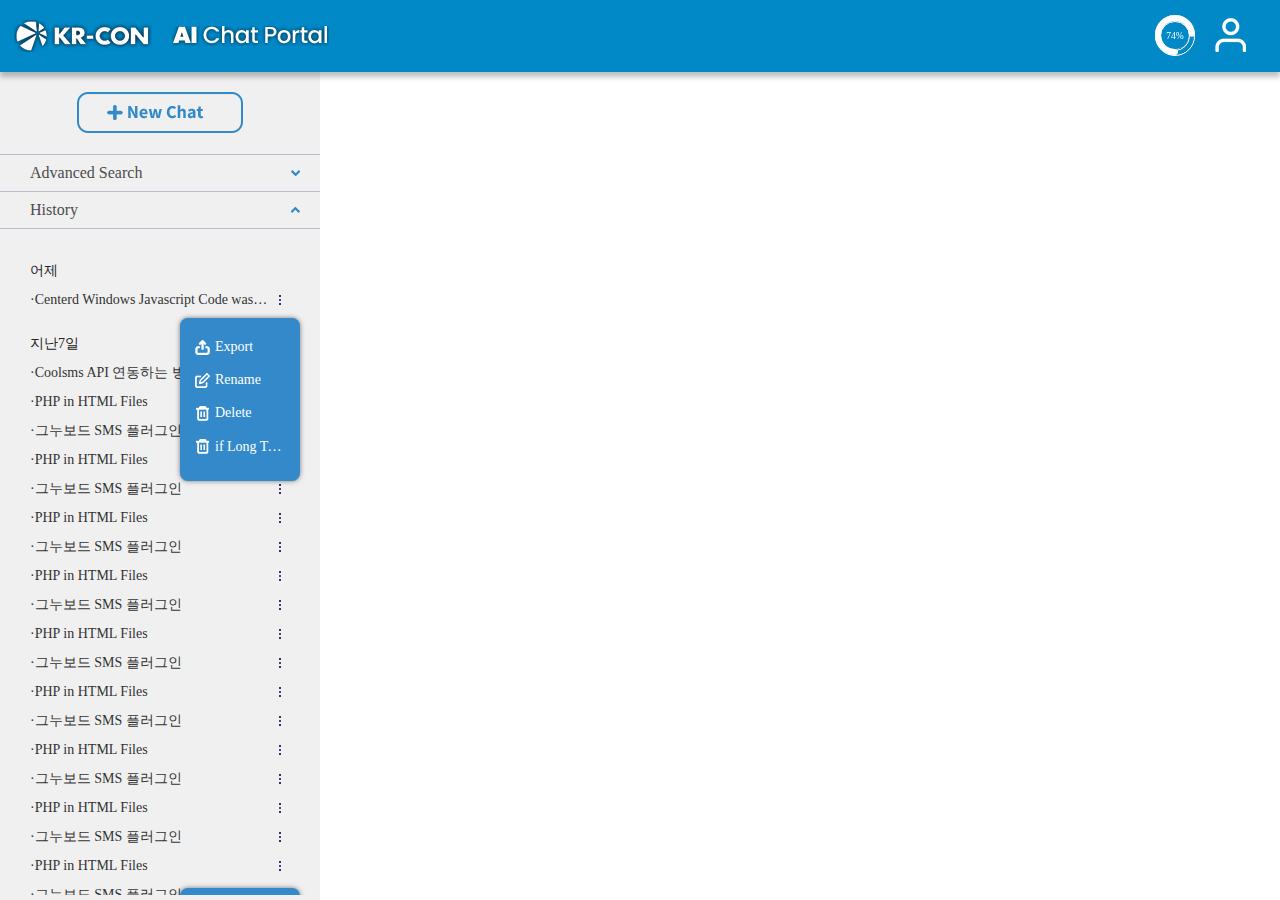
<file: index.html>
<!DOCTYPE html>
<html lang="ko">

<head>
	<meta charset="UTF-8">
	<meta name="viewport" content="width=device-width, initial-scale=1.0">
	<title>AI Chat Portal</title>
	<link rel="stylesheet" href="css/global.css" />
	<script src="https://ajax.googleapis.com/ajax/libs/jquery/1.7.2/jquery.min.js"></script>
	<script src="js/common.js"></script>
	<script src="js/gauge.min.js"></script>
</head>

<body>
	<header>
		<a href="#" class="logo">
			<img src="imgs/ico_logo_krCon.png" />
			<img src="imgs/txt_aiChatPortal.png" alt="AI Chat Portal" />
		</a>
		<div class="rButtons">
			<div class="guage">
				<div class="gInner">
					<canvas width="40" height="40" id="guage"></canvas>
					<div id="guage-text"></div>
				</div>
				<div class="modalCloud">
					총 할당량 100% 중 75%<br />사용하셨습니다.(75%)
				</div>
			</div>
			<button class="btn-myInfo"></button>
			<button class="btn-headerGnb"></button>
		</div>
	</header>
	<div class="mainContainer">
		<aside>
			<div class="asideInfo">
				<div class="guage">
					<div class="gInner">
						<canvas width="40" height="40" id="guage2"></canvas>
						<div id="guage-text2"></div>
					</div>
					<div class="modalCloud">
						총 할당량 100% 중 75%<br />사용하셨습니다.(75%)
					</div>
				</div>
				<button class="btn-myInfo"></button>
			</div>
			<div class="newChat">
				<button class="btn-newChat"></button>
			</div>
			<ul>
				<li class="header">
					Advanced Search
				</li>
				<li class="cnt hide">
					<!-- open:열기, hide:닫기, scrollbar는 길어질경우 추가 -->
				</li>
				<li class="header open">
					History
				</li>
				<li class="cnt open scrollbar">
					<ul>
						<li class="time">어제</li>
						<li>
							<a class="link" href="#">Centerd Windows Javascript Code was good</a>
							<button class="btn-more"></button>
							<div class="detailBox active">
								<ul>
									<li><a href="#"><span class="ico export"></span>
											<p>Export</p>
										</a></li>
									<li><a href="#"><span class="ico rename"></span>
											<p>Rename</p>
										</a></li>
									<li><a href="#"><span class="ico delete"></span>
											<p>Delete</p>
										</a></li>
									<li>
										<a href="#"><span class="ico delete"></span>
											<p>if Long Text Long Text</p>
										</a>
									</li>
								</ul>
							</div>
						</li>
					</ul>
					<ul>
						<li class="time">지난7일</li>
						<li>
							<a class="link" href="#">Coolsms API 연동하는 방법 찾기 좀더 글자 길게 하려고</a><button
								class="btn-more"></button>
							<div class="detailBox">
								<ul>
									<li><a href="#"><span class="ico export"></span>Export</a></li>
									<li><a href="#"><span class="ico rename"></span>Rename</a></li>
									<li><a href="#"><span class="ico delete"></span>Delete</a></li>
								</ul>
							</div>
						</li>
						<li>
							<a class="link" href="#">PHP in HTML Files</a><button class="btn-more"></button>
						</li>
						<li>
							<a class="link" href="#">그누보드 SMS 플러그인</a><button class="btn-more"></button>
						</li>
						<li>
							<a class="link" href="#">PHP in HTML Files</a><button class="btn-more"></button>
						</li>
						<li>
							<a class="link" href="#">그누보드 SMS 플러그인</a><button class="btn-more"></button>
						</li>
						<li>
							<a class="link" href="#">PHP in HTML Files</a><button class="btn-more"></button>
						</li>
						<li>
							<a class="link" href="#">그누보드 SMS 플러그인</a><button class="btn-more"></button>
						</li>
						<li>
							<a class="link" href="#">PHP in HTML Files</a><button class="btn-more"></button>
						</li>
						<li>
							<a class="link" href="#">그누보드 SMS 플러그인</a><button class="btn-more"></button>
						</li>
						<li>
							<a class="link" href="#">PHP in HTML Files</a><button class="btn-more"></button>
						</li>
						<li>
							<a class="link" href="#">그누보드 SMS 플러그인</a><button class="btn-more"></button>
						</li>
						<li>
							<a class="link" href="#">PHP in HTML Files</a><button class="btn-more"></button>
						</li>
						<li>
							<a class="link" href="#">그누보드 SMS 플러그인</a><button class="btn-more"></button>
						</li>
						<li>
							<a class="link" href="#">PHP in HTML Files</a><button class="btn-more"></button>
						</li>
						<li>
							<a class="link" href="#">그누보드 SMS 플러그인</a><button class="btn-more"></button>
						</li>
						<li>
							<a class="link" href="#">PHP in HTML Files</a><button class="btn-more"></button>
						</li>
						<li>
							<a class="link" href="#">그누보드 SMS 플러그인</a><button class="btn-more"></button>
						</li>
						<li>
							<a class="link" href="#">PHP in HTML Files</a><button class="btn-more"></button>
						</li>
						<li>
							<a class="link" href="#">그누보드 SMS 플러그인</a><button class="btn-more"></button>
						</li>
						<li>
							<a class="link" href="#">PHP in HTML Files</a><button class="btn-more"></button>
						</li>
						<li>
							<a class="link" href="#">그누보드 SMS 플러그인</a><button class="btn-more"></button>
						</li>
						<li>
							<a class="link" href="#">PHP in HTML Files</a><button class="btn-more"></button>
						</li>
						<li>
							<a class="link" href="#">그누보드 SMS 플러그인</a><button class="btn-more"></button>
						</li>
						<li>
							<a class="link" href="#">PHP in HTML Files</a><button class="btn-more"></button>
						</li>
						<li>
							<a class="link" href="#">그누보드 SMS 플러그인</a><button class="btn-more"></button>
							<div class="detailBox bottom active">
								<!-- 아래쪽에 위치한것은 절대위치를 잡아 계산 후 bottom을 붙여주시면 됩니다. -->
								<ul>
									<li><a href="#"><span class="ico export"></span>
											<p>Export</p>
										</a></li>
									<li><a href="#"><span class="ico rename"></span>
											<p>Rename</p>
										</a></li>
									<li><a href="#"><span class="ico delete"></span>
											<p>Delete</p>
										</a></li>
									<li>
										<a href="#"><span class="ico delete"></span>
											<p>if Long Text Long Text</p>
										</a>
									</li>
								</ul>
							</div>
						</li>
					</ul>
				</li>
			</ul>
		</aside>
		<div class="contents">

		</div>
	</div>
</body>
<script>
	var opts = {
		angle: 0.5, // The span of the gauge arc
		lineWidth: 0.15, // The line thickness
		radiusScale: 1, // Relative radius
		limitMax: 100,     // If false, max value increases automatically if value > maxValue
		limitMin: false,     // If true, the min value of the gauge will be fixed
		colorStart: 'white',   // Colors
		colorStop: 'white',    // just experiment with them
		strokeColor: 'transparent',  // to see which ones work best for you
		generateGradient: false,
		highDpiSupport: true,     // High resolution support
	};
	var target = document.getElementById('guage'); // your canvas element
	var gauge = new Donut(target).setOptions(opts); // create sexy gauge!
	gauge.setTextField(document.getElementById("guage-text"));
	gauge.maxValue = 100; // set max gauge value
	gauge.setMinValue(0);  // Prefer setter over gauge.minValue = 0
	gauge.animationSpeed = 32; // set animation speed (32 is default value)
	gauge.set(75); // set actual value
</script>

</html>
</file>
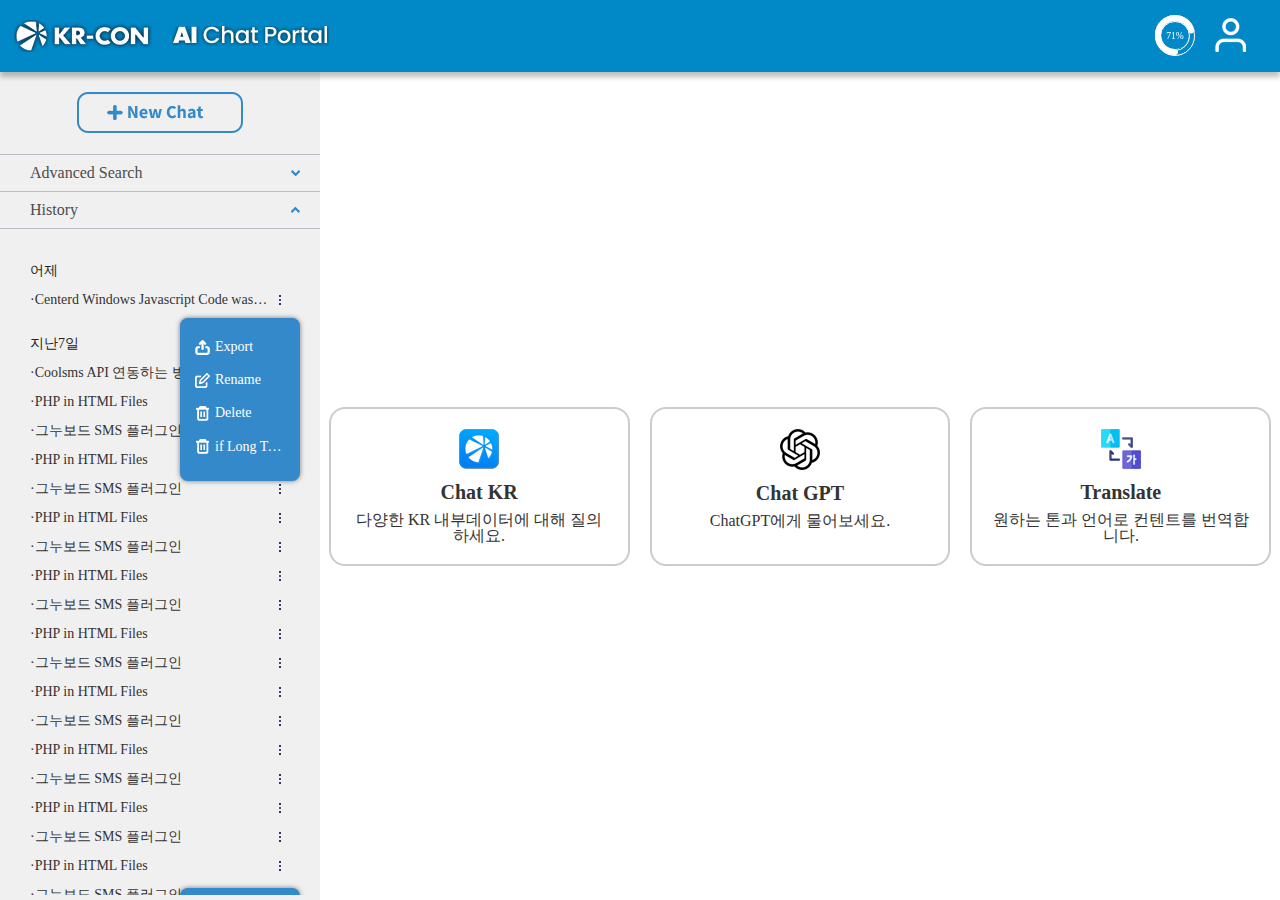
<file: chat.html>
<!DOCTYPE html>
<html lang="ko">

<head>
	<meta charset="UTF-8">
	<meta name="viewport"
		content="width=device-width, initial-scale=1.0, maximum-scale=1.0, minimum-scale=1.0, user-scalable=no">
	<title>AI Chat Portal</title>
	<link rel="stylesheet" href="css/global.css" />
	<link rel="stylesheet" href="css/chat.css" />
	<script src="https://ajax.googleapis.com/ajax/libs/jquery/1.7.2/jquery.min.js"></script>
	<script src="js/gauge.min.js"></script>
	<script src="js/common.js"></script>
</head>

<body>
	<header>
		<a href="#" class="logo">
			<img src="imgs/ico_logo_krCon.png" />
			<img src="imgs/txt_aiChatPortal.png" alt="AI Chat Portal" />
		</a>
		<div class="rButtons">
			<div class="guage">
				<div class="gInner">
					<canvas width="40" height="40" id="guage"></canvas>
					<div id="guage-text"></div>
				</div>
				<div class="modalCloud">
					총 할당량 100% 중 75%<br />사용하셨습니다.(75%)
				</div>
			</div>
			<button class="btn-myInfo"></button>
			<button class="btn-headerGnb"></button>
		</div>
	</header>
	<div class="mainContainer">
		<aside>
			<div class="asideInfo">
				<div class="guage">
					<div class="gInner">
						<canvas width="40" height="40" id="guage2"></canvas>
						<div id="guage-text2"></div>
					</div>
					<div class="modalCloud">
						총 할당량 100% 중 75%<br />사용하셨습니다.(75%)
					</div>
				</div>
				<button class="btn-myInfo"></button>
			</div>
			<div class="newChat">
				<button class="btn-newChat"></button>
			</div>
			<ul>
				<li class="header">
					Advanced Search
				</li>
				<li class="cnt hide">
					<!-- open:열기, hide:닫기, scrollbar는 길어질경우 추가 -->
				</li>
				<li class="header open">
					History
				</li>
				<li class="cnt open scrollbar">
					<ul>
						<li class="time">어제</li>
						<li>
							<a class="link" href="#">Centerd Windows Javascript Code was good</a>
							<button class="btn-more"></button>
							<div class="detailBox active">
								<ul>
									<li><a href="#"><span class="ico export"></span>
											<p>Export</p>
										</a></li>
									<li><a href="#"><span class="ico rename"></span>
											<p>Rename</p>
										</a></li>
									<li><a href="#"><span class="ico delete"></span>
											<p>Delete</p>
										</a></li>
									<li>
										<a href="#"><span class="ico delete"></span>
											<p>if Long Text Long Text</p>
										</a>
									</li>
								</ul>
							</div>
						</li>
					</ul>
					<ul>
						<li class="time">지난7일</li>
						<li>
							<a class="link" href="#">Coolsms API 연동하는 방법 찾기 좀더 글자 길게 하려고</a><button
								class="btn-more"></button>
							<div class="detailBox">
								<ul>
									<li><a href="#"><span class="ico export"></span>Export</a></li>
									<li><a href="#"><span class="ico rename"></span>Rename</a></li>
									<li><a href="#"><span class="ico delete"></span>Delete</a></li>
								</ul>
							</div>
						</li>
						<li>
							<a class="link" href="#">PHP in HTML Files</a><button class="btn-more"></button>
						</li>
						<li>
							<a class="link" href="#">그누보드 SMS 플러그인</a><button class="btn-more"></button>
						</li>
						<li>
							<a class="link" href="#">PHP in HTML Files</a><button class="btn-more"></button>
						</li>
						<li>
							<a class="link" href="#">그누보드 SMS 플러그인</a><button class="btn-more"></button>
						</li>
						<li>
							<a class="link" href="#">PHP in HTML Files</a><button class="btn-more"></button>
						</li>
						<li>
							<a class="link" href="#">그누보드 SMS 플러그인</a><button class="btn-more"></button>
						</li>
						<li>
							<a class="link" href="#">PHP in HTML Files</a><button class="btn-more"></button>
						</li>
						<li>
							<a class="link" href="#">그누보드 SMS 플러그인</a><button class="btn-more"></button>
						</li>
						<li>
							<a class="link" href="#">PHP in HTML Files</a><button class="btn-more"></button>
						</li>
						<li>
							<a class="link" href="#">그누보드 SMS 플러그인</a><button class="btn-more"></button>
						</li>
						<li>
							<a class="link" href="#">PHP in HTML Files</a><button class="btn-more"></button>
						</li>
						<li>
							<a class="link" href="#">그누보드 SMS 플러그인</a><button class="btn-more"></button>
						</li>
						<li>
							<a class="link" href="#">PHP in HTML Files</a><button class="btn-more"></button>
						</li>
						<li>
							<a class="link" href="#">그누보드 SMS 플러그인</a><button class="btn-more"></button>
						</li>
						<li>
							<a class="link" href="#">PHP in HTML Files</a><button class="btn-more"></button>
						</li>
						<li>
							<a class="link" href="#">그누보드 SMS 플러그인</a><button class="btn-more"></button>
						</li>
						<li>
							<a class="link" href="#">PHP in HTML Files</a><button class="btn-more"></button>
						</li>
						<li>
							<a class="link" href="#">그누보드 SMS 플러그인</a><button class="btn-more"></button>
						</li>
						<li>
							<a class="link" href="#">PHP in HTML Files</a><button class="btn-more"></button>
						</li>
						<li>
							<a class="link" href="#">그누보드 SMS 플러그인</a><button class="btn-more"></button>
						</li>
						<li>
							<a class="link" href="#">PHP in HTML Files</a><button class="btn-more"></button>
						</li>
						<li>
							<a class="link" href="#">그누보드 SMS 플러그인</a><button class="btn-more"></button>
						</li>
						<li>
							<a class="link" href="#">PHP in HTML Files</a><button class="btn-more"></button>
						</li>
						<li>
							<a class="link" href="#">그누보드 SMS 플러그인</a><button class="btn-more"></button>
							<div class="detailBox bottom active">
								<!-- 아래쪽에 위치한것은 절대위치를 잡아 계산 후 bottom을 붙여주시면 됩니다. -->
								<ul>
									<li><a href="#"><span class="ico export"></span>
											<p>Export</p>
										</a></li>
									<li><a href="#"><span class="ico rename"></span>
											<p>Rename</p>
										</a></li>
									<li><a href="#"><span class="ico delete"></span>
											<p>Delete</p>
										</a></li>
									<li>
										<a href="#"><span class="ico delete"></span>
											<p>if Long Text Long Text</p>
										</a>
									</li>
								</ul>
							</div>
						</li>
					</ul>
				</li>
			</ul>
		</aside>
		<div class="contents">
			<div class="chat">
				<div class="link">
					<a href="conversation.html">
						<img src="./imgs/ico_dialogue_robot.png" />
						<p class="tit">Chat KR</p>
						<p>다양한 KR 내부데이터에 대해 질의하세요.</p>
					</a>
					<a href="#">
						<img src="./imgs/ico_chatgpt.png" />
						<p class="tit">Chat GPT</p>
						<p>ChatGPT에게 물어보세요.</p>
					</a>
					<a href="translate.html">
						<img src="./imgs/ico_chatTranslate.png" />
						<p class="tit">Translate</p>
						<p>원하는 톤과 언어로 컨텐트를 번역합니다.</p>
					</a>
				</div>
			</div>
		</div>
	</div>
</body>
<script>
	$(document).ready(function () {
		$('textarea').on('input', function () {
			const maxLines = 16; // 최대 줄 수
			const lineHeight = parseInt($(this).css('line-height')); // 줄 높이 계산
			const lines = this.value.split('\n').length; // 현재 줄 수 계산

			// 현재 줄 수가 maxLines를 초과하면
			if (lines > maxLines) {
				const trimmedText = this.value.split('\n').slice(0, maxLines).join('\n');
				$(this).val(trimmedText); // 초과된 줄을 제거

				alert("최대 16줄까지만 입력할 수 있습니다.");
			}

			$(this).css('height', 'auto');
			$(this).css('height', this.scrollHeight + 'px');

			const $parent = $(this).closest('.message');
			if ($parent.length) {
				$parent.css('height', 'auto');
				$parent.css('height', $parent[0].scrollHeight + 4 + 'px');
			}

			const $grandParent = $parent.closest('.chat_input');
			if ($grandParent.length) {
				$grandParent.css('height', 'auto');
				$grandParent.css('height', $grandParent[0].scrollHeight + 'px');
			}

			const $content = $('.cvsn_content');
			if ($content.length) {
				const newPaddingBottom = $(this)[0].scrollHeight + 147; // 여유 공간 추가
				$content.css('padding-bottom', newPaddingBottom + 'px');

				$content.scrollTop($content[0].scrollHeight);
			}
		});
	});
</script>

</html>
</file>
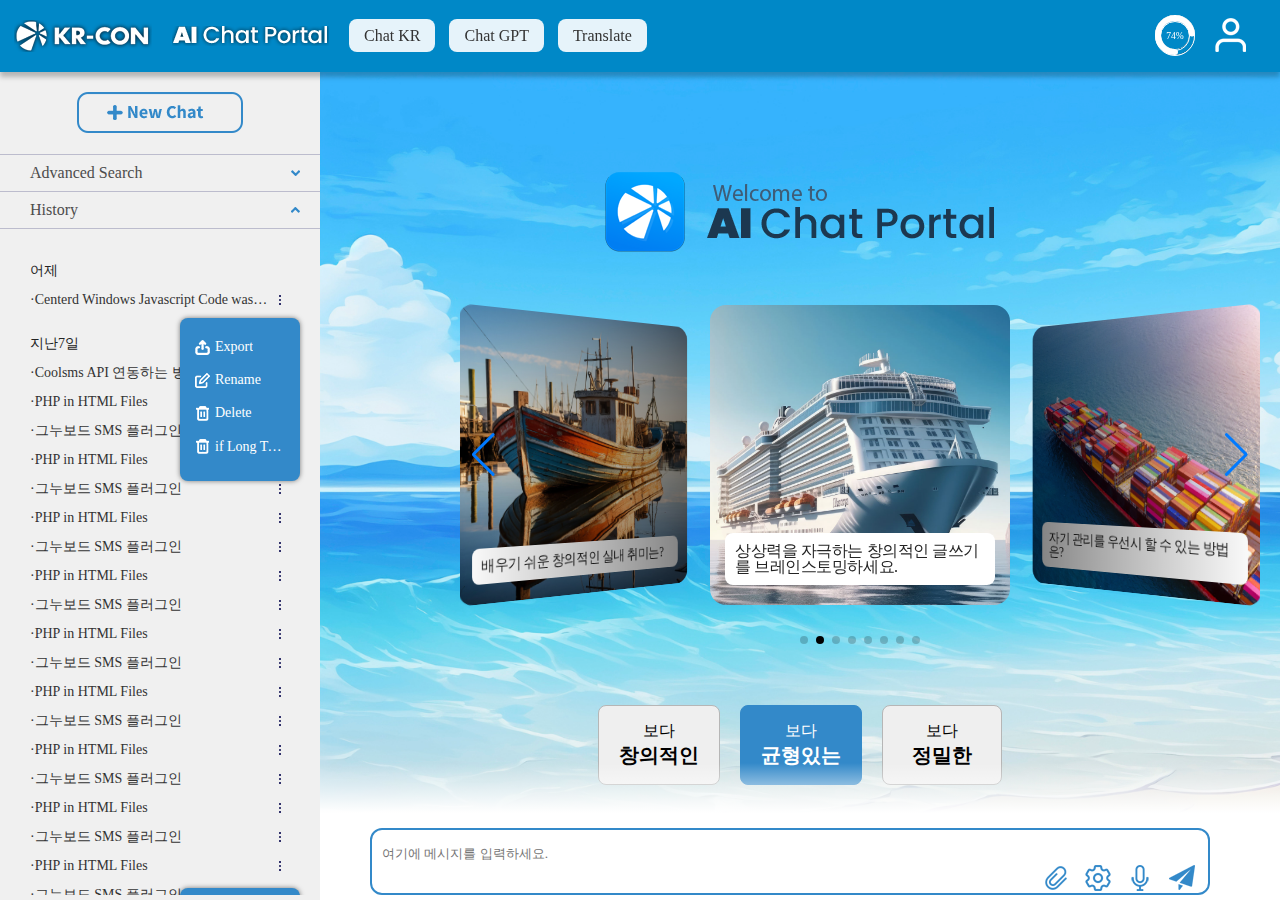
<file: chat_new.html>
<!DOCTYPE html>
<html lang="ko">

<head>
	<meta charset="UTF-8">
	<meta name="viewport"
		content="width=device-width, initial-scale=1.0, maximum-scale=1.0, minimum-scale=1.0, user-scalable=no">
	<title>AI Chat Portal</title>
	<link rel="stylesheet" href="css/global.css" />
	<link rel="stylesheet" href="css/chat_new.css" />
	<link rel="stylesheet" href="https://cdn.jsdelivr.net/npm/swiper@11/swiper-bundle.min.css" />
	<script src="https://ajax.googleapis.com/ajax/libs/jquery/1.7.2/jquery.min.js"></script>
	<script src="js/common.js"></script>
	<script src="js/gauge.min.js"></script>
	<script src="https://cdn.jsdelivr.net/npm/swiper@11/swiper-bundle.min.js"></script>
	<script>
		$(document).ready(function () {
			function getSeason() {
				var today = new Date();
				var month = today.getMonth() + 1;
				if (month >= 3 && month <= 5) {
					return 'spring';
				} else if (month >= 6 && month <= 8) {
					return 'summer';
				} else if (month >= 9 && month <= 11) {
					return 'autumn';
				} else {
					return 'winter';
				}
			}

			var season = getSeason();
			$('.chat_new').removeClass('spring summer autumn winter').addClass(season);

			var swiper = new Swiper(".mySwiper", {
				initialSlide: 1,
				effect: "coverflow",
				grabCursor: true,
				centeredSlides: true,
				slidesPerView: "auto",
				coverflowEffect: {
					rotate: 50,
					stretch: 0,
					depth: 100,
					modifier: 1,
					slideShadows: true,
				},
				navigation: {
					nextEl: ".swiper-button-next",
					prevEl: ".swiper-button-prev",
				},
				pagination: {
					el: ".swiper-pagination",
				},
			});
		})
	</script>
</head>

<body>
	<header>
		<div class="lefty">
			<a href="#" class="logo">
				<img src="imgs/ico_logo_krCon.png" />
				<img src="imgs/txt_aiChatPortal.png" alt="AI Chat Portal" />
			</a>
			<div class="top_menu">
				<a href="conversation.html">Chat KR</a>
				<a href="#">Chat GPT</a>
				<a href="translate.html">Translate</a>
			</div>
		</div>
		<div class="rButtons">
			<div class="guage">
				<div class="gInner">
					<canvas width="40" height="40" id="guage"></canvas>
					<div id="guage-text"></div>
				</div>
				<div class="modalCloud">
					총 할당량 100% 중 75%<br />사용하셨습니다.(75%)
				</div>
			</div>
			<button class="btn-myInfo"></button>
			<button class="btn-headerGnb"></button>
		</div>
	</header>
	<div class="mainContainer">
		<aside>
			<div class="asideInfo">
				<div class="guage">
					<div class="gInner">
						<canvas width="40" height="40" id="guage2"></canvas>
						<div id="guage-text2"></div>
					</div>
					<div class="modalCloud">
						총 할당량 100% 중 75%<br />사용하셨습니다.(75%)
					</div>
				</div>
				<button class="btn-myInfo"></button>
			</div>
			<div class="newChat">
				<button class="btn-newChat"></button>
			</div>
			<ul>
				<li class="header">
					Advanced Search
				</li>
				<li class="cnt hide">
					<!-- open:열기, hide:닫기, scrollbar는 길어질경우 추가 -->
				</li>
				<li class="header open">
					History
				</li>
				<li class="cnt open scrollbar">
					<ul>
						<li class="time">어제</li>
						<li>
							<a class="link" href="#">Centerd Windows Javascript Code was good</a>
							<button class="btn-more"></button>
							<div class="detailBox active">
								<ul>
									<li><a href="#"><span class="ico export"></span>
											<p>Export</p>
										</a></li>
									<li><a href="#"><span class="ico rename"></span>
											<p>Rename</p>
										</a></li>
									<li><a href="#"><span class="ico delete"></span>
											<p>Delete</p>
										</a></li>
									<li>
										<a href="#"><span class="ico delete"></span>
											<p>if Long Text Long Text</p>
										</a>
									</li>
								</ul>
							</div>
						</li>
					</ul>
					<ul>
						<li class="time">지난7일</li>
						<li>
							<a class="link" href="#">Coolsms API 연동하는 방법 찾기 좀더 글자 길게 하려고</a><button
								class="btn-more"></button>
							<div class="detailBox">
								<ul>
									<li><a href="#"><span class="ico export"></span>Export</a></li>
									<li><a href="#"><span class="ico rename"></span>Rename</a></li>
									<li><a href="#"><span class="ico delete"></span>Delete</a></li>
								</ul>
							</div>
						</li>
						<li>
							<a class="link" href="#">PHP in HTML Files</a><button class="btn-more"></button>
						</li>
						<li>
							<a class="link" href="#">그누보드 SMS 플러그인</a><button class="btn-more"></button>
						</li>
						<li>
							<a class="link" href="#">PHP in HTML Files</a><button class="btn-more"></button>
						</li>
						<li>
							<a class="link" href="#">그누보드 SMS 플러그인</a><button class="btn-more"></button>
						</li>
						<li>
							<a class="link" href="#">PHP in HTML Files</a><button class="btn-more"></button>
						</li>
						<li>
							<a class="link" href="#">그누보드 SMS 플러그인</a><button class="btn-more"></button>
						</li>
						<li>
							<a class="link" href="#">PHP in HTML Files</a><button class="btn-more"></button>
						</li>
						<li>
							<a class="link" href="#">그누보드 SMS 플러그인</a><button class="btn-more"></button>
						</li>
						<li>
							<a class="link" href="#">PHP in HTML Files</a><button class="btn-more"></button>
						</li>
						<li>
							<a class="link" href="#">그누보드 SMS 플러그인</a><button class="btn-more"></button>
						</li>
						<li>
							<a class="link" href="#">PHP in HTML Files</a><button class="btn-more"></button>
						</li>
						<li>
							<a class="link" href="#">그누보드 SMS 플러그인</a><button class="btn-more"></button>
						</li>
						<li>
							<a class="link" href="#">PHP in HTML Files</a><button class="btn-more"></button>
						</li>
						<li>
							<a class="link" href="#">그누보드 SMS 플러그인</a><button class="btn-more"></button>
						</li>
						<li>
							<a class="link" href="#">PHP in HTML Files</a><button class="btn-more"></button>
						</li>
						<li>
							<a class="link" href="#">그누보드 SMS 플러그인</a><button class="btn-more"></button>
						</li>
						<li>
							<a class="link" href="#">PHP in HTML Files</a><button class="btn-more"></button>
						</li>
						<li>
							<a class="link" href="#">그누보드 SMS 플러그인</a><button class="btn-more"></button>
						</li>
						<li>
							<a class="link" href="#">PHP in HTML Files</a><button class="btn-more"></button>
						</li>
						<li>
							<a class="link" href="#">그누보드 SMS 플러그인</a><button class="btn-more"></button>
						</li>
						<li>
							<a class="link" href="#">PHP in HTML Files</a><button class="btn-more"></button>
						</li>
						<li>
							<a class="link" href="#">그누보드 SMS 플러그인</a><button class="btn-more"></button>
						</li>
						<li>
							<a class="link" href="#">PHP in HTML Files</a><button class="btn-more"></button>
						</li>
						<li>
							<a class="link" href="#">그누보드 SMS 플러그인</a><button class="btn-more"></button>
							<div class="detailBox bottom active">
								<!-- 아래쪽에 위치한것은 절대위치를 잡아 계산 후 bottom을 붙여주시면 됩니다. -->
								<ul>
									<li><a href="#"><span class="ico export"></span>
											<p>Export</p>
										</a></li>
									<li><a href="#"><span class="ico rename"></span>
											<p>Rename</p>
										</a></li>
									<li><a href="#"><span class="ico delete"></span>
											<p>Delete</p>
										</a></li>
									<li>
										<a href="#"><span class="ico delete"></span>
											<p>if Long Text Long Text</p>
										</a>
									</li>
								</ul>
							</div>
						</li>
					</ul>
				</li>
			</ul>
		</aside>
		<div class="contents">
			<div class="chat_new summer">
				<div class="logo">
					<img src="./imgs/logo_newchat.png" alt="Welcome to AI Chat Portal" />
				</div>
				<div class="swiper mySwiper">
					<div class="swiper-wrapper">
						<div class="swiper-slide">
							<img src="./imgs/ship_01.jpg" />
							<div class="desc">배우기 쉬운 창의적인 실내 취미는?</div>
						</div>
						<div class="swiper-slide">
							<img src="./imgs/ship_02.jpg" />
							<div class="desc">상상력을 자극하는 창의적인 글쓰기를 브레인스토밍하세요.</div>
						</div>
						<div class="swiper-slide">
							<img src="./imgs/ship_03.jpg" />
							<div class="desc">자기 관리를 우선시 할 수 있는 방법은?</div>
						</div>
						<div class="swiper-slide">
							<img src="./imgs/ship_04.jpg" />
							<div class="desc">배우기 쉬운 창의적인 실내 취미는?</div>
						</div>
						<div class="swiper-slide">
							<img src="./imgs/ship_01.jpg" />
							<div class="desc">상상력을 자극하는 창의적인 글쓰기를 브레인스토밍하세요.</div>
						</div>
						<div class="swiper-slide">
							<img src="./imgs/ship_02.jpg" />
							<div class="desc">자기 관리를 우선시 할 수 있는 방법은?</div>
						</div>
						<div class="swiper-slide">
							<img src="./imgs/ship_03.jpg" />
							<div class="desc">배우기 쉬운 창의적인 실내 취미는 무엇입니까?</div>
						</div>
						<div class="swiper-slide">
							<img src="./imgs/ship_04.jpg" />
							<div class="desc">상상력을 자극하는 창의적인 글쓰기를 브레인스토밍하세요.</div>
						</div>
					</div>
					<div class="swiper-button-next"></div>
					<div class="swiper-button-prev"></div>
					<div class="swiper-pagination"></div>
				</div>
				<div class="select_type">
					<button>
						<span>보다</span>
						<p>창의적인</p>
					</button>
					<button class="active">
						<span>보다</span>
						<p>균형있는</p>
					</button>
					<button>
						<span>보다</span>
						<p>정밀한</p>
					</button>
				</div>
				<div class="chat_input">
					<div class="message">
						<div class="msgInner">
							<textarea placeholder="여기에 메시지를 입력하세요."></textarea>
							<div class="msg_tool">
								<ul>
									<li><button class="btn-attach"></button></li>
									<li><button class="btn-setting"></button></li>
									<li><button class="btn-rec"></button></li>
									<li><button class="btn-send"></button></li>
								</ul>
							</div>
						</div>
					</div>
				</div>
			</div>
		</div>
	</div>
</body>
<script>
	var opts = {
		angle: 0.5, // The span of the gauge arc
		lineWidth: 0.15, // The line thickness
		radiusScale: 1, // Relative radius
		limitMax: 100,     // If false, max value increases automatically if value > maxValue
		limitMin: false,     // If true, the min value of the gauge will be fixed
		colorStart: 'white',   // Colors
		colorStop: 'white',    // just experiment with them
		strokeColor: 'transparent',  // to see which ones work best for you
		generateGradient: false,
		highDpiSupport: true,     // High resolution support
	};
	var target = document.getElementById('guage'); // your canvas element
	var gauge = new Donut(target).setOptions(opts); // create sexy gauge!
	gauge.setTextField(document.getElementById("guage-text"));
	gauge.maxValue = 100; // set max gauge value
	gauge.setMinValue(0);  // Prefer setter over gauge.minValue = 0
	gauge.animationSpeed = 32; // set animation speed (32 is default value)
	gauge.set(75); // set actual value
</script>

</html>
</file>
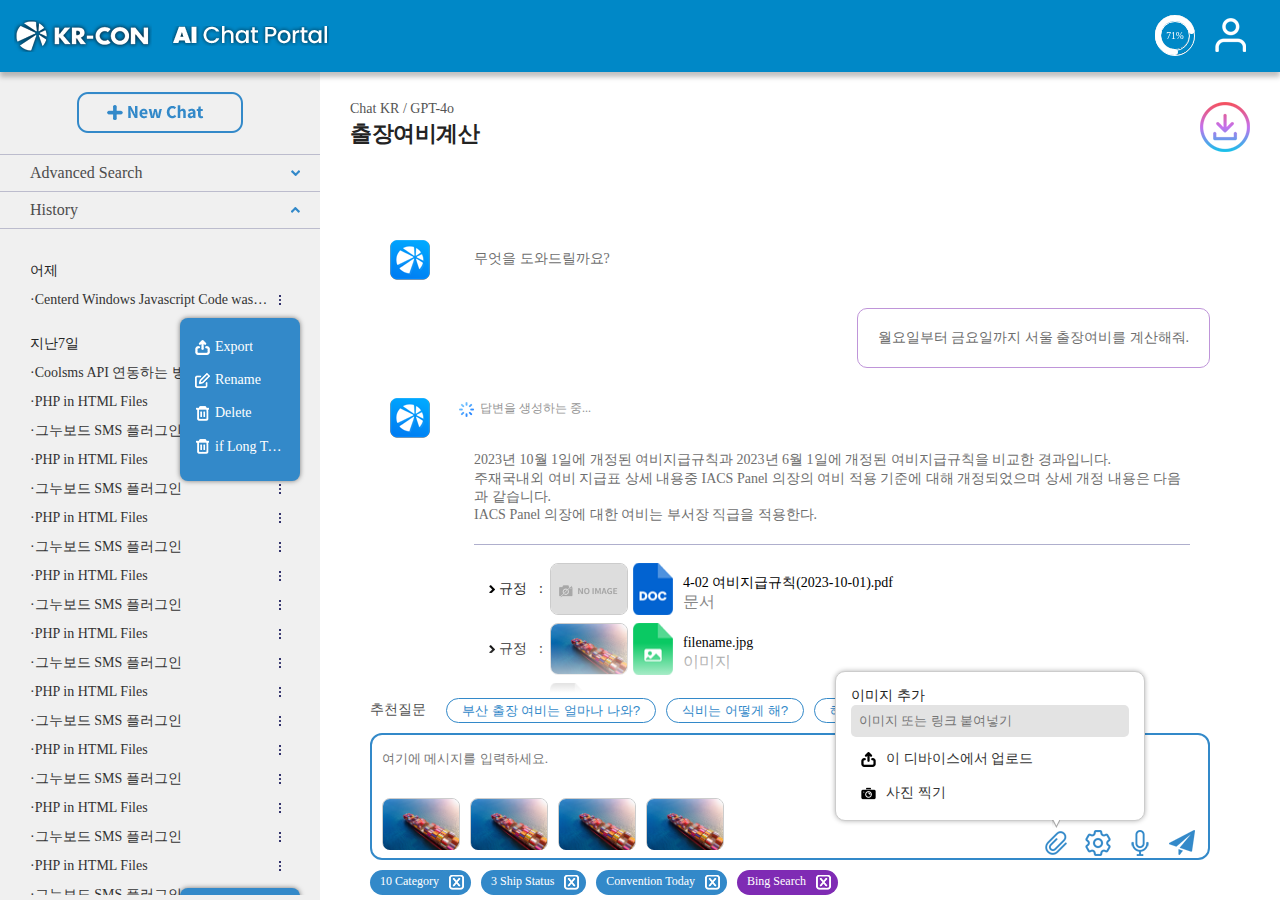
<file: conversation.html>
<!DOCTYPE html>
<html lang="ko">

<head>
	<meta charset="UTF-8">
	<meta name="viewport"
		content="width=device-width, initial-scale=1.0, maximum-scale=1.0, minimum-scale=1.0, user-scalable=no">
	<title>AI Chat Portal</title>
	<link rel="stylesheet" href="css/global.css" />
	<link rel="stylesheet" href="css/conversation.css" />
	<script src="https://ajax.googleapis.com/ajax/libs/jquery/1.7.2/jquery.min.js"></script>
	<script src="js/gauge.min.js"></script>
	<script src="js/common.js"></script>
</head>

<body>
	<header>
		<a href="#" class="logo">
			<img src="imgs/ico_logo_krCon.png" />
			<img src="imgs/txt_aiChatPortal.png" alt="AI Chat Portal" />
		</a>
		<div class="rButtons">
			<div class="guage">
				<div class="gInner">
					<canvas width="40" height="40" id="guage"></canvas>
					<div id="guage-text"></div>
				</div>
				<div class="modalCloud">
					총 할당량 100% 중 75%<br />사용하셨습니다.(75%)
				</div>
			</div>
			<button class="btn-myInfo"></button>
			<button class="btn-headerGnb"></button>
		</div>
	</header>
	<div class="mainContainer">
		<aside>
			<div class="asideInfo">
				<div class="guage">
					<div class="gInner">
						<canvas width="40" height="40" id="guage2"></canvas>
						<div id="guage-text2"></div>
					</div>
					<div class="modalCloud">
						총 할당량 100% 중 75%<br />사용하셨습니다.(75%)
					</div>
				</div>
				<button class="btn-myInfo"></button>
			</div>
			<div class="newChat">
				<button class="btn-newChat"></button>
			</div>
			<ul>
				<li class="header">
					Advanced Search
				</li>
				<li class="cnt hide">
					<!-- open:열기, hide:닫기, scrollbar는 길어질경우 추가 -->
				</li>
				<li class="header open">
					History
				</li>
				<li class="cnt open scrollbar">
					<ul>
						<li class="time">어제</li>
						<li>
							<a class="link" href="#">Centerd Windows Javascript Code was good</a>
							<button class="btn-more"></button>
							<div class="detailBox active">
								<ul>
									<li><a href="#"><span class="ico export"></span>
											<p>Export</p>
										</a></li>
									<li><a href="#"><span class="ico rename"></span>
											<p>Rename</p>
										</a></li>
									<li><a href="#"><span class="ico delete"></span>
											<p>Delete</p>
										</a></li>
									<li>
										<a href="#"><span class="ico delete"></span>
											<p>if Long Text Long Text</p>
										</a>
									</li>
								</ul>
							</div>
						</li>
					</ul>
					<ul>
						<li class="time">지난7일</li>
						<li>
							<a class="link" href="#">Coolsms API 연동하는 방법 찾기 좀더 글자 길게 하려고</a><button class="btn-more"></button>
							<div class="detailBox">
								<ul>
									<li><a href="#"><span class="ico export"></span>Export</a></li>
									<li><a href="#"><span class="ico rename"></span>Rename</a></li>
									<li><a href="#"><span class="ico delete"></span>Delete</a></li>
								</ul>
							</div>
						</li>
						<li>
							<a class="link" href="#">PHP in HTML Files</a><button class="btn-more"></button>
						</li>
						<li>
							<a class="link" href="#">그누보드 SMS 플러그인</a><button class="btn-more"></button>
						</li>
						<li>
							<a class="link" href="#">PHP in HTML Files</a><button class="btn-more"></button>
						</li>
						<li>
							<a class="link" href="#">그누보드 SMS 플러그인</a><button class="btn-more"></button>
						</li>
						<li>
							<a class="link" href="#">PHP in HTML Files</a><button class="btn-more"></button>
						</li>
						<li>
							<a class="link" href="#">그누보드 SMS 플러그인</a><button class="btn-more"></button>
						</li>
						<li>
							<a class="link" href="#">PHP in HTML Files</a><button class="btn-more"></button>
						</li>
						<li>
							<a class="link" href="#">그누보드 SMS 플러그인</a><button class="btn-more"></button>
						</li>
						<li>
							<a class="link" href="#">PHP in HTML Files</a><button class="btn-more"></button>
						</li>
						<li>
							<a class="link" href="#">그누보드 SMS 플러그인</a><button class="btn-more"></button>
						</li>
						<li>
							<a class="link" href="#">PHP in HTML Files</a><button class="btn-more"></button>
						</li>
						<li>
							<a class="link" href="#">그누보드 SMS 플러그인</a><button class="btn-more"></button>
						</li>
						<li>
							<a class="link" href="#">PHP in HTML Files</a><button class="btn-more"></button>
						</li>
						<li>
							<a class="link" href="#">그누보드 SMS 플러그인</a><button class="btn-more"></button>
						</li>
						<li>
							<a class="link" href="#">PHP in HTML Files</a><button class="btn-more"></button>
						</li>
						<li>
							<a class="link" href="#">그누보드 SMS 플러그인</a><button class="btn-more"></button>
						</li>
						<li>
							<a class="link" href="#">PHP in HTML Files</a><button class="btn-more"></button>
						</li>
						<li>
							<a class="link" href="#">그누보드 SMS 플러그인</a><button class="btn-more"></button>
						</li>
						<li>
							<a class="link" href="#">PHP in HTML Files</a><button class="btn-more"></button>
						</li>
						<li>
							<a class="link" href="#">그누보드 SMS 플러그인</a><button class="btn-more"></button>
						</li>
						<li>
							<a class="link" href="#">PHP in HTML Files</a><button class="btn-more"></button>
						</li>
						<li>
							<a class="link" href="#">그누보드 SMS 플러그인</a><button class="btn-more"></button>
						</li>
						<li>
							<a class="link" href="#">PHP in HTML Files</a><button class="btn-more"></button>
						</li>
						<li>
							<a class="link" href="#">그누보드 SMS 플러그인</a><button class="btn-more"></button>
							<div class="detailBox bottom active">
								<!-- 아래쪽에 위치한것은 절대위치를 잡아 계산 후 bottom을 붙여주시면 됩니다. -->
								<ul>
									<li><a href="#"><span class="ico export"></span>
											<p>Export</p>
										</a></li>
									<li><a href="#"><span class="ico rename"></span>
											<p>Rename</p>
										</a></li>
									<li><a href="#"><span class="ico delete"></span>
											<p>Delete</p>
										</a></li>
									<li>
										<a href="#"><span class="ico delete"></span>
											<p>if Long Text Long Text</p>
										</a>
									</li>
								</ul>
							</div>
						</li>
					</ul>
				</li>
			</ul>
		</aside>
		<div class="contents">
			<div class="cvsn_content scrollbar">
				<div class="header">
					<div class="info">
						<div class="type">
							Chat KR / GPT-4o
						</div>
						<div class="cvsn_title">
							출장여비계산
						</div>
					</div>
					<button class="btn_download"></button>
				</div>
				<div class="stage">
					<div class="dialogue">
						<div class="chat robot">
							<div class="ico"></div>
							<div class="message">
								<div class="inner">
									무엇을 도와드릴까요?
								</div>
							</div>
						</div>
						<div class="chat user">
							<div class="message">
								<div class="inner">
									월요일부터 금요일까지 서울 출장여비를 계산해줘.
								</div>
							</div>
						</div>
						<div class="chat robot">
							<div class="ico"></div>
							<div class="message">
								<div class="loading_answer">
									답변을 생성하는 중...
								</div>
								<div class="inner">
									2023년 10월 1일에 개정된 여비지급규칙과 2023년 6월 1일에 개정된 여비지급규칙을 비교한 경과입니다.<br />
									주재국내외 여비 지급표 상세 내용중 IACS Panel 의장의 여비 적용 기준에 대해 개정되었으며 상세 개정
									내용은 다음과 같습니다.<br />
									IACS Panel 의장에 대한 여비는 부서장 직급을 적용한다.<br />
									<div class="attachment">
										<ul>
											<li>
												<span class="tit">규정</span>
												<a href="#">
													<div class="thumbnail">
														<img src="./imgs/thumbnail_noimage.png" alt="thumbnail" />
													</div>
													<div class="file_detail">
														<span class="ico doc"></span>
														<div class="file_info">
															<p class="name">4-02 여비지급규칙(2023-10-01).pdf</p>
															<p class="type">문서</p>
														</div>
													</div>
												</a>
											</li>
											<li>
												<span class="tit">규정</span>
												<a href="#">
													<div class="thumbnail">
														<img src="./imgs/temp_thumbnail.png" alt="thumbnail" />
													</div>
													<div class="file_detail">
														<span class="ico image"></span>
														<div class="file_info">
															<p class="name">filename.jpg</p>
															<p class="type">이미지</p>
														</div>
													</div>
												</a>
											</li>
											<li>
												<span class="tit">게시판</span>
												<a href="#">
													<div class="thumbnail hide">
														<img src="./imgs/temp_thumbnail.png" alt="thumbnail" />
													</div>
													<div class="file_detail">
														<span class="ico board"></span>
														<div class="file_info">
															<p class="name">여비지급규정 예외규정</p>
															<p class="type">타입없음</p>
														</div>
													</div>
												</a>
											</li>
										</ul>
									</div>
									<div class="choose_like">
										<button class="btn_thumbup on"></button>
										<button class="btn_thumbdown on"></button>
										<div class="modalCloud show">
											<!-- show로 제어하시면 됩니다. -->
											<textarea placeholder="비추천 사유를 입력하세요..."></textarea>
											<button class="btn-close"></button>
											<div>
												<button class="btn-confirm">확인</button>
											</div>
										</div>
									</div>
								</div>
							</div>
						</div>
						<div class="chat robot">
							<div class="ico"></div>
							<div class="message">
								<div class="inner">
									무엇을 도와드릴까요?
								</div>
							</div>
						</div>
						<div class="chat user">
							<div class="message">
								<div class="inner">
									죽고 싶어
								</div>
							</div>
						</div>
						<div class="chat robot error">
							<div class="ico"></div>
							<div class="message">
								<div class="inner">
									답변을 생성하던 도중 오류가 발생하였습니다.<br />
									이유: 이 프롬프트에는다음과 같은 콘텐츠가 포함되어 있습니다. 자해(medium)
								</div>
								<div class="reason">Content Safety error</div>
							</div>
						</div>
						<div class="chat robot tpm">
							<div class="ico"></div>
							<div class="message">
								<div class="inner">
									답변을 생성하던 도중 오류가 발생하였습니다.<br />
									이유: 현재 서비스이용량이 너무 많습니다.
								</div>
								<div class="reason">TPM(Token per minute) limit</div>
							</div>
						</div>
					</div>
				</div>
			</div>
			<div class="chat_input">
				<div class="recom_question">
					<div class="inner">
						<div class="tit">추천질문</div>
						<button class="btn-recom">부산 출장 여비는 얼마나 나와?</button>
						<button class="btn-recom">식비는 어떻게 해?</button>
						<button class="btn-recom">해외 출장의 경우는 어때?</button>
					</div>
				</div>
				<div class="message">
					<div class="msgInner">
						<textarea placeholder="여기에 메시지를 입력하세요."></textarea>
						<div class="thumbnail_images show"><!-- show를 붙이면 나옵니다. -->
							<div class="thumbSet">
								<img src="./imgs/temp_thumbnail.png" alt="thumbnail" />
								<button class="btn-close"></button>
							</div>
							<div class="thumbSet">
								<img src="./imgs/temp_thumbnail.png" alt="thumbnail" />
								<button class="btn-close"></button>
							</div>
							<div class="thumbSet">
								<img src="./imgs/temp_thumbnail.png" alt="thumbnail" />
								<button class="btn-close"></button>
							</div>
							<div class="thumbSet">
								<img src="./imgs/temp_thumbnail.png" alt="thumbnail" />
								<button class="btn-close"></button>
							</div>
						</div>
					</div>
					<div class="msg_tool">
						<ul>
							<li>
								<button class="btn-attach"></button>
								<div class="modalCloud show">
									<div class="attach_image">
										<div class="tit">이미지 추가</div>
										<input type="text" placeholder="이미지 또는 링크 붙여넣기" />
										<a href="#" class="upload">이 디바이스에서 업로드</a>
										<a href="#" class="photo">사진 찍기</a>
									</div>
								</div>
							</li>
							<li>
								<button class="btn-setting"></button>
								<div class="modalCloud">
									<div class="info preference">
										<div class="data">
											<ul>
												<li>
													<span class="tit">Temperature</span>
													<span class="value">
														<select>
															<option value="a">보다 창의적</option>
															<option value="b">보다 창의적</option>
															<option value="c">보다 창의적</option>
															<option value="d">보다 창의적</option>
														</select>
													</span>
												</li>
												<li>
													<span class="tit">Position</span>
													<span class="value">
														<select>
															<option value="a">한국어</option>
															<option value="b">영어</option>
															<option value="c">일본어</option>
															<option value="d">중국어</option>
														</select>
													</span>
												</li>
												<li>
													<span class="tit">Department</span>
													<span class="value">
														<label class="ios7-switch">
															<input type="checkbox" checked>
															<span></span>
														</label>
													</span>
												</li>
												<li>
													<span class="tit">Delete all chat</span>
													<span class="value">
														<label class="ios7-switch">
															<input type="checkbox">
															<span></span>
														</label>
													</span>
												</li>
											</ul>
										</div>
									</div>
								</div>
							</li>
							<li><button class="btn-rec"></button></li>
							<li><button class="btn-send"></button></li>
						</ul>
					</div>
					<div class="attach_img"><!-- show를 붙이면 보입니다.-->
						여기에 사진을 끌어다 놓으세요.
					</div>
				</div>
				<div class="fliters">
					<div class="inner">
						<div class="btn-filter">10 Category<button class="close"></button></div>
						<div class="btn-filter">3 Ship Status<button class="close"></button></div>
						<div class="btn-filter">Convention Today<button class="close"></button></div>
						<div class="btn-filter bing">Bing Search<button class="close"></button></div>
					</div>
				</div>
			</div>
		</div>
	</div>
</body>
<script>
	$(document).ready(function () {
		$('.chat_input textarea').on('input', function () {
			const maxLines = 10; // 최대 줄 수
			const lineHeight = parseInt($(this).css('line-height')); // 줄 높이 계산
			const lines = this.value.split('\n').length; // 현재 줄 수 계산

			// 현재 줄 수가 maxLines를 초과하면
			if (lines > maxLines) {
				const trimmedText = this.value.split('\n').slice(0, maxLines).join('\n');
				$(this).val(trimmedText); // 초과된 줄을 제거

				alert("최대 " + maxLines + "줄까지만 입력할 수 있습니다.");
			}

			$(this).css('height', 'auto');
			$(this).css('height', this.scrollHeight + 'px');

			const $parent = $(this).closest('.message');
			if ($parent.length) {
				$parent.css('height', 'auto');
				$parent.css('height', $parent[0].scrollHeight + 4 + 'px');
			}

			const $grandParent = $parent.closest('.chat_input');
			if ($grandParent.length) {
				$grandParent.css('height', 'auto');
				$grandParent.css('height', $grandParent[0].scrollHeight + 'px');
			}

			const $content = $('.cvsn_content');
			if ($content.length) {
				const newPaddingBottom = $(this)[0].scrollHeight + 147; // 여유 공간 추가
				$content.css('padding-bottom', newPaddingBottom + 'px');

				$content.scrollTop($content[0].scrollHeight);
			}
		});

	});
</script>

</html>
</file>
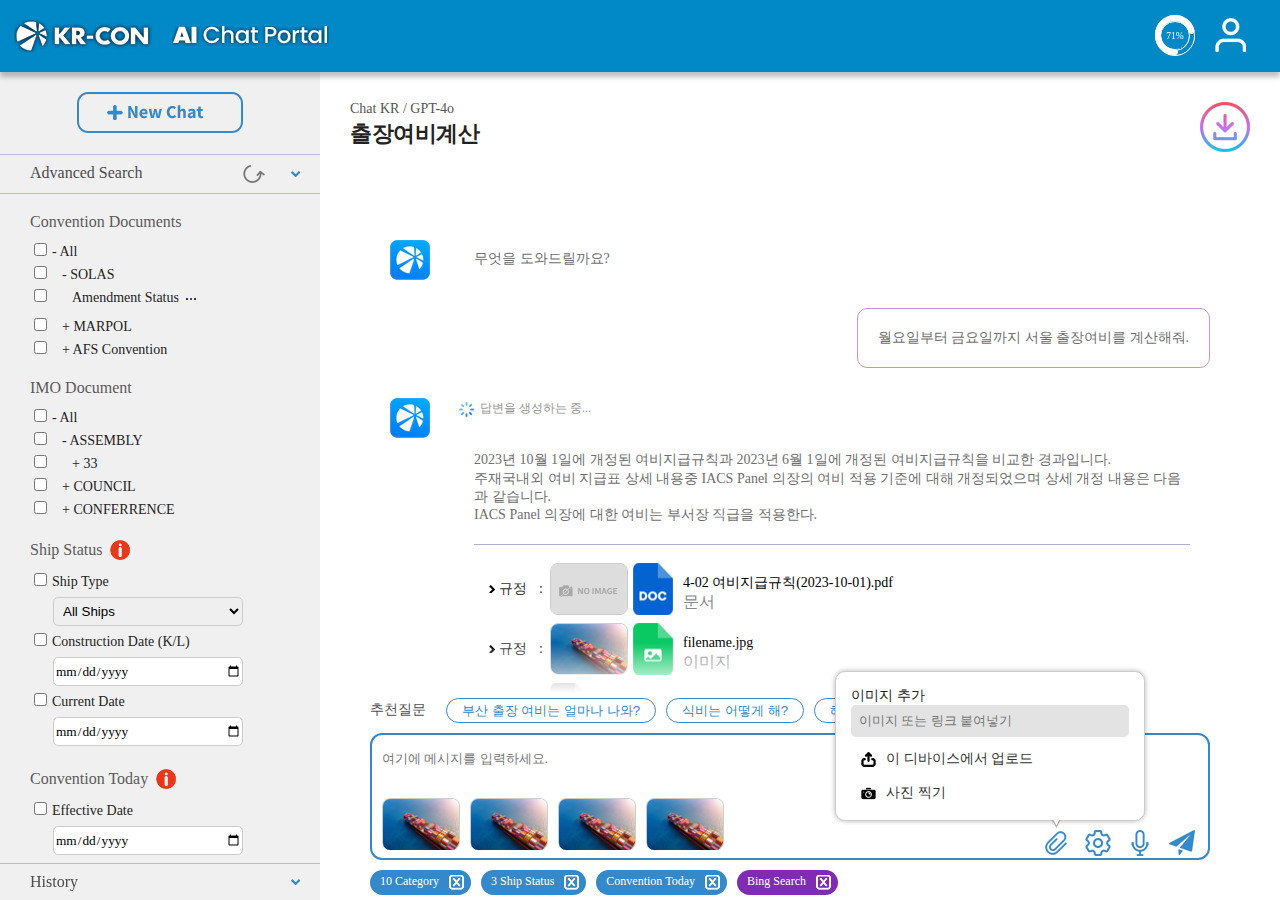
<file: filter.html>
<!DOCTYPE html>
<html lang="ko">

<head>
	<meta charset="UTF-8">
	<meta name="viewport"
		content="width=device-width, initial-scale=1.0, maximum-scale=1.0, minimum-scale=1.0, user-scalable=no">
	<title>AI Chat Portal</title>
	<link rel="stylesheet" href="css/global.css" />
	<link rel="stylesheet" href="css/conversation.css" />
	<script src="https://ajax.googleapis.com/ajax/libs/jquery/1.7.2/jquery.min.js"></script>
	<script src="js/gauge.min.js"></script>
	<script src="js/common.js"></script>
</head>

<body>
	<header>
		<a href="#" class="logo">
			<img src="imgs/ico_logo_krCon.png" />
			<img src="imgs/txt_aiChatPortal.png" alt="AI Chat Portal" />
		</a>
		<div class="rButtons">
			<div class="guage">
				<div class="gInner">
					<canvas width="40" height="40" id="guage"></canvas>
					<div id="guage-text"></div>
				</div>
				<div class="modalCloud">
					총 할당량 100% 중 75%<br />사용하셨습니다.(75%)
				</div>
			</div>
			<button class="btn-myInfo"></button>
			<button class="btn-headerGnb"></button>
		</div>
	</header>
	<div class="mainContainer">
		<aside>
			<div class="asideInfo">
				<div class="guage">
					<div class="gInner">
						<canvas width="40" height="40" id="guage2"></canvas>
						<div id="guage-text2"></div>
					</div>
					<div class="modalCloud">
						총 할당량 100% 중 75%<br />사용하셨습니다.(75%)
					</div>
				</div>
				<button class="btn-myInfo"></button>
			</div>
			<div class="newChat">
				<button class="btn-newChat"></button>
			</div>
			<ul>
				<li class="header">
					Advanced Search
					<button class="btn-reload"></button>
				</li>
				<li class="cnt adv_open scrollbar">
					<div class="filter_list">
						<div class="flt_title">
							Convention Documents
						</div>
						<ul>
							<li>
								<input type="checkbox" /><label>- All</label>
								<ul class="open">
									<li>
										<input type="checkbox" /><label>- SOLAS</label>
										<ul class="open">
											<li>
												<input type="checkbox" /><label>Amendment Status<button class="btn-summary"></button></label>
											</li>
										</ul>
									</li>
									<li>
										<input type="checkbox" /><label>+ MARPOL</label>
									</li>
									<li>
										<input type="checkbox" /><label>+ AFS Convention</label>
									</li>
								</ul>
							</li>
						</ul>
						<div class="flt_title">
							IMO Document
						</div>
						<ul>
							<li>
								<input type="checkbox" /><label>- All</label>
								<ul class="open">
									<li>
										<input type="checkbox" /><label>- ASSEMBLY</label>
										<ul class="open">
											<li>
												<input type="checkbox" /><label>+ 33</label>
											</li>
										</ul>
									</li>
									<li>
										<input type="checkbox" /><label>+ COUNCIL</label>
									</li>
									<li>
										<input type="checkbox" /><label>+ CONFERRENCE</label>
									</li>
								</ul>
							</li>
						</ul>
						<div class="flt_title">
							Ship Status <button class="btn-information">
								<div class="modalCloud show">Ship Status일 경우 설명글이 들어갑니다.</div>
							</button>
						</div>
						<ul class="select">
							<li>
								<input type="checkbox" /><label>Ship Type</label>
								<select>
									<option>All Ships</option>
									<option>Ships Type 01</option>
									<option>Ships Type 02</option>
									<option>Ships Type 03</option>
									<option>Ships Type 04</option>
									<option>Ships Type 05</option>
								</select>
							</li>
							<li>
								<input type="checkbox" /><label>Construction Date (K/L)</label>
								<input type="date">
							</li>
							<li>
								<input type="checkbox" /><label>Current Date</label>
								<input type="date">
							</li>
						</ul>
						<div class="flt_title">
							Convention Today <button class="btn-information">
								<div class="modalCloud show">IMO Document에는 적용되지 않는 필터입니다.</div>
							</button>
						</div>
						<ul class="select">
							<li>
								<input type="checkbox" /><label>Effective Date</label>
								<input type="date">
								<input type="date">
							</li>
						</ul>
					</div>
				</li>
				<li class="header">
					History
				</li>
				<li class="cnt scrollbar hide">
					<ul>
						<li class="time">어제</li>
						<li>
							<a class="link" href="#">Centerd Windows Javascript Code was good</a>
							<button class="btn-more"></button>
							<div class="detailBox active">
								<ul>
									<li><a href="#"><span class="ico export"></span>
											<p>Export</p>
										</a></li>
									<li><a href="#"><span class="ico rename"></span>
											<p>Rename</p>
										</a></li>
									<li><a href="#"><span class="ico delete"></span>
											<p>Delete</p>
										</a></li>
									<li>
										<a href="#"><span class="ico delete"></span>
											<p>if Long Text Long Text</p>
										</a>
									</li>
								</ul>
							</div>
						</li>
					</ul>
					<ul>
						<li class="time">지난7일</li>
						<li>
							<a class="link" href="#">Coolsms API 연동하는 방법 찾기 좀더 글자 길게 하려고</a><button class="btn-more"></button>
							<div class="detailBox">
								<ul>
									<li><a href="#"><span class="ico export"></span>Export</a></li>
									<li><a href="#"><span class="ico rename"></span>Rename</a></li>
									<li><a href="#"><span class="ico delete"></span>Delete</a></li>
								</ul>
							</div>
						</li>
						<li>
							<a class="link" href="#">PHP in HTML Files</a><button class="btn-more"></button>
						</li>
						<li>
							<a class="link" href="#">그누보드 SMS 플러그인</a><button class="btn-more"></button>
						</li>
						<li>
							<a class="link" href="#">PHP in HTML Files</a><button class="btn-more"></button>
						</li>
						<li>
							<a class="link" href="#">그누보드 SMS 플러그인</a><button class="btn-more"></button>
						</li>
						<li>
							<a class="link" href="#">PHP in HTML Files</a><button class="btn-more"></button>
						</li>
						<li>
							<a class="link" href="#">그누보드 SMS 플러그인</a><button class="btn-more"></button>
						</li>
						<li>
							<a class="link" href="#">PHP in HTML Files</a><button class="btn-more"></button>
						</li>
						<li>
							<a class="link" href="#">그누보드 SMS 플러그인</a><button class="btn-more"></button>
						</li>
						<li>
							<a class="link" href="#">PHP in HTML Files</a><button class="btn-more"></button>
						</li>
						<li>
							<a class="link" href="#">그누보드 SMS 플러그인</a><button class="btn-more"></button>
						</li>
						<li>
							<a class="link" href="#">PHP in HTML Files</a><button class="btn-more"></button>
						</li>
						<li>
							<a class="link" href="#">그누보드 SMS 플러그인</a><button class="btn-more"></button>
						</li>
						<li>
							<a class="link" href="#">PHP in HTML Files</a><button class="btn-more"></button>
						</li>
						<li>
							<a class="link" href="#">그누보드 SMS 플러그인</a><button class="btn-more"></button>
						</li>
						<li>
							<a class="link" href="#">PHP in HTML Files</a><button class="btn-more"></button>
						</li>
						<li>
							<a class="link" href="#">그누보드 SMS 플러그인</a><button class="btn-more"></button>
						</li>
					</ul>
				</li>
			</ul>
		</aside>
		<div class="contents">
			<div class="cvsn_content scrollbar">
				<div class="header">
					<div class="info">
						<div class="type">
							Chat KR / GPT-4o
						</div>
						<div class="cvsn_title">
							출장여비계산
						</div>
					</div>
					<button class="btn_download"></button>
				</div>
				<div class="stage">
					<div class="dialogue">
						<div class="chat robot">
							<div class="ico"></div>
							<div class="message">
								<div class="inner">
									무엇을 도와드릴까요?
								</div>
							</div>
						</div>
						<div class="chat user">
							<div class="message">
								<div class="inner">
									월요일부터 금요일까지 서울 출장여비를 계산해줘.
								</div>
							</div>
						</div>
						<div class="chat robot">
							<div class="ico"></div>
							<div class="message">
								<div class="loading_answer">
									답변을 생성하는 중...
								</div>
								<div class="inner">
									2023년 10월 1일에 개정된 여비지급규칙과 2023년 6월 1일에 개정된 여비지급규칙을 비교한 경과입니다.<br />
									주재국내외 여비 지급표 상세 내용중 IACS Panel 의장의 여비 적용 기준에 대해 개정되었으며 상세 개정
									내용은 다음과 같습니다.<br />
									IACS Panel 의장에 대한 여비는 부서장 직급을 적용한다.<br />
									<div class="attachment">
										<ul>
											<li>
												<span class="tit">규정</span>
												<a href="#">
													<div class="thumbnail">
														<img src="./imgs/thumbnail_noimage.png" alt="thumbnail" />
													</div>
													<div class="file_detail">
														<span class="ico doc"></span>
														<div class="file_info">
															<p class="name">4-02 여비지급규칙(2023-10-01).pdf</p>
															<p class="type">문서</p>
														</div>
													</div>
												</a>
											</li>
											<li>
												<span class="tit">규정</span>
												<a href="#">
													<div class="thumbnail">
														<img src="./imgs/temp_thumbnail.png" alt="thumbnail" />
													</div>
													<div class="file_detail">
														<span class="ico image"></span>
														<div class="file_info">
															<p class="name">filename.jpg</p>
															<p class="type">이미지</p>
														</div>
													</div>
												</a>
											</li>
											<li>
												<span class="tit">게시판</span>
												<a href="#">
													<div class="thumbnail hide">
														<img src="./imgs/temp_thumbnail.png" alt="thumbnail" />
													</div>
													<div class="file_detail">
														<span class="ico board"></span>
														<div class="file_info">
															<p class="name">여비지급규정 예외규정</p>
															<p class="type">타입없음</p>
														</div>
													</div>
												</a>
											</li>
										</ul>
									</div>
									<div class="choose_like">
										<button class="btn_thumbup on"></button>
										<button class="btn_thumbdown on"></button>
										<div class="modalCloud show">
											<!-- show로 제어하시면 됩니다. -->
											<textarea placeholder="비추천 사유를 입력하세요..."></textarea>
											<button class="btn-close"></button>
											<div>
												<button class="btn-confirm">확인</button>
											</div>
										</div>
									</div>
								</div>
							</div>
						</div>
						<div class="chat robot">
							<div class="ico"></div>
							<div class="message">
								<div class="inner">
									무엇을 도와드릴까요?
								</div>
							</div>
						</div>
						<div class="chat user">
							<div class="message">
								<div class="inner">
									죽고 싶어
								</div>
							</div>
						</div>
						<div class="chat robot error">
							<div class="ico"></div>
							<div class="message">
								<div class="inner">
									답변을 생성하던 도중 오류가 발생하였습니다.<br />
									이유: 이 프롬프트에는다음과 같은 콘텐츠가 포함되어 있습니다. 자해(medium)
								</div>
								<div class="reason">Content Safety error</div>
							</div>
						</div>
						<div class="chat robot tpm">
							<div class="ico"></div>
							<div class="message">
								<div class="inner">
									답변을 생성하던 도중 오류가 발생하였습니다.<br />
									이유: 현재 서비스이용량이 너무 많습니다.
								</div>
								<div class="reason">TPM(Token per minute) limit</div>
							</div>
						</div>
					</div>
				</div>
			</div>
			<div class="chat_input">
				<div class="recom_question">
					<div class="inner">
						<div class="tit">추천질문</div>
						<button class="btn-recom">부산 출장 여비는 얼마나 나와?</button>
						<button class="btn-recom">식비는 어떻게 해?</button>
						<button class="btn-recom">해외 출장의 경우는 어때?</button>
					</div>
				</div>
				<div class="message">
					<div class="msgInner">
						<textarea placeholder="여기에 메시지를 입력하세요."></textarea>
						<div class="thumbnail_images show"><!-- show를 붙이면 나옵니다. -->
							<div class="thumbSet">
								<img src="./imgs/temp_thumbnail.png" alt="thumbnail" />
								<button class="btn-close"></button>
							</div>
							<div class="thumbSet">
								<img src="./imgs/temp_thumbnail.png" alt="thumbnail" />
								<button class="btn-close"></button>
							</div>
							<div class="thumbSet">
								<img src="./imgs/temp_thumbnail.png" alt="thumbnail" />
								<button class="btn-close"></button>
							</div>
							<div class="thumbSet">
								<img src="./imgs/temp_thumbnail.png" alt="thumbnail" />
								<button class="btn-close"></button>
							</div>
						</div>
					</div>
					<div class="msg_tool">
						<ul>
							<li>
								<button class="btn-attach"></button>
								<div class="modalCloud show">
									<div class="attach_image">
										<div class="tit">이미지 추가</div>
										<input type="text" placeholder="이미지 또는 링크 붙여넣기" />
										<a href="#" class="upload">이 디바이스에서 업로드</a>
										<a href="#" class="photo">사진 찍기</a>
									</div>
								</div>
							</li>
							<li>
								<button class="btn-setting"></button>
								<div class="modalCloud">
									<div class="info preference">
										<div class="data">
											<ul>
												<li>
													<span class="tit">Temperature</span>
													<span class="value">
														<select>
															<option value="a">보다 창의적</option>
															<option value="b">보다 창의적</option>
															<option value="c">보다 창의적</option>
															<option value="d">보다 창의적</option>
														</select>
													</span>
												</li>
												<li>
													<span class="tit">Position</span>
													<span class="value">
														<select>
															<option value="a">한국어</option>
															<option value="b">영어</option>
															<option value="c">일본어</option>
															<option value="d">중국어</option>
														</select>
													</span>
												</li>
												<li>
													<span class="tit">Department</span>
													<span class="value">
														<label class="ios7-switch">
															<input type="checkbox" checked>
															<span></span>
														</label>
													</span>
												</li>
												<li>
													<span class="tit">Delete all chat</span>
													<span class="value">
														<label class="ios7-switch">
															<input type="checkbox">
															<span></span>
														</label>
													</span>
												</li>
											</ul>
										</div>
									</div>
								</div>
							</li>
							<li><button class="btn-rec"></button></li>
							<li><button class="btn-send"></button></li>
						</ul>
					</div>
					<div class="attach_img"><!-- show를 붙이면 보입니다.-->
						여기에 사진을 끌어다 놓으세요.
					</div>
				</div>
				<div class="fliters">
					<div class="inner">
						<div class="btn-filter">10 Category<button class="close"></button></div>
						<div class="btn-filter">3 Ship Status<button class="close"></button></div>
						<div class="btn-filter">Convention Today<button class="close"></button></div>
						<div class="btn-filter bing">Bing Search<button class="close"></button></div>
					</div>
				</div>
			</div>
		</div>
	</div>
</body>

</html>
</file>
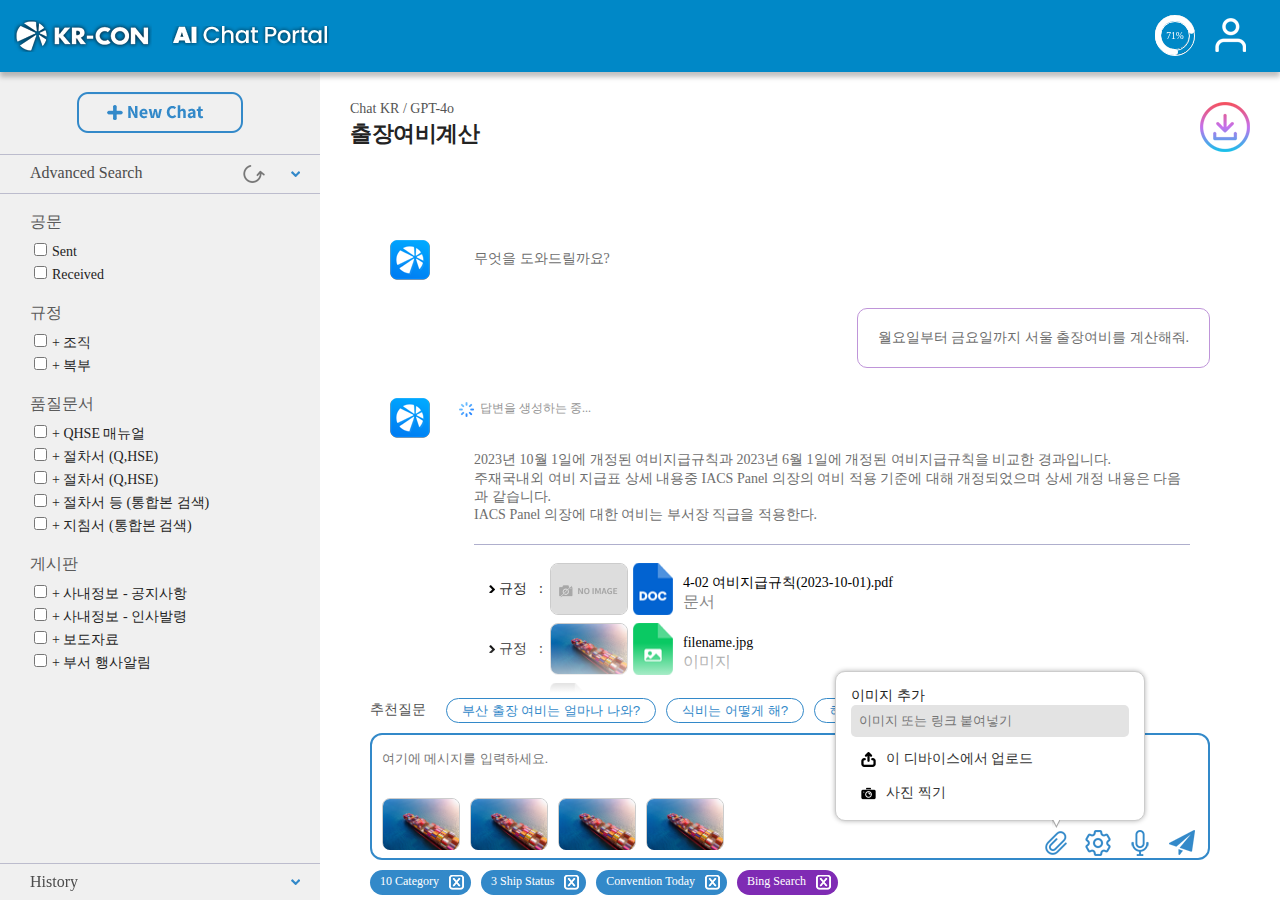
<file: filter2.html>
<!DOCTYPE html>
<html lang="ko">

<head>
	<meta charset="UTF-8">
	<meta name="viewport"
		content="width=device-width, initial-scale=1.0, maximum-scale=1.0, minimum-scale=1.0, user-scalable=no">
	<title>AI Chat Portal</title>
	<link rel="stylesheet" href="css/global.css" />
	<link rel="stylesheet" href="css/conversation.css" />
	<script src="https://ajax.googleapis.com/ajax/libs/jquery/1.7.2/jquery.min.js"></script>
	<script src="js/gauge.min.js"></script>
	<script src="js/common.js"></script>
</head>

<body>
	<header>
		<a href="#" class="logo">
			<img src="imgs/ico_logo_krCon.png" />
			<img src="imgs/txt_aiChatPortal.png" alt="AI Chat Portal" />
		</a>
		<div class="rButtons">
			<div class="guage">
				<div class="gInner">
					<canvas width="40" height="40" id="guage"></canvas>
					<div id="guage-text"></div>
				</div>
				<div class="modalCloud">
					총 할당량 100% 중 75%<br />사용하셨습니다.(75%)
				</div>
			</div>
			<button class="btn-myInfo"></button>
			<button class="btn-headerGnb"></button>
		</div>
	</header>
	<div class="mainContainer">
		<aside>
			<div class="asideInfo">
				<div class="guage">
					<div class="gInner">
						<canvas width="40" height="40" id="guage2"></canvas>
						<div id="guage-text2"></div>
					</div>
					<div class="modalCloud">
						총 할당량 100% 중 75%<br />사용하셨습니다.(75%)
					</div>
				</div>
				<button class="btn-myInfo"></button>
			</div>
			<div class="newChat">
				<button class="btn-newChat"></button>
			</div>
			<ul>
				<li class="header ">
					Advanced Search
					<button class="btn-reload"></button>
				</li>
				<li class="cnt adv_open scrollbar">
					<div class="filter_list">
						<div class="flt_title">공문</div>
						<ul>
							<li>
								<input type="checkbox" /><label>Sent</label>
							</li>
							<li>
								<input type="checkbox" /><label>Received</label>
							</li>
						</ul>
						<div class="flt_title">규정</div>
						<ul>
							<li>
								<input type="checkbox" /><label>+ 조직</label>
							</li>
							<li>
								<input type="checkbox" /><label>+ 복부</label>
							</li>
						</ul>
						<div class="flt_title">품질문서</div>
						<ul>
							<li>
								<input type="checkbox" /><label>+ QHSE 매뉴얼</label>
							</li>
							<li>
								<input type="checkbox" /><label>+ 절차서 (Q,HSE)</label>
							</li>
							<li>
								<input type="checkbox" /><label>+ 절차서 (Q,HSE)</label>
							</li>
							<li>
								<input type="checkbox" /><label>+ 절차서 등 (통합본 검색)</label>
							</li>
							<li>
								<input type="checkbox" /><label>+ 지침서 (통합본 검색)</label>
							</li>
						</ul>
						<div class="flt_title">게시판</div>
						<ul>
							<li>
								<input type="checkbox" /><label>+ 사내정보 - 공지사항</label>
							</li>
							<li>
								<input type="checkbox" /><label>+ 사내정보 - 인사발령</label>
							</li>
							<li>
								<input type="checkbox" /><label>+ 보도자료</label>
							</li>
							<li>
								<input type="checkbox" /><label>+ 부서 행사알림</label>
							</li>
						</ul>
					</div>
				</li>
				<li class="header">
					History
				</li>
				<li class="cnt scrollbar hide">
					<ul>
						<li class="time">어제</li>
						<li>
							<a class="link" href="#">Centerd Windows Javascript Code was good</a>
							<button class="btn-more"></button>
							<div class="detailBox active">
								<ul>
									<li><a href="#"><span class="ico export"></span>
											<p>Export</p>
										</a></li>
									<li><a href="#"><span class="ico rename"></span>
											<p>Rename</p>
										</a></li>
									<li><a href="#"><span class="ico delete"></span>
											<p>Delete</p>
										</a></li>
									<li>
										<a href="#"><span class="ico delete"></span>
											<p>if Long Text Long Text</p>
										</a>
									</li>
								</ul>
							</div>
						</li>
					</ul>
					<ul>
						<li class="time">지난7일</li>
						<li>
							<a class="link" href="#">Coolsms API 연동하는 방법 찾기 좀더 글자 길게 하려고</a><button class="btn-more"></button>
							<div class="detailBox">
								<ul>
									<li><a href="#"><span class="ico export"></span>Export</a></li>
									<li><a href="#"><span class="ico rename"></span>Rename</a></li>
									<li><a href="#"><span class="ico delete"></span>Delete</a></li>
								</ul>
							</div>
						</li>
						<li>
							<a class="link" href="#">PHP in HTML Files</a><button class="btn-more"></button>
						</li>
						<li>
							<a class="link" href="#">그누보드 SMS 플러그인</a><button class="btn-more"></button>
						</li>
						<li>
							<a class="link" href="#">PHP in HTML Files</a><button class="btn-more"></button>
						</li>
						<li>
							<a class="link" href="#">그누보드 SMS 플러그인</a><button class="btn-more"></button>
						</li>
						<li>
							<a class="link" href="#">PHP in HTML Files</a><button class="btn-more"></button>
						</li>
						<li>
							<a class="link" href="#">그누보드 SMS 플러그인</a><button class="btn-more"></button>
						</li>
						<li>
							<a class="link" href="#">PHP in HTML Files</a><button class="btn-more"></button>
						</li>
						<li>
							<a class="link" href="#">그누보드 SMS 플러그인</a><button class="btn-more"></button>
						</li>
						<li>
							<a class="link" href="#">PHP in HTML Files</a><button class="btn-more"></button>
						</li>
						<li>
							<a class="link" href="#">그누보드 SMS 플러그인</a><button class="btn-more"></button>
						</li>
						<li>
							<a class="link" href="#">PHP in HTML Files</a><button class="btn-more"></button>
						</li>
						<li>
							<a class="link" href="#">그누보드 SMS 플러그인</a><button class="btn-more"></button>
						</li>
						<li>
							<a class="link" href="#">PHP in HTML Files</a><button class="btn-more"></button>
						</li>
						<li>
							<a class="link" href="#">그누보드 SMS 플러그인</a><button class="btn-more"></button>
						</li>
						<li>
							<a class="link" href="#">PHP in HTML Files</a><button class="btn-more"></button>
						</li>
						<li>
							<a class="link" href="#">그누보드 SMS 플러그인</a><button class="btn-more"></button>
						</li>
					</ul>
				</li>
			</ul>
		</aside>
		<div class="contents">
			<div class="cvsn_content scrollbar">
				<div class="header">
					<div class="info">
						<div class="type">
							Chat KR / GPT-4o
						</div>
						<div class="cvsn_title">
							출장여비계산
						</div>
					</div>
					<button class="btn_download"></button>
				</div>
				<div class="stage">
					<div class="dialogue">
						<div class="chat robot">
							<div class="ico"></div>
							<div class="message">
								<div class="inner">
									무엇을 도와드릴까요?
								</div>
							</div>
						</div>
						<div class="chat user">
							<div class="message">
								<div class="inner">
									월요일부터 금요일까지 서울 출장여비를 계산해줘.
								</div>
							</div>
						</div>
						<div class="chat robot">
							<div class="ico"></div>
							<div class="message">
								<div class="loading_answer">
									답변을 생성하는 중...
								</div>
								<div class="inner">
									2023년 10월 1일에 개정된 여비지급규칙과 2023년 6월 1일에 개정된 여비지급규칙을 비교한 경과입니다.<br />
									주재국내외 여비 지급표 상세 내용중 IACS Panel 의장의 여비 적용 기준에 대해 개정되었으며 상세 개정
									내용은 다음과 같습니다.<br />
									IACS Panel 의장에 대한 여비는 부서장 직급을 적용한다.<br />
									<div class="attachment">
										<ul>
											<li>
												<span class="tit">규정</span>
												<a href="#">
													<div class="thumbnail">
														<img src="./imgs/thumbnail_noimage.png" alt="thumbnail" />
													</div>
													<div class="file_detail">
														<span class="ico doc"></span>
														<div class="file_info">
															<p class="name">4-02 여비지급규칙(2023-10-01).pdf</p>
															<p class="type">문서</p>
														</div>
													</div>
												</a>
											</li>
											<li>
												<span class="tit">규정</span>
												<a href="#">
													<div class="thumbnail">
														<img src="./imgs/temp_thumbnail.png" alt="thumbnail" />
													</div>
													<div class="file_detail">
														<span class="ico image"></span>
														<div class="file_info">
															<p class="name">filename.jpg</p>
															<p class="type">이미지</p>
														</div>
													</div>
												</a>
											</li>
											<li>
												<span class="tit">게시판</span>
												<a href="#">
													<div class="thumbnail hide">
														<img src="./imgs/temp_thumbnail.png" alt="thumbnail" />
													</div>
													<div class="file_detail">
														<span class="ico board"></span>
														<div class="file_info">
															<p class="name">여비지급규정 예외규정</p>
															<p class="type">타입없음</p>
														</div>
													</div>
												</a>
											</li>
										</ul>
									</div>
									<div class="choose_like">
										<button class="btn_thumbup on"></button>
										<button class="btn_thumbdown on"></button>
										<div class="modalCloud show">
											<!-- show로 제어하시면 됩니다. -->
											<textarea placeholder="비추천 사유를 입력하세요..."></textarea>
											<button class="btn-close"></button>
											<div>
												<button class="btn-confirm">확인</button>
											</div>
										</div>
									</div>
								</div>
							</div>
						</div>
						<div class="chat robot">
							<div class="ico"></div>
							<div class="message">
								<div class="inner">
									무엇을 도와드릴까요?
								</div>
							</div>
						</div>
						<div class="chat user">
							<div class="message">
								<div class="inner">
									죽고 싶어
								</div>
							</div>
						</div>
						<div class="chat robot error">
							<div class="ico"></div>
							<div class="message">
								<div class="inner">
									답변을 생성하던 도중 오류가 발생하였습니다.<br />
									이유: 이 프롬프트에는다음과 같은 콘텐츠가 포함되어 있습니다. 자해(medium)
								</div>
								<div class="reason">Content Safety error</div>
							</div>
						</div>
						<div class="chat robot tpm">
							<div class="ico"></div>
							<div class="message">
								<div class="inner">
									답변을 생성하던 도중 오류가 발생하였습니다.<br />
									이유: 현재 서비스이용량이 너무 많습니다.
								</div>
								<div class="reason">TPM(Token per minute) limit</div>
							</div>
						</div>
					</div>
				</div>
			</div>
			<div class="chat_input">
				<div class="recom_question">
					<div class="inner">
						<div class="tit">추천질문</div>
						<button class="btn-recom">부산 출장 여비는 얼마나 나와?</button>
						<button class="btn-recom">식비는 어떻게 해?</button>
						<button class="btn-recom">해외 출장의 경우는 어때?</button>
					</div>
				</div>
				<div class="message">
					<div class="msgInner">
						<textarea placeholder="여기에 메시지를 입력하세요."></textarea>
						<div class="thumbnail_images show"><!-- show를 붙이면 나옵니다. -->
							<div class="thumbSet">
								<img src="./imgs/temp_thumbnail.png" alt="thumbnail" />
								<button class="btn-close"></button>
							</div>
							<div class="thumbSet">
								<img src="./imgs/temp_thumbnail.png" alt="thumbnail" />
								<button class="btn-close"></button>
							</div>
							<div class="thumbSet">
								<img src="./imgs/temp_thumbnail.png" alt="thumbnail" />
								<button class="btn-close"></button>
							</div>
							<div class="thumbSet">
								<img src="./imgs/temp_thumbnail.png" alt="thumbnail" />
								<button class="btn-close"></button>
							</div>
						</div>
					</div>
					<div class="msg_tool">
						<ul>
							<li>
								<button class="btn-attach"></button>
								<div class="modalCloud show">
									<div class="attach_image">
										<div class="tit">이미지 추가</div>
										<input type="text" placeholder="이미지 또는 링크 붙여넣기" />
										<a href="#" class="upload">이 디바이스에서 업로드</a>
										<a href="#" class="photo">사진 찍기</a>
									</div>
								</div>
							</li>
							<li>
								<button class="btn-setting"></button>
								<div class="modalCloud">
									<div class="info preference">
										<div class="data">
											<ul>
												<li>
													<span class="tit">Temperature</span>
													<span class="value">
														<select>
															<option value="a">보다 창의적</option>
															<option value="b">보다 창의적</option>
															<option value="c">보다 창의적</option>
															<option value="d">보다 창의적</option>
														</select>
													</span>
												</li>
												<li>
													<span class="tit">Position</span>
													<span class="value">
														<select>
															<option value="a">한국어</option>
															<option value="b">영어</option>
															<option value="c">일본어</option>
															<option value="d">중국어</option>
														</select>
													</span>
												</li>
												<li>
													<span class="tit">Department</span>
													<span class="value">
														<label class="ios7-switch">
															<input type="checkbox" checked>
															<span></span>
														</label>
													</span>
												</li>
												<li>
													<span class="tit">Delete all chat</span>
													<span class="value">
														<label class="ios7-switch">
															<input type="checkbox">
															<span></span>
														</label>
													</span>
												</li>
											</ul>
										</div>
									</div>
								</div>
							</li>
							<li><button class="btn-rec"></button></li>
							<li><button class="btn-send"></button></li>
						</ul>
					</div>
					<div class="attach_img"><!-- show를 붙이면 보입니다.-->
						여기에 사진을 끌어다 놓으세요.
					</div>
				</div>
				<div class="fliters">
					<div class="inner">
						<div class="btn-filter">10 Category<button class="close"></button></div>
						<div class="btn-filter">3 Ship Status<button class="close"></button></div>
						<div class="btn-filter">Convention Today<button class="close"></button></div>
						<div class="btn-filter bing">Bing Search<button class="close"></button></div>
					</div>
				</div>
			</div>
		</div>
	</div>
</body>

</html>
</file>
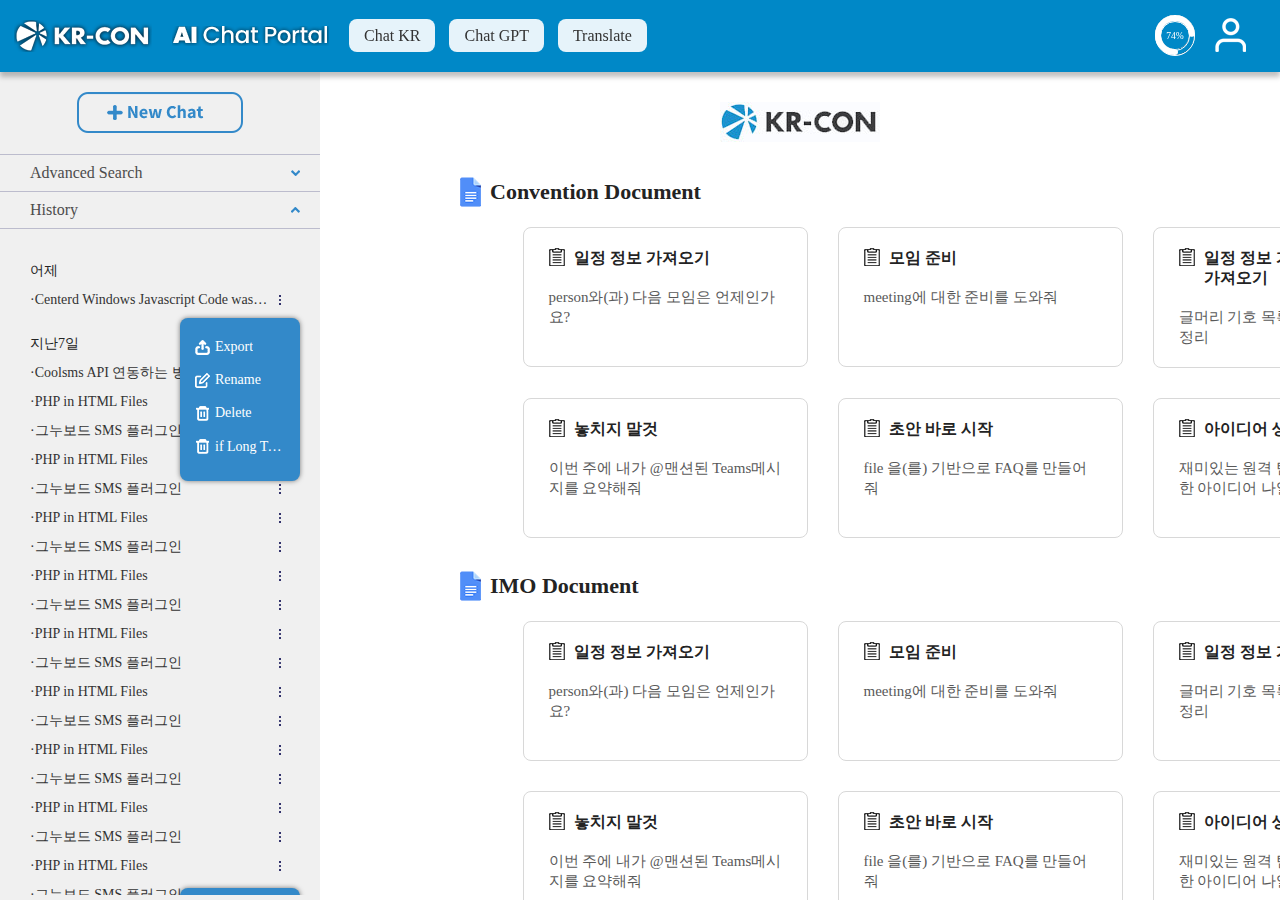
<file: krcon_new.html>
<!DOCTYPE html>
<html lang="ko">

<head>
	<meta charset="UTF-8">
	<meta name="viewport"
		content="width=device-width, initial-scale=1.0, maximum-scale=1.0, minimum-scale=1.0, user-scalable=no">
	<title>AI Chat Portal</title>
	<link rel="stylesheet" href="css/global.css" />
	<link rel="stylesheet" href="css/krcon_new.css" />
	<link rel="stylesheet" href="https://cdn.jsdelivr.net/npm/swiper@11/swiper-bundle.min.css" />
	<script src="https://ajax.googleapis.com/ajax/libs/jquery/1.7.2/jquery.min.js"></script>
	<script src="js/common.js"></script>
	<script src="js/gauge.min.js"></script>
</head>

<body>
	<header>
		<div class="lefty">
			<a href="#" class="logo">
				<img src="imgs/ico_logo_krCon.png" />
				<img src="imgs/txt_aiChatPortal.png" alt="AI Chat Portal" />
			</a>
			<div class="top_menu">
				<a href="#">Chat KR</a>
				<a href="#">Chat GPT</a>
				<a href="#">Translate</a>
			</div>
		</div>
		<div class="rButtons">
			<div class="guage">
				<div class="gInner">
					<canvas width="40" height="40" id="guage"></canvas>
					<div id="guage-text"></div>
				</div>
				<div class="modalCloud">
					총 할당량 100% 중 75%<br />사용하셨습니다.(75%)
				</div>
			</div>
			<button class="btn-myInfo"></button>
			<button class="btn-headerGnb"></button>
		</div>
	</header>
	<div class="mainContainer">
		<aside>
			<div class="asideInfo">
				<div class="guage">
					<div class="gInner">
						<canvas width="40" height="40" id="guage2"></canvas>
						<div id="guage-text2"></div>
					</div>
					<div class="modalCloud">
						총 할당량 100% 중 75%<br />사용하셨습니다.(75%)
					</div>
				</div>
				<button class="btn-myInfo"></button>
			</div>
			<div class="newChat">
				<button class="btn-newChat"></button>
			</div>
			<ul>
				<li class="header">
					Advanced Search
				</li>
				<li class="cnt hide">
					<!-- open:열기, hide:닫기, scrollbar는 길어질경우 추가 -->
				</li>
				<li class="header open">
					History
				</li>
				<li class="cnt open scrollbar">
					<ul>
						<li class="time">어제</li>
						<li>
							<a class="link" href="#">Centerd Windows Javascript Code was good</a>
							<button class="btn-more"></button>
							<div class="detailBox active">
								<ul>
									<li><a href="#"><span class="ico export"></span>
											<p>Export</p>
										</a></li>
									<li><a href="#"><span class="ico rename"></span>
											<p>Rename</p>
										</a></li>
									<li><a href="#"><span class="ico delete"></span>
											<p>Delete</p>
										</a></li>
									<li>
										<a href="#"><span class="ico delete"></span>
											<p>if Long Text Long Text</p>
										</a>
									</li>
								</ul>
							</div>
						</li>
					</ul>
					<ul>
						<li class="time">지난7일</li>
						<li>
							<a class="link" href="#">Coolsms API 연동하는 방법 찾기 좀더 글자 길게 하려고</a><button
								class="btn-more"></button>
							<div class="detailBox">
								<ul>
									<li><a href="#"><span class="ico export"></span>Export</a></li>
									<li><a href="#"><span class="ico rename"></span>Rename</a></li>
									<li><a href="#"><span class="ico delete"></span>Delete</a></li>
								</ul>
							</div>
						</li>
						<li>
							<a class="link" href="#">PHP in HTML Files</a><button class="btn-more"></button>
						</li>
						<li>
							<a class="link" href="#">그누보드 SMS 플러그인</a><button class="btn-more"></button>
						</li>
						<li>
							<a class="link" href="#">PHP in HTML Files</a><button class="btn-more"></button>
						</li>
						<li>
							<a class="link" href="#">그누보드 SMS 플러그인</a><button class="btn-more"></button>
						</li>
						<li>
							<a class="link" href="#">PHP in HTML Files</a><button class="btn-more"></button>
						</li>
						<li>
							<a class="link" href="#">그누보드 SMS 플러그인</a><button class="btn-more"></button>
						</li>
						<li>
							<a class="link" href="#">PHP in HTML Files</a><button class="btn-more"></button>
						</li>
						<li>
							<a class="link" href="#">그누보드 SMS 플러그인</a><button class="btn-more"></button>
						</li>
						<li>
							<a class="link" href="#">PHP in HTML Files</a><button class="btn-more"></button>
						</li>
						<li>
							<a class="link" href="#">그누보드 SMS 플러그인</a><button class="btn-more"></button>
						</li>
						<li>
							<a class="link" href="#">PHP in HTML Files</a><button class="btn-more"></button>
						</li>
						<li>
							<a class="link" href="#">그누보드 SMS 플러그인</a><button class="btn-more"></button>
						</li>
						<li>
							<a class="link" href="#">PHP in HTML Files</a><button class="btn-more"></button>
						</li>
						<li>
							<a class="link" href="#">그누보드 SMS 플러그인</a><button class="btn-more"></button>
						</li>
						<li>
							<a class="link" href="#">PHP in HTML Files</a><button class="btn-more"></button>
						</li>
						<li>
							<a class="link" href="#">그누보드 SMS 플러그인</a><button class="btn-more"></button>
						</li>
						<li>
							<a class="link" href="#">PHP in HTML Files</a><button class="btn-more"></button>
						</li>
						<li>
							<a class="link" href="#">그누보드 SMS 플러그인</a><button class="btn-more"></button>
						</li>
						<li>
							<a class="link" href="#">PHP in HTML Files</a><button class="btn-more"></button>
						</li>
						<li>
							<a class="link" href="#">그누보드 SMS 플러그인</a><button class="btn-more"></button>
						</li>
						<li>
							<a class="link" href="#">PHP in HTML Files</a><button class="btn-more"></button>
						</li>
						<li>
							<a class="link" href="#">그누보드 SMS 플러그인</a><button class="btn-more"></button>
						</li>
						<li>
							<a class="link" href="#">PHP in HTML Files</a><button class="btn-more"></button>
						</li>
						<li>
							<a class="link" href="#">그누보드 SMS 플러그인</a><button class="btn-more"></button>
							<div class="detailBox bottom active">
								<!-- 아래쪽에 위치한것은 절대위치를 잡아 계산 후 bottom을 붙여주시면 됩니다. -->
								<ul>
									<li><a href="#"><span class="ico export"></span>
											<p>Export</p>
										</a></li>
									<li><a href="#"><span class="ico rename"></span>
											<p>Rename</p>
										</a></li>
									<li><a href="#"><span class="ico delete"></span>
											<p>Delete</p>
										</a></li>
									<li>
										<a href="#"><span class="ico delete"></span>
											<p>if Long Text Long Text</p>
										</a>
									</li>
								</ul>
							</div>
						</li>
					</ul>
				</li>
			</ul>
		</aside>
		<div class="contents">
			<div class="krcon">
				<div class="logo">
					<img src="./imgs/logo_krcon.jpg" alt="krcon logo" />
				</div>
				<div class="document_list">
					<h2>Convention Document</h2>
					<ul>
						<li>
							<a href="#" class="card">
								<h3>일정 정보 가져오기</h3>
								<p>person와(과) 다음 모임은 언제인가요?</p>
							</a>
						</li>
						<li>
							<a href="#" class="card">
								<h3>모임 준비</h3>
								<p>meeting에 대한 준비를 도와줘</p>
							</a>
						</li>
						<li>
							<a href="#" class="card">
								<h3>일정 정보 가져오기 일정 정보 가져오기</h3>
								<p>글머리 기호 목록으로 file의 핵심 정리</p>
							</a>
						</li>
						<li>
							<a href="#" class="card">
								<h3>놓치지 말것</h3>
								<p>이번 주에 내가 @맨션된 Teams메시지를 요약해줘</p>
							</a>
						</li>
						<li>
							<a href="#" class="card">
								<h3>초안 바로 시작</h3>
								<p> file 을(를) 기반으로 FAQ를 만들어 줘</p>
							</a>
						</li>
						<li>
							<a href="#" class="card">
								<h3>아이디어 생성</h3>
								<p>재미있는 원격 팀 빌드 아벤트에 대한 아이디어 나열</p>
							</a>
						</li>
					</ul>
					<h2>IMO Document</h2>
					<ul>
						<li>
							<a href="#" class="card">
								<h3>일정 정보 가져오기</h3>
								<p>person와(과) 다음 모임은 언제인가요?</p>
							</a>
						</li>
						<li>
							<a href="#" class="card">
								<h3>모임 준비</h3>
								<p>meeting에 대한 준비를 도와줘</p>
							</a>
						</li>
						<li>
							<a href="#" class="card">
								<h3>일정 정보 가져오기</h3>
								<p>글머리 기호 목록으로 file의 핵심 정리</p>
							</a>
						</li>
						<li>
							<a href="#" class="card">
								<h3>놓치지 말것</h3>
								<p>이번 주에 내가 @맨션된 Teams메시지를 요약해줘</p>
							</a>
						</li>
						<li>
							<a href="#" class="card">
								<h3>초안 바로 시작</h3>
								<p> file 을(를) 기반으로 FAQ를 만들어 줘</p>
							</a>
						</li>
						<li>
							<a href="#" class="card">
								<h3>아이디어 생성</h3>
								<p>재미있는 원격 팀 빌드 아벤트에 대한 아이디어 나열</p>
							</a>
						</li>
					</ul>
				</div>
			</div>
		</div>
	</div>
</body>
<script>
	var opts = {
		angle: 0.5, // The span of the gauge arc
		lineWidth: 0.15, // The line thickness
		radiusScale: 1, // Relative radius
		limitMax: 100,     // If false, max value increases automatically if value > maxValue
		limitMin: false,     // If true, the min value of the gauge will be fixed
		colorStart: 'white',   // Colors
		colorStop: 'white',    // just experiment with them
		strokeColor: 'transparent',  // to see which ones work best for you
		generateGradient: false,
		highDpiSupport: true,     // High resolution support
	};
	var target = document.getElementById('guage'); // your canvas element
	var gauge = new Donut(target).setOptions(opts); // create sexy gauge!
	gauge.setTextField(document.getElementById("guage-text"));
	gauge.maxValue = 100; // set max gauge value
	gauge.setMinValue(0);  // Prefer setter over gauge.minValue = 0
	gauge.animationSpeed = 32; // set animation speed (32 is default value)
	gauge.set(75); // set actual value
</script>

</html>
</file>
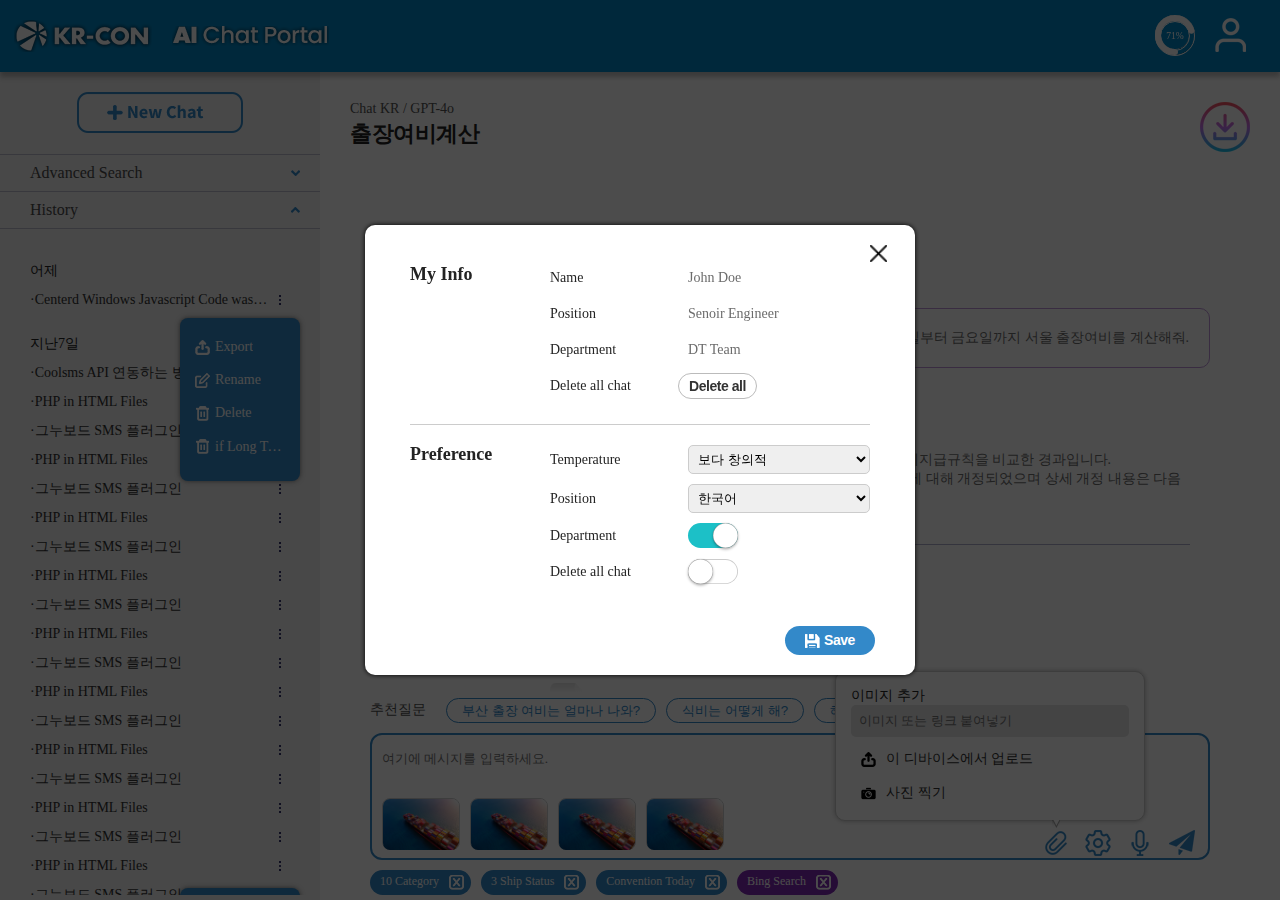
<file: myInfo.html>
<!DOCTYPE html>
<html lang="ko">

<head>
	<meta charset="UTF-8">
	<meta name="viewport"
		content="width=device-width, initial-scale=1.0, maximum-scale=1.0, minimum-scale=1.0, user-scalable=no">
	<title>AI Chat Portal</title>
	<link rel="stylesheet" href="css/global.css" />
	<link rel="stylesheet" href="css/conversation.css" />
	<script src="https://ajax.googleapis.com/ajax/libs/jquery/1.7.2/jquery.min.js"></script>
	<script src="js/gauge.min.js"></script>
	<script src="js/common.js"></script>
</head>

<body>
	<header>
		<a href="#" class="logo">
			<img src="imgs/ico_logo_krCon.png" />
			<img src="imgs/txt_aiChatPortal.png" alt="AI Chat Portal" />
		</a>
		<div class="rButtons">
			<div class="guage">
				<div class="gInner">
					<canvas width="40" height="40" id="guage"></canvas>
					<div id="guage-text"></div>
				</div>
				<div class="modalCloud">
					총 할당량 100% 중 75%<br />사용하셨습니다.(75%)
				</div>
			</div>
			<button class="btn-myInfo"></button>
			<button class="btn-headerGnb"></button>
		</div>
	</header>
	<div class="mainContainer">
		<aside>
			<div class="asideInfo">
				<div class="guage">
					<div class="gInner">
						<canvas width="40" height="40" id="guage2"></canvas>
						<div id="guage-text2"></div>
					</div>
					<div class="modalCloud">
						총 할당량 100% 중 75%<br />사용하셨습니다.(75%)
					</div>
				</div>
				<button class="btn-myInfo"></button>
			</div>
			<div class="newChat">
				<button class="btn-newChat"></button>
			</div>
			<ul>
				<li class="header">
					Advanced Search
				</li>
				<li class="cnt hide">
					<!-- open:열기, hide:닫기, scrollbar는 길어질경우 추가 -->
				</li>
				<li class="header open">
					History
				</li>
				<li class="cnt open scrollbar">
					<ul>
						<li class="time">어제</li>
						<li>
							<a class="link" href="#">Centerd Windows Javascript Code was good</a>
							<button class="btn-more"></button>
							<div class="detailBox active">
								<ul>
									<li><a href="#"><span class="ico export"></span>
											<p>Export</p>
										</a></li>
									<li><a href="#"><span class="ico rename"></span>
											<p>Rename</p>
										</a></li>
									<li><a href="#"><span class="ico delete"></span>
											<p>Delete</p>
										</a></li>
									<li>
										<a href="#"><span class="ico delete"></span>
											<p>if Long Text Long Text</p>
										</a>
									</li>
								</ul>
							</div>
						</li>
					</ul>
					<ul>
						<li class="time">지난7일</li>
						<li>
							<a class="link" href="#">Coolsms API 연동하는 방법 찾기 좀더 글자 길게 하려고</a><button class="btn-more"></button>
							<div class="detailBox">
								<ul>
									<li><a href="#"><span class="ico export"></span>Export</a></li>
									<li><a href="#"><span class="ico rename"></span>Rename</a></li>
									<li><a href="#"><span class="ico delete"></span>Delete</a></li>
								</ul>
							</div>
						</li>
						<li>
							<a class="link" href="#">PHP in HTML Files</a><button class="btn-more"></button>
						</li>
						<li>
							<a class="link" href="#">그누보드 SMS 플러그인</a><button class="btn-more"></button>
						</li>
						<li>
							<a class="link" href="#">PHP in HTML Files</a><button class="btn-more"></button>
						</li>
						<li>
							<a class="link" href="#">그누보드 SMS 플러그인</a><button class="btn-more"></button>
						</li>
						<li>
							<a class="link" href="#">PHP in HTML Files</a><button class="btn-more"></button>
						</li>
						<li>
							<a class="link" href="#">그누보드 SMS 플러그인</a><button class="btn-more"></button>
						</li>
						<li>
							<a class="link" href="#">PHP in HTML Files</a><button class="btn-more"></button>
						</li>
						<li>
							<a class="link" href="#">그누보드 SMS 플러그인</a><button class="btn-more"></button>
						</li>
						<li>
							<a class="link" href="#">PHP in HTML Files</a><button class="btn-more"></button>
						</li>
						<li>
							<a class="link" href="#">그누보드 SMS 플러그인</a><button class="btn-more"></button>
						</li>
						<li>
							<a class="link" href="#">PHP in HTML Files</a><button class="btn-more"></button>
						</li>
						<li>
							<a class="link" href="#">그누보드 SMS 플러그인</a><button class="btn-more"></button>
						</li>
						<li>
							<a class="link" href="#">PHP in HTML Files</a><button class="btn-more"></button>
						</li>
						<li>
							<a class="link" href="#">그누보드 SMS 플러그인</a><button class="btn-more"></button>
						</li>
						<li>
							<a class="link" href="#">PHP in HTML Files</a><button class="btn-more"></button>
						</li>
						<li>
							<a class="link" href="#">그누보드 SMS 플러그인</a><button class="btn-more"></button>
						</li>
						<li>
							<a class="link" href="#">PHP in HTML Files</a><button class="btn-more"></button>
						</li>
						<li>
							<a class="link" href="#">그누보드 SMS 플러그인</a><button class="btn-more"></button>
						</li>
						<li>
							<a class="link" href="#">PHP in HTML Files</a><button class="btn-more"></button>
						</li>
						<li>
							<a class="link" href="#">그누보드 SMS 플러그인</a><button class="btn-more"></button>
						</li>
						<li>
							<a class="link" href="#">PHP in HTML Files</a><button class="btn-more"></button>
						</li>
						<li>
							<a class="link" href="#">그누보드 SMS 플러그인</a><button class="btn-more"></button>
						</li>
						<li>
							<a class="link" href="#">PHP in HTML Files</a><button class="btn-more"></button>
						</li>
						<li>
							<a class="link" href="#">그누보드 SMS 플러그인</a><button class="btn-more"></button>
							<div class="detailBox bottom active">
								<!-- 아래쪽에 위치한것은 절대위치를 잡아 계산 후 bottom을 붙여주시면 됩니다. -->
								<ul>
									<li><a href="#"><span class="ico export"></span>
											<p>Export</p>
										</a></li>
									<li><a href="#"><span class="ico rename"></span>
											<p>Rename</p>
										</a></li>
									<li><a href="#"><span class="ico delete"></span>
											<p>Delete</p>
										</a></li>
									<li>
										<a href="#"><span class="ico delete"></span>
											<p>if Long Text Long Text</p>
										</a>
									</li>
								</ul>
							</div>
						</li>
					</ul>
				</li>
			</ul>
		</aside>
		<div class="contents">
			<div class="cvsn_content scrollbar">
				<div class="header">
					<div class="info">
						<div class="type">
							Chat KR / GPT-4o
						</div>
						<div class="cvsn_title">
							출장여비계산
						</div>
					</div>
					<button class="btn_download"></button>
				</div>
				<div class="stage">
					<div class="dialogue">
						<div class="chat robot">
							<div class="ico"></div>
							<div class="message">
								<div class="inner">
									무엇을 도와드릴까요?
								</div>
							</div>
						</div>
						<div class="chat user">
							<div class="message">
								<div class="inner">
									월요일부터 금요일까지 서울 출장여비를 계산해줘.
								</div>
							</div>
						</div>
						<div class="chat robot">
							<div class="ico"></div>
							<div class="message">
								<div class="loading_answer">
									답변을 생성하는 중...
								</div>
								<div class="inner">
									2023년 10월 1일에 개정된 여비지급규칙과 2023년 6월 1일에 개정된 여비지급규칙을 비교한 경과입니다.<br />
									주재국내외 여비 지급표 상세 내용중 IACS Panel 의장의 여비 적용 기준에 대해 개정되었으며 상세 개정
									내용은 다음과 같습니다.<br />
									IACS Panel 의장에 대한 여비는 부서장 직급을 적용한다.<br />
									<div class="attachment">
										<ul>
											<li>
												<span class="tit">규정</span>
												<a href="#">
													<div class="thumbnail">
														<img src="./imgs/thumbnail_noimage.png" alt="thumbnail" />
													</div>
													<div class="file_detail">
														<span class="ico doc"></span>
														<div class="file_info">
															<p class="name">4-02 여비지급규칙(2023-10-01).pdf</p>
															<p class="type">문서</p>
														</div>
													</div>
												</a>
											</li>
											<li>
												<span class="tit">규정</span>
												<a href="#">
													<div class="thumbnail">
														<img src="./imgs/temp_thumbnail.png" alt="thumbnail" />
													</div>
													<div class="file_detail">
														<span class="ico image"></span>
														<div class="file_info">
															<p class="name">filename.jpg</p>
															<p class="type">이미지</p>
														</div>
													</div>
												</a>
											</li>
											<li>
												<span class="tit">게시판</span>
												<a href="#">
													<div class="thumbnail hide">
														<img src="./imgs/temp_thumbnail.png" alt="thumbnail" />
													</div>
													<div class="file_detail">
														<span class="ico board"></span>
														<div class="file_info">
															<p class="name">여비지급규정 예외규정</p>
															<p class="type">타입없음</p>
														</div>
													</div>
												</a>
											</li>
										</ul>
									</div>
									<div class="choose_like">
										<button class="btn_thumbup on"></button>
										<button class="btn_thumbdown on"></button>
										<div class="modalCloud show">
											<!-- show로 제어하시면 됩니다. -->
											<textarea placeholder="비추천 사유를 입력하세요..."></textarea>
											<button class="btn-close"></button>
											<div>
												<button class="btn-confirm">확인</button>
											</div>
										</div>
									</div>
								</div>
							</div>
						</div>
						<div class="chat robot">
							<div class="ico"></div>
							<div class="message">
								<div class="inner">
									무엇을 도와드릴까요?
								</div>
							</div>
						</div>
						<div class="chat user">
							<div class="message">
								<div class="inner">
									죽고 싶어
								</div>
							</div>
						</div>
						<div class="chat robot error">
							<div class="ico"></div>
							<div class="message">
								<div class="inner">
									답변을 생성하던 도중 오류가 발생하였습니다.<br />
									이유: 이 프롬프트에는다음과 같은 콘텐츠가 포함되어 있습니다. 자해(medium)
								</div>
								<div class="reason">Content Safety error</div>
							</div>
						</div>
						<div class="chat robot tpm">
							<div class="ico"></div>
							<div class="message">
								<div class="inner">
									답변을 생성하던 도중 오류가 발생하였습니다.<br />
									이유: 현재 서비스이용량이 너무 많습니다.
								</div>
								<div class="reason">TPM(Token per minute) limit</div>
							</div>
						</div>
					</div>
				</div>
			</div>
			<div class="chat_input">
				<div class="recom_question">
					<div class="inner">
						<div class="tit">추천질문</div>
						<button class="btn-recom">부산 출장 여비는 얼마나 나와?</button>
						<button class="btn-recom">식비는 어떻게 해?</button>
						<button class="btn-recom">해외 출장의 경우는 어때?</button>
					</div>
				</div>
				<div class="message">
					<div class="msgInner">
						<textarea placeholder="여기에 메시지를 입력하세요."></textarea>
						<div class="thumbnail_images show"><!-- show를 붙이면 나옵니다. -->
							<div class="thumbSet">
								<img src="./imgs/temp_thumbnail.png" alt="thumbnail" />
								<button class="btn-close"></button>
							</div>
							<div class="thumbSet">
								<img src="./imgs/temp_thumbnail.png" alt="thumbnail" />
								<button class="btn-close"></button>
							</div>
							<div class="thumbSet">
								<img src="./imgs/temp_thumbnail.png" alt="thumbnail" />
								<button class="btn-close"></button>
							</div>
							<div class="thumbSet">
								<img src="./imgs/temp_thumbnail.png" alt="thumbnail" />
								<button class="btn-close"></button>
							</div>
						</div>
					</div>
					<div class="msg_tool">
						<ul>
							<li>
								<button class="btn-attach"></button>
								<div class="modalCloud show">
									<div class="attach_image">
										<div class="tit">이미지 추가</div>
										<input type="text" placeholder="이미지 또는 링크 붙여넣기" />
										<a href="#" class="upload">이 디바이스에서 업로드</a>
										<a href="#" class="photo">사진 찍기</a>
									</div>
								</div>
							</li>
							<li>
								<button class="btn-setting"></button>
								<div class="modalCloud">
									<div class="info preference">
										<div class="data">
											<ul>
												<li>
													<span class="tit">Temperature</span>
													<span class="value">
														<select>
															<option value="a">보다 창의적</option>
															<option value="b">보다 창의적</option>
															<option value="c">보다 창의적</option>
															<option value="d">보다 창의적</option>
														</select>
													</span>
												</li>
												<li>
													<span class="tit">Position</span>
													<span class="value">
														<select>
															<option value="a">한국어</option>
															<option value="b">영어</option>
															<option value="c">일본어</option>
															<option value="d">중국어</option>
														</select>
													</span>
												</li>
												<li>
													<span class="tit">Department</span>
													<span class="value">
														<label class="ios7-switch">
															<input type="checkbox" checked>
															<span></span>
														</label>
													</span>
												</li>
												<li>
													<span class="tit">Delete all chat</span>
													<span class="value">
														<label class="ios7-switch">
															<input type="checkbox">
															<span></span>
														</label>
													</span>
												</li>
											</ul>
										</div>
									</div>
								</div>
							</li>
							<li><button class="btn-rec"></button></li>
							<li><button class="btn-send"></button></li>
						</ul>
					</div>
					<div class="attach_img"><!-- show를 붙이면 보입니다.-->
						여기에 사진을 끌어다 놓으세요.
					</div>
				</div>
				<div class="fliters">
					<div class="inner">
						<div class="btn-filter">10 Category<button class="close"></button></div>
						<div class="btn-filter">3 Ship Status<button class="close"></button></div>
						<div class="btn-filter">Convention Today<button class="close"></button></div>
						<div class="btn-filter bing">Bing Search<button class="close"></button></div>
					</div>
				</div>
			</div>
		</div>
	</div>
	<div class="dimmed active"></div>
	<div class="myInfo active">
		<button class="btn-close"></button>
		<div class="info my_info">
			<h1 class="title">My Info</h1>
			<div class="data">
				<ul>
					<li>
						<span class="tit">Name</span>
						<span class="value">John Doe</span>
					</li>
					<li>
						<span class="tit">Position</span>
						<span class="value">Senoir Engineer</span>
					</li>
					<li>
						<span class="tit">Department</span>
						<span class="value">DT Team</span>
					</li>
					<li>
						<span class="tit">Delete all chat</span>
						<button class="btn-request">Delete all</button>
					</li>
				</ul>
			</div>
		</div>
		<div class="info preference">
			<h1 class="title">Preference</h1>
			<div class="data">
				<ul>
					<li>
						<span class="tit">Temperature</span>
						<span class="value">
							<select>
								<option value="a">보다 창의적</option>
								<option value="b">보다 창의적</option>
								<option value="c">보다 창의적</option>
								<option value="d">보다 창의적</option>
							</select>
						</span>
					</li>
					<li>
						<span class="tit">Position</span>
						<span class="value">
							<select>
								<option value="a">한국어</option>
								<option value="b">영어</option>
								<option value="c">일본어</option>
								<option value="d">중국어</option>
							</select>
						</span>
					</li>
					<li>
						<span class="tit">Department</span>
						<span class="value">
							<label class="ios7-switch">
								<input type="checkbox" checked>
								<span></span>
							</label>
						</span>
					</li>
					<li>
						<span class="tit">Delete all chat</span>
						<span class="value">
							<label class="ios7-switch">
								<input type="checkbox">
								<span></span>
							</label>
						</span>
					</li>
				</ul>
			</div>
		</div>
		<div class="footer">
			<button class="btn-confirm ico-save">Save</button>
		</div>
	</div>

</body>

</html>
</file>
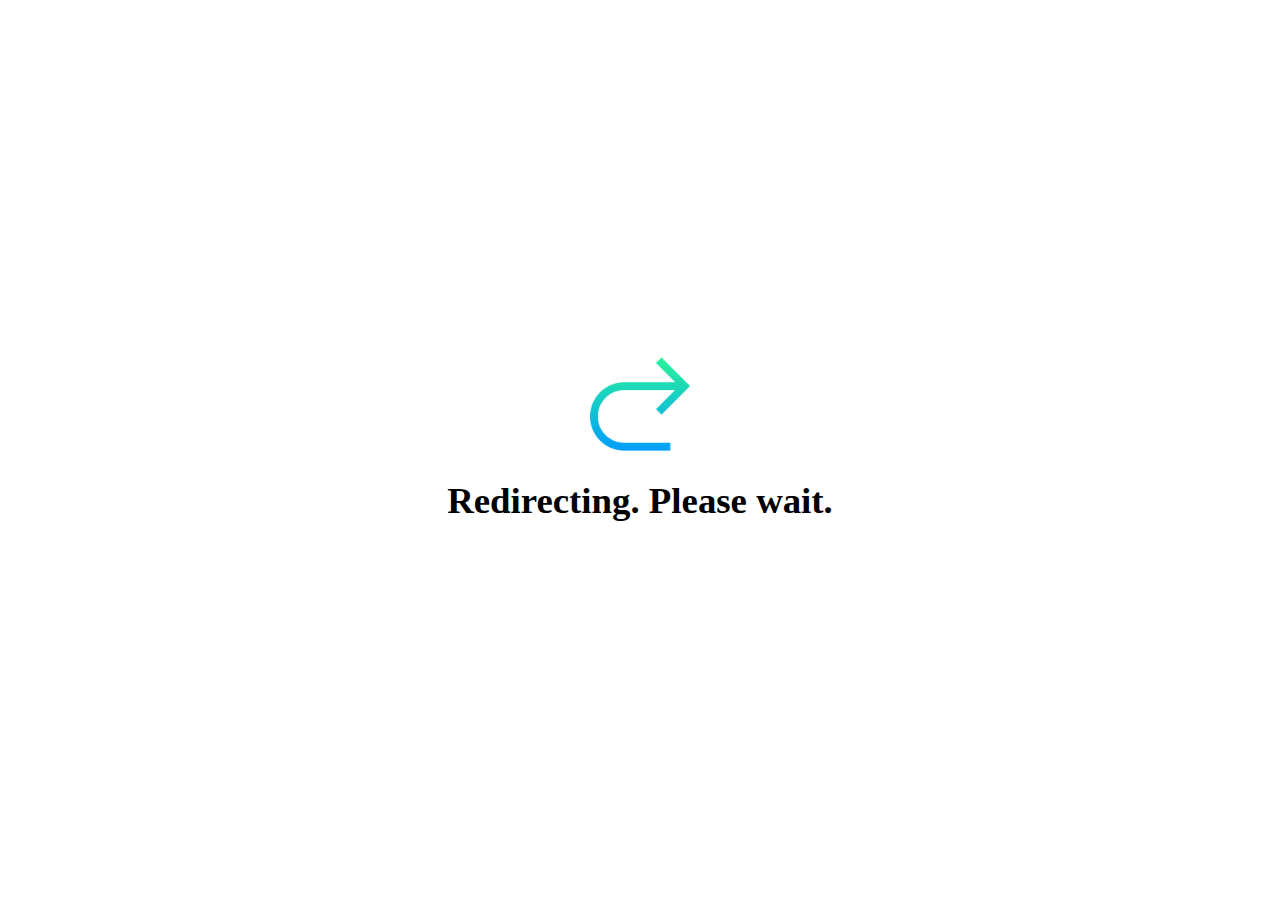
<file: outerLink.html>
<!DOCTYPE html>
<html lang="ko">

<head>
	<meta charset="UTF-8">
	<meta name="viewport"
		content="width=device-width, initial-scale=1.0, maximum-scale=1.0, minimum-scale=1.0, user-scalable=no">
	<title>AI Chat Portal - OuterLink</title>
	<link rel="stylesheet" href="css/outer.css" />
</head>

<body>
	<div class="outer">
		<img src="./imgs/icon_redo.png" />
		<h1>Redirecting. Please wait.</h1>
	</div>
</body>

</html>
</file>
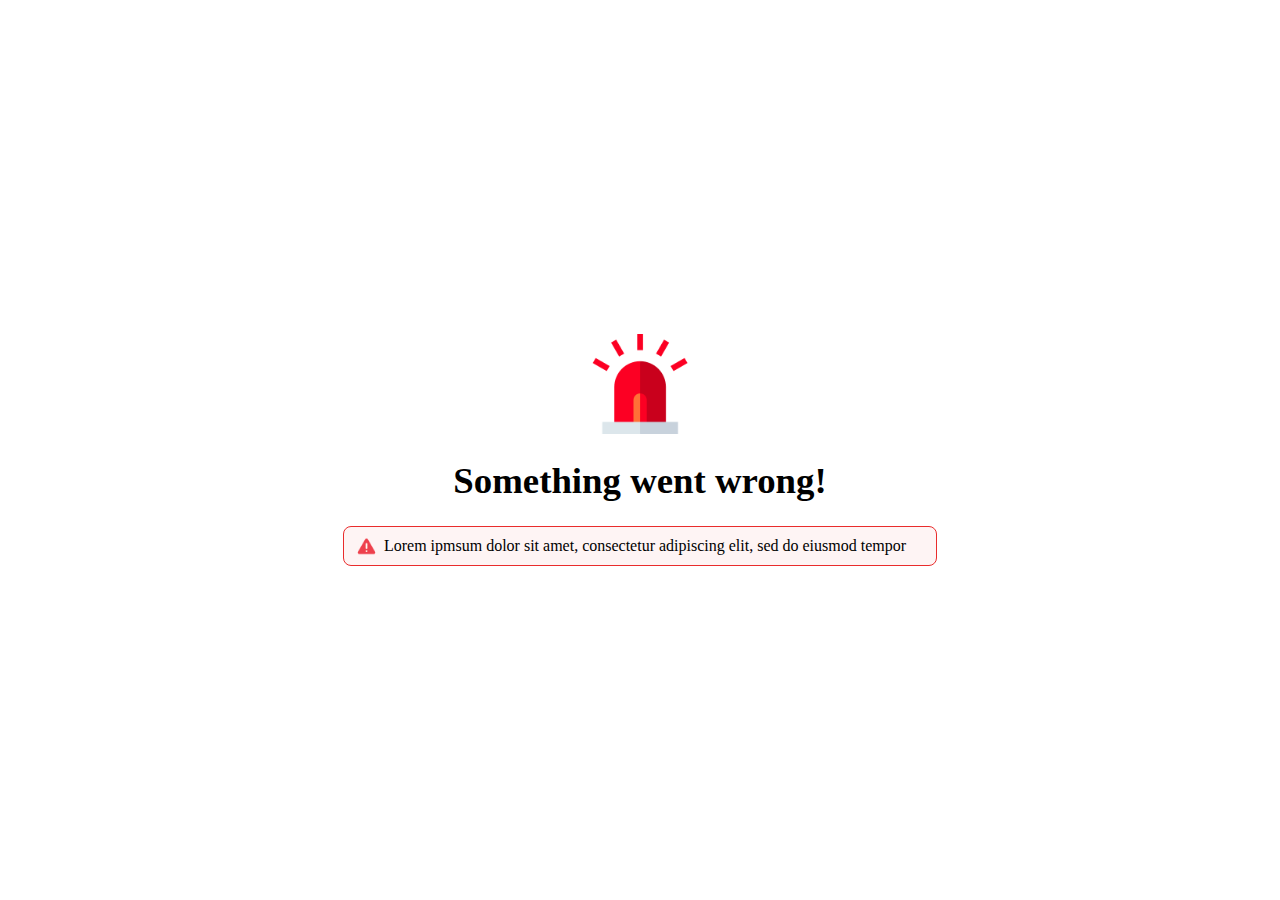
<file: ssoError.html>
<!DOCTYPE html>
<html lang="ko">

<head>
	<meta charset="UTF-8">
	<meta name="viewport"
		content="width=device-width, initial-scale=1.0, maximum-scale=1.0, minimum-scale=1.0, user-scalable=no">
	<title>AI Chat Portal - OuterLink</title>
	<link rel="stylesheet" href="css/outer.css" />
</head>

<body>
	<div class="outer">
		<img src="./imgs/icon_flasher.png" />
		<h1>Something went wrong!</h1>
		<div class="warning">
			Lorem ipmsum dolor sit amet, consectetur adipiscing elit, sed do eiusmod tempor
		</div>
	</div>
</body>

</html>
</file>
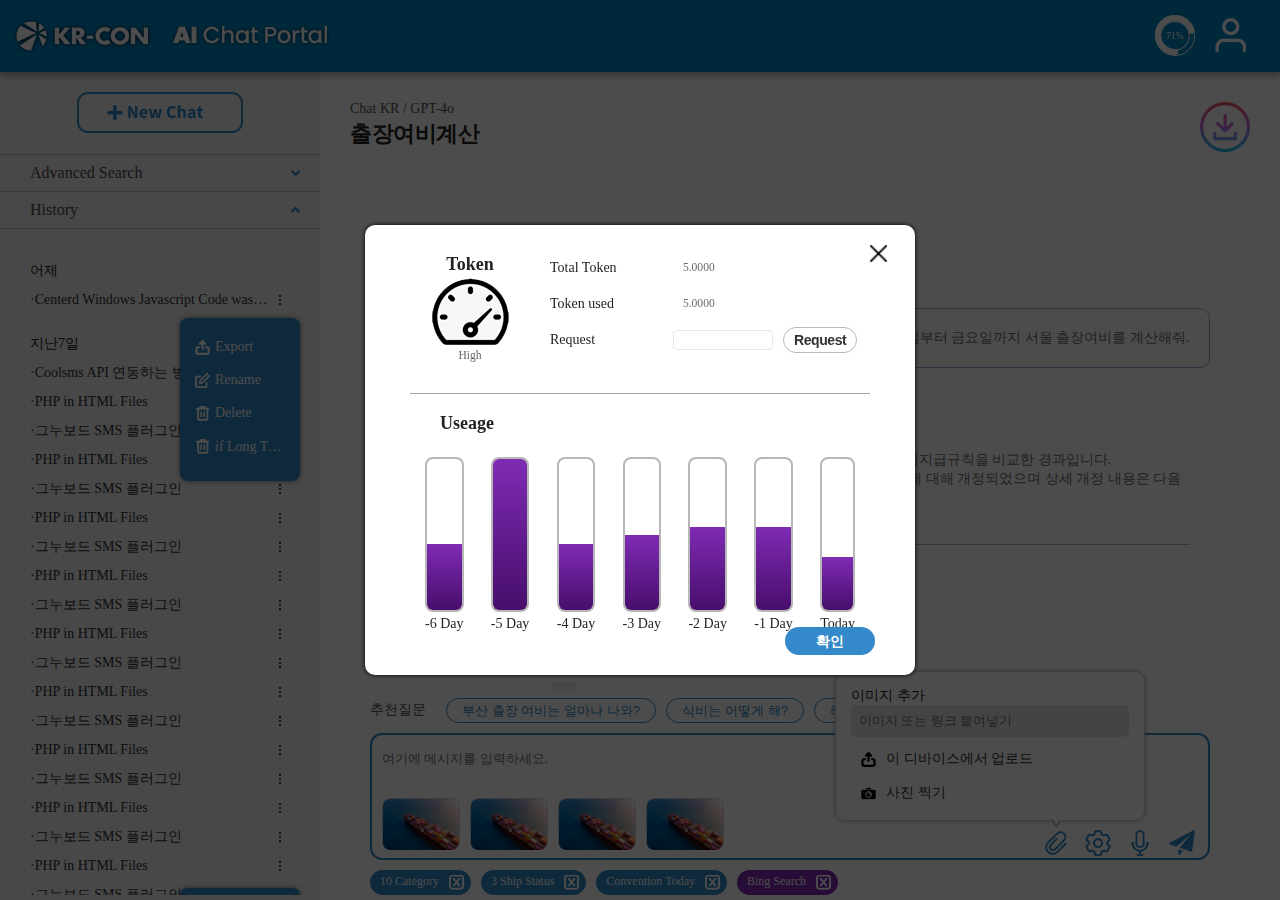
<file: tokenUseage.html>
<!DOCTYPE html>
<html lang="ko">

<head>
	<meta charset="UTF-8">
	<meta name="viewport"
		content="width=device-width, initial-scale=1.0, maximum-scale=1.0, minimum-scale=1.0, user-scalable=no">
	<title>AI Chat Portal</title>
	<link rel="stylesheet" href="css/global.css" />
	<link rel="stylesheet" href="css/conversation.css" />
	<script src="https://ajax.googleapis.com/ajax/libs/jquery/1.7.2/jquery.min.js"></script>
	<script src="js/gauge.min.js"></script>
	<script src="js/common.js"></script>
</head>

<body>
	<header>
		<a href="#" class="logo">
			<img src="imgs/ico_logo_krCon.png" />
			<img src="imgs/txt_aiChatPortal.png" alt="AI Chat Portal" />
		</a>
		<div class="rButtons">
			<div class="guage">
				<div class="gInner">
					<canvas width="40" height="40" id="guage"></canvas>
					<div id="guage-text"></div>
				</div>
				<div class="modalCloud">
					총 할당량 100% 중 75%<br />사용하셨습니다.(75%)
				</div>
			</div>
			<button class="btn-myInfo"></button>
			<button class="btn-headerGnb"></button>
		</div>
	</header>
	<div class="mainContainer">
		<aside>
			<div class="asideInfo">
				<div class="guage">
					<div class="gInner">
						<canvas width="40" height="40" id="guage2"></canvas>
						<div id="guage-text2"></div>
					</div>
					<div class="modalCloud">
						총 할당량 100% 중 75%<br />사용하셨습니다.(75%)
					</div>
				</div>
				<button class="btn-myInfo"></button>
			</div>
			<div class="newChat">
				<button class="btn-newChat"></button>
			</div>
			<ul>
				<li class="header">
					Advanced Search
				</li>
				<li class="cnt hide">
					<!-- open:열기, hide:닫기, scrollbar는 길어질경우 추가 -->
				</li>
				<li class="header open">
					History
				</li>
				<li class="cnt open scrollbar">
					<ul>
						<li class="time">어제</li>
						<li>
							<a class="link" href="#">Centerd Windows Javascript Code was good</a>
							<button class="btn-more"></button>
							<div class="detailBox active">
								<ul>
									<li><a href="#"><span class="ico export"></span>
											<p>Export</p>
										</a></li>
									<li><a href="#"><span class="ico rename"></span>
											<p>Rename</p>
										</a></li>
									<li><a href="#"><span class="ico delete"></span>
											<p>Delete</p>
										</a></li>
									<li>
										<a href="#"><span class="ico delete"></span>
											<p>if Long Text Long Text</p>
										</a>
									</li>
								</ul>
							</div>
						</li>
					</ul>
					<ul>
						<li class="time">지난7일</li>
						<li>
							<a class="link" href="#">Coolsms API 연동하는 방법 찾기 좀더 글자 길게 하려고</a><button
								class="btn-more"></button>
							<div class="detailBox">
								<ul>
									<li><a href="#"><span class="ico export"></span>Export</a></li>
									<li><a href="#"><span class="ico rename"></span>Rename</a></li>
									<li><a href="#"><span class="ico delete"></span>Delete</a></li>
								</ul>
							</div>
						</li>
						<li>
							<a class="link" href="#">PHP in HTML Files</a><button class="btn-more"></button>
						</li>
						<li>
							<a class="link" href="#">그누보드 SMS 플러그인</a><button class="btn-more"></button>
						</li>
						<li>
							<a class="link" href="#">PHP in HTML Files</a><button class="btn-more"></button>
						</li>
						<li>
							<a class="link" href="#">그누보드 SMS 플러그인</a><button class="btn-more"></button>
						</li>
						<li>
							<a class="link" href="#">PHP in HTML Files</a><button class="btn-more"></button>
						</li>
						<li>
							<a class="link" href="#">그누보드 SMS 플러그인</a><button class="btn-more"></button>
						</li>
						<li>
							<a class="link" href="#">PHP in HTML Files</a><button class="btn-more"></button>
						</li>
						<li>
							<a class="link" href="#">그누보드 SMS 플러그인</a><button class="btn-more"></button>
						</li>
						<li>
							<a class="link" href="#">PHP in HTML Files</a><button class="btn-more"></button>
						</li>
						<li>
							<a class="link" href="#">그누보드 SMS 플러그인</a><button class="btn-more"></button>
						</li>
						<li>
							<a class="link" href="#">PHP in HTML Files</a><button class="btn-more"></button>
						</li>
						<li>
							<a class="link" href="#">그누보드 SMS 플러그인</a><button class="btn-more"></button>
						</li>
						<li>
							<a class="link" href="#">PHP in HTML Files</a><button class="btn-more"></button>
						</li>
						<li>
							<a class="link" href="#">그누보드 SMS 플러그인</a><button class="btn-more"></button>
						</li>
						<li>
							<a class="link" href="#">PHP in HTML Files</a><button class="btn-more"></button>
						</li>
						<li>
							<a class="link" href="#">그누보드 SMS 플러그인</a><button class="btn-more"></button>
						</li>
						<li>
							<a class="link" href="#">PHP in HTML Files</a><button class="btn-more"></button>
						</li>
						<li>
							<a class="link" href="#">그누보드 SMS 플러그인</a><button class="btn-more"></button>
						</li>
						<li>
							<a class="link" href="#">PHP in HTML Files</a><button class="btn-more"></button>
						</li>
						<li>
							<a class="link" href="#">그누보드 SMS 플러그인</a><button class="btn-more"></button>
						</li>
						<li>
							<a class="link" href="#">PHP in HTML Files</a><button class="btn-more"></button>
						</li>
						<li>
							<a class="link" href="#">그누보드 SMS 플러그인</a><button class="btn-more"></button>
						</li>
						<li>
							<a class="link" href="#">PHP in HTML Files</a><button class="btn-more"></button>
						</li>
						<li>
							<a class="link" href="#">그누보드 SMS 플러그인</a><button class="btn-more"></button>
							<div class="detailBox bottom active">
								<!-- 아래쪽에 위치한것은 절대위치를 잡아 계산 후 bottom을 붙여주시면 됩니다. -->
								<ul>
									<li><a href="#"><span class="ico export"></span>
											<p>Export</p>
										</a></li>
									<li><a href="#"><span class="ico rename"></span>
											<p>Rename</p>
										</a></li>
									<li><a href="#"><span class="ico delete"></span>
											<p>Delete</p>
										</a></li>
									<li>
										<a href="#"><span class="ico delete"></span>
											<p>if Long Text Long Text</p>
										</a>
									</li>
								</ul>
							</div>
						</li>
					</ul>
				</li>
			</ul>
		</aside>
		<div class="contents">
			<div class="cvsn_content scrollbar">
				<div class="header">
					<div class="info">
						<div class="type">
							Chat KR / GPT-4o
						</div>
						<div class="cvsn_title">
							출장여비계산
						</div>
					</div>
					<button class="btn_download"></button>
				</div>
				<div class="stage">
					<div class="dialogue">
						<div class="chat robot">
							<div class="ico"></div>
							<div class="message">
								<div class="inner">
									무엇을 도와드릴까요?
								</div>
							</div>
						</div>
						<div class="chat user">
							<div class="message">
								<div class="inner">
									월요일부터 금요일까지 서울 출장여비를 계산해줘.
								</div>
							</div>
						</div>
						<div class="chat robot">
							<div class="ico"></div>
							<div class="message">
								<div class="loading_answer">
									답변을 생성하는 중...
								</div>
								<div class="inner">
									2023년 10월 1일에 개정된 여비지급규칙과 2023년 6월 1일에 개정된 여비지급규칙을 비교한 경과입니다.<br />
									주재국내외 여비 지급표 상세 내용중 IACS Panel 의장의 여비 적용 기준에 대해 개정되었으며 상세 개정
									내용은 다음과 같습니다.<br />
									IACS Panel 의장에 대한 여비는 부서장 직급을 적용한다.<br />
									<div class="attachment">
										<ul>
											<li>
												<span class="tit">규정</span>
												<a href="#">
													<div class="thumbnail">
														<img src="./imgs/thumbnail_noimage.png" alt="thumbnail" />
													</div>
													<div class="file_detail">
														<span class="ico doc"></span>
														<div class="file_info">
															<p class="name">4-02 여비지급규칙(2023-10-01).pdf</p>
															<p class="type">문서</p>
														</div>
													</div>
												</a>
											</li>
											<li>
												<span class="tit">규정</span>
												<a href="#">
													<div class="thumbnail">
														<img src="./imgs/temp_thumbnail.png" alt="thumbnail" />
													</div>
													<div class="file_detail">
														<span class="ico image"></span>
														<div class="file_info">
															<p class="name">filename.jpg</p>
															<p class="type">이미지</p>
														</div>
													</div>
												</a>
											</li>
											<li>
												<span class="tit">게시판</span>
												<a href="#">
													<div class="thumbnail hide">
														<img src="./imgs/temp_thumbnail.png" alt="thumbnail" />
													</div>
													<div class="file_detail">
														<span class="ico board"></span>
														<div class="file_info">
															<p class="name">여비지급규정 예외규정</p>
															<p class="type">타입없음</p>
														</div>
													</div>
												</a>
											</li>
										</ul>
									</div>
									<div class="choose_like">
										<button class="btn_thumbup on"></button>
										<button class="btn_thumbdown on"></button>
										<div class="modalCloud show">
											<!-- show로 제어하시면 됩니다. -->
											<textarea placeholder="비추천 사유를 입력하세요..."></textarea>
											<button class="btn-close"></button>
											<div>
												<button class="btn-confirm">확인</button>
											</div>
										</div>
									</div>
								</div>
							</div>
						</div>
						<div class="chat robot">
							<div class="ico"></div>
							<div class="message">
								<div class="inner">
									무엇을 도와드릴까요?
								</div>
							</div>
						</div>
						<div class="chat user">
							<div class="message">
								<div class="inner">
									죽고 싶어
								</div>
							</div>
						</div>
						<div class="chat robot error">
							<div class="ico"></div>
							<div class="message">
								<div class="inner">
									답변을 생성하던 도중 오류가 발생하였습니다.<br />
									이유: 이 프롬프트에는다음과 같은 콘텐츠가 포함되어 있습니다. 자해(medium)
								</div>
								<div class="reason">Content Safety error</div>
							</div>
						</div>
						<div class="chat robot tpm">
							<div class="ico"></div>
							<div class="message">
								<div class="inner">
									답변을 생성하던 도중 오류가 발생하였습니다.<br />
									이유: 현재 서비스이용량이 너무 많습니다.
								</div>
								<div class="reason">TPM(Token per minute) limit</div>
							</div>
						</div>
					</div>
				</div>
			</div>
			<div class="chat_input">
				<div class="recom_question">
					<div class="inner">
						<div class="tit">추천질문</div>
						<button class="btn-recom">부산 출장 여비는 얼마나 나와?</button>
						<button class="btn-recom">식비는 어떻게 해?</button>
						<button class="btn-recom">해외 출장의 경우는 어때?</button>
					</div>
				</div>
				<div class="message">
					<div class="msgInner">
						<textarea placeholder="여기에 메시지를 입력하세요."></textarea>
						<div class="thumbnail_images show"><!-- show를 붙이면 나옵니다. -->
							<div class="thumbSet">
								<img src="./imgs/temp_thumbnail.png" alt="thumbnail" />
								<button class="btn-close"></button>
							</div>
							<div class="thumbSet">
								<img src="./imgs/temp_thumbnail.png" alt="thumbnail" />
								<button class="btn-close"></button>
							</div>
							<div class="thumbSet">
								<img src="./imgs/temp_thumbnail.png" alt="thumbnail" />
								<button class="btn-close"></button>
							</div>
							<div class="thumbSet">
								<img src="./imgs/temp_thumbnail.png" alt="thumbnail" />
								<button class="btn-close"></button>
							</div>
						</div>
					</div>
					<div class="msg_tool">
						<ul>
							<li>
								<button class="btn-attach"></button>
								<div class="modalCloud show">
									<div class="attach_image">
										<div class="tit">이미지 추가</div>
										<input type="text" placeholder="이미지 또는 링크 붙여넣기" />
										<a href="#" class="upload">이 디바이스에서 업로드</a>
										<a href="#" class="photo">사진 찍기</a>
									</div>
								</div>
							</li>
							<li>
								<button class="btn-setting"></button>
								<div class="modalCloud">
									<div class="info preference">
										<div class="data">
											<ul>
												<li>
													<span class="tit">Temperature</span>
													<span class="value">
														<select>
															<option value="a">보다 창의적</option>
															<option value="b">보다 창의적</option>
															<option value="c">보다 창의적</option>
															<option value="d">보다 창의적</option>
														</select>
													</span>
												</li>
												<li>
													<span class="tit">Position</span>
													<span class="value">
														<select>
															<option value="a">한국어</option>
															<option value="b">영어</option>
															<option value="c">일본어</option>
															<option value="d">중국어</option>
														</select>
													</span>
												</li>
												<li>
													<span class="tit">Department</span>
													<span class="value">
														<label class="ios7-switch">
															<input type="checkbox" checked>
															<span></span>
														</label>
													</span>
												</li>
												<li>
													<span class="tit">Delete all chat</span>
													<span class="value">
														<label class="ios7-switch">
															<input type="checkbox">
															<span></span>
														</label>
													</span>
												</li>
											</ul>
										</div>
									</div>
								</div>
							</li>
							<li><button class="btn-rec"></button></li>
							<li><button class="btn-send"></button></li>
						</ul>
					</div>
					<div class="attach_img"><!-- show를 붙이면 보입니다.-->
						여기에 사진을 끌어다 놓으세요.
					</div>
				</div>
				<div class="fliters">
					<div class="inner">
						<div class="btn-filter">10 Category<button class="close"></button></div>
						<div class="btn-filter">3 Ship Status<button class="close"></button></div>
						<div class="btn-filter">Convention Today<button class="close"></button></div>
						<div class="btn-filter bing">Bing Search<button class="close"></button></div>
					</div>
				</div>
			</div>
		</div>
	</div>
	<div class="dimmed active"></div>
	<div class="tokenUsage active">
		<button class="btn-close"></button>
		<div class="token">
			<div class="icon">
				<h1 class="title">Token</h1>
				<!--
				Low, Mid, High일경우 이미지명을 변경해주세요.
				<img src="./imgs/ico_token_low.png" />
				<img src="./imgs/ico_token_mid.png" />
				-->
				<img src="./imgs/ico_token_high.png" />
				<div class="value">High</div><!-- Low,Middle,High 값이 있는게 명시적으로 좋을거같아서 넣어봤습니다. 필요없을시 그냥 삭제하시면 됩니다.-->
			</div>
			<div class="info">
				<ul>
					<li>
						<span class="tit">Total Token</span>
						<span class="value">5.0000</span>
					</li>
					<li>
						<span class="tit">Token used</span>
						<span class="value">5.0000</span>
					</li>
					<li>
						<span class="tit">Request</span>
						<input type="text">
						<button class="btn-request">Request</button>
					</li>
				</ul>
			</div>
		</div>
		<div class="useage">
			<h1 class="title">Useage</h1>
			<div class="graph">
				<ul>
					<li>
						<div class="bar_wrap">
							<div class="bar" style="height:44%"></div>
						</div>
						<div class="days">
							-6 Day
						</div>
					</li>
					<li>
						<div class="bar_wrap">
							<div class="bar" style="height:100%"></div>
						</div>
						<div class="days">
							-5 Day
						</div>
					</li>
					<li>
						<div class="bar_wrap">
							<div class="bar" style="height:44%"></div>
						</div>
						<div class="days">
							-4 Day
						</div>
					</li>
					<li>
						<div class="bar_wrap">
							<div class="bar" style="height:50%"></div>
						</div>
						<div class="days">
							-3 Day
						</div>
					</li>
					<li>
						<div class="bar_wrap">
							<div class="bar" style="height:55%"></div>
						</div>
						<div class="days">
							-2 Day
						</div>
					</li>
					<li>
						<div class="bar_wrap">
							<div class="bar" style="height:55%"></div>
						</div>
						<div class="days">
							-1 Day
						</div>
					</li>
					<li>
						<div class="bar_wrap">
							<div class="bar" style="height:35%"></div>
						</div>
						<div class="days">
							Today
						</div>
					</li>
				</ul>
			</div>
		</div>
		<div class="footer">
			<button class="btn-confirm">확인</button>
		</div>
	</div>
</body>

</html>
</file>
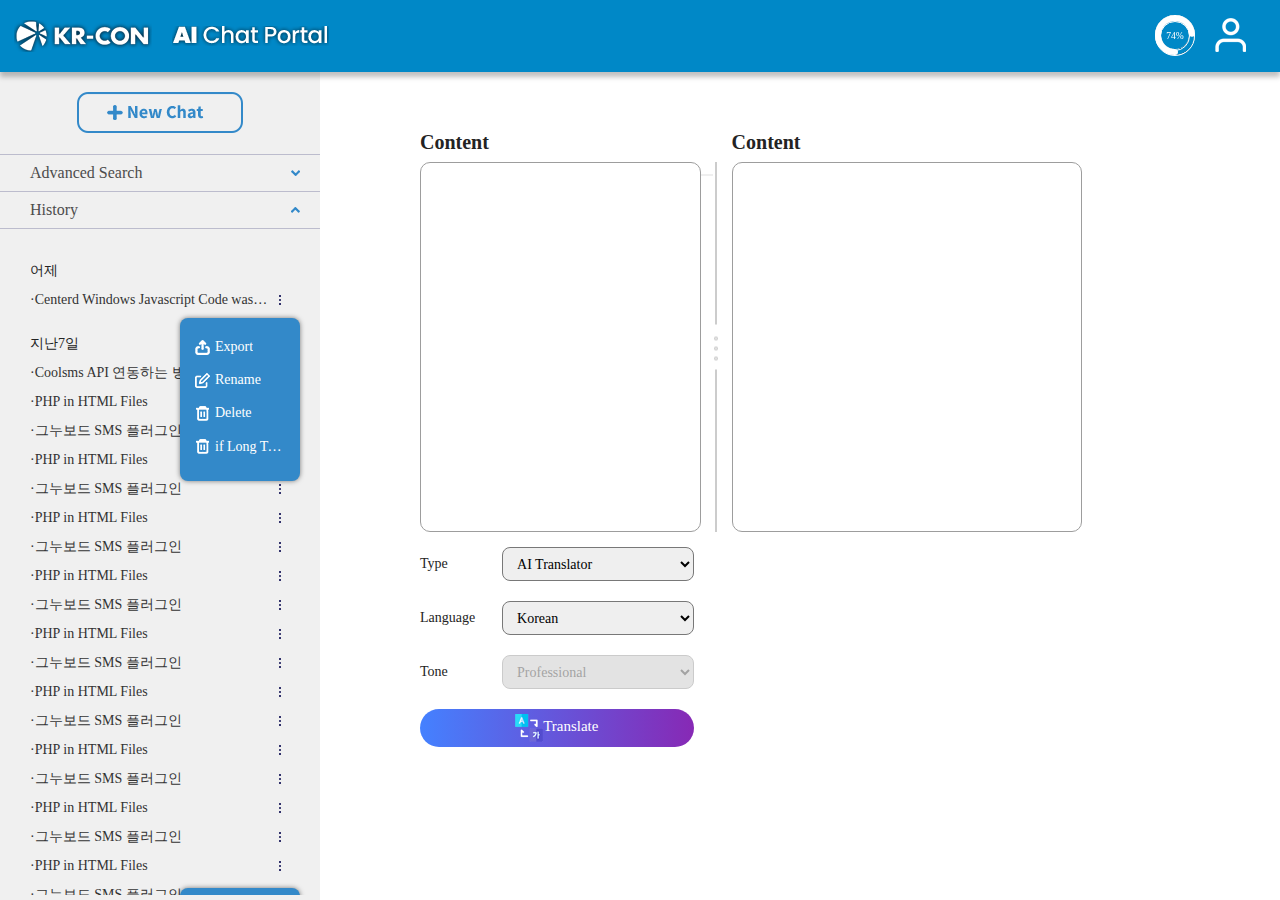
<file: translate.html>
<!DOCTYPE html>
<html lang="ko">

<head>
	<meta charset="UTF-8">
	<meta name="viewport"
		content="width=device-width, initial-scale=1.0, maximum-scale=1.0, minimum-scale=1.0, user-scalable=no">
	<title>AI Chat Portal</title>
	<link rel="stylesheet" href="css/global.css" />
	<link rel="stylesheet" href="css/translate.css" />
	<script src="https://ajax.googleapis.com/ajax/libs/jquery/1.7.2/jquery.min.js"></script>
	<script src="js/common.js"></script>
	<script src="js/gauge.min.js"></script>
</head>

<body>
	<header>
		<a href="#" class="logo">
			<img src="imgs/ico_logo_krCon.png" />
			<img src="imgs/txt_aiChatPortal.png" alt="AI Chat Portal" />
		</a>
		<div class="rButtons">
			<div class="guage">
				<div class="gInner">
					<canvas width="40" height="40" id="guage"></canvas>
					<div id="guage-text"></div>
				</div>
				<div class="modalCloud">
					총 할당량 100% 중 75%<br />사용하셨습니다.(75%)
				</div>
			</div>
			<button class="btn-myInfo"></button>
			<button class="btn-headerGnb"></button>
		</div>
	</header>
	<div class="mainContainer">
		<aside>
			<div class="asideInfo">
				<div class="guage">
					<div class="gInner">
						<canvas width="40" height="40" id="guage2"></canvas>
						<div id="guage-text2"></div>
					</div>
					<div class="modalCloud">
						총 할당량 100% 중 75%<br />사용하셨습니다.(75%)
					</div>
				</div>
				<button class="btn-myInfo"></button>
			</div>
			<div class="newChat">
				<button class="btn-newChat"></button>
			</div>
			<ul>
				<li class="header">
					Advanced Search
				</li>
				<li class="cnt hide">
					<!-- open:열기, hide:닫기, scrollbar는 길어질경우 추가 -->
				</li>
				<li class="header open">
					History
				</li>
				<li class="cnt open scrollbar">
					<ul>
						<li class="time">어제</li>
						<li>
							<a class="link" href="#">Centerd Windows Javascript Code was good</a>
							<button class="btn-more"></button>
							<div class="detailBox active">
								<ul>
									<li><a href="#"><span class="ico export"></span>
											<p>Export</p>
										</a></li>
									<li><a href="#"><span class="ico rename"></span>
											<p>Rename</p>
										</a></li>
									<li><a href="#"><span class="ico delete"></span>
											<p>Delete</p>
										</a></li>
									<li>
										<a href="#"><span class="ico delete"></span>
											<p>if Long Text Long Text</p>
										</a>
									</li>
								</ul>
							</div>
						</li>
					</ul>
					<ul>
						<li class="time">지난7일</li>
						<li>
							<a class="link" href="#">Coolsms API 연동하는 방법 찾기 좀더 글자 길게 하려고</a><button
								class="btn-more"></button>
							<div class="detailBox">
								<ul>
									<li><a href="#"><span class="ico export"></span>Export</a></li>
									<li><a href="#"><span class="ico rename"></span>Rename</a></li>
									<li><a href="#"><span class="ico delete"></span>Delete</a></li>
								</ul>
							</div>
						</li>
						<li>
							<a class="link" href="#">PHP in HTML Files</a><button class="btn-more"></button>
						</li>
						<li>
							<a class="link" href="#">그누보드 SMS 플러그인</a><button class="btn-more"></button>
						</li>
						<li>
							<a class="link" href="#">PHP in HTML Files</a><button class="btn-more"></button>
						</li>
						<li>
							<a class="link" href="#">그누보드 SMS 플러그인</a><button class="btn-more"></button>
						</li>
						<li>
							<a class="link" href="#">PHP in HTML Files</a><button class="btn-more"></button>
						</li>
						<li>
							<a class="link" href="#">그누보드 SMS 플러그인</a><button class="btn-more"></button>
						</li>
						<li>
							<a class="link" href="#">PHP in HTML Files</a><button class="btn-more"></button>
						</li>
						<li>
							<a class="link" href="#">그누보드 SMS 플러그인</a><button class="btn-more"></button>
						</li>
						<li>
							<a class="link" href="#">PHP in HTML Files</a><button class="btn-more"></button>
						</li>
						<li>
							<a class="link" href="#">그누보드 SMS 플러그인</a><button class="btn-more"></button>
						</li>
						<li>
							<a class="link" href="#">PHP in HTML Files</a><button class="btn-more"></button>
						</li>
						<li>
							<a class="link" href="#">그누보드 SMS 플러그인</a><button class="btn-more"></button>
						</li>
						<li>
							<a class="link" href="#">PHP in HTML Files</a><button class="btn-more"></button>
						</li>
						<li>
							<a class="link" href="#">그누보드 SMS 플러그인</a><button class="btn-more"></button>
						</li>
						<li>
							<a class="link" href="#">PHP in HTML Files</a><button class="btn-more"></button>
						</li>
						<li>
							<a class="link" href="#">그누보드 SMS 플러그인</a><button class="btn-more"></button>
						</li>
						<li>
							<a class="link" href="#">PHP in HTML Files</a><button class="btn-more"></button>
						</li>
						<li>
							<a class="link" href="#">그누보드 SMS 플러그인</a><button class="btn-more"></button>
						</li>
						<li>
							<a class="link" href="#">PHP in HTML Files</a><button class="btn-more"></button>
						</li>
						<li>
							<a class="link" href="#">그누보드 SMS 플러그인</a><button class="btn-more"></button>
						</li>
						<li>
							<a class="link" href="#">PHP in HTML Files</a><button class="btn-more"></button>
						</li>
						<li>
							<a class="link" href="#">그누보드 SMS 플러그인</a><button class="btn-more"></button>
						</li>
						<li>
							<a class="link" href="#">PHP in HTML Files</a><button class="btn-more"></button>
						</li>
						<li>
							<a class="link" href="#">그누보드 SMS 플러그인</a><button class="btn-more"></button>
							<div class="detailBox bottom active">
								<!-- 아래쪽에 위치한것은 절대위치를 잡아 계산 후 bottom을 붙여주시면 됩니다. -->
								<ul>
									<li><a href="#"><span class="ico export"></span>
											<p>Export</p>
										</a></li>
									<li><a href="#"><span class="ico rename"></span>
											<p>Rename</p>
										</a></li>
									<li><a href="#"><span class="ico delete"></span>
											<p>Delete</p>
										</a></li>
									<li>
										<a href="#"><span class="ico delete"></span>
											<p>if Long Text Long Text</p>
										</a>
									</li>
								</ul>
							</div>
						</li>
					</ul>
				</li>
			</ul>
		</aside>
		<div class="contents">
			<div class="translate_wrap">
				<div class="translate_inner">
					<div class="trans_content scrollbar">
						<h3 class="title">Content</h3>
						<textarea></textarea>
					</div>
					<div class="vertical_spliter"><button></button></div>
					<div class="trans_translated scrollbar">
						<h3 class="title">Content</h3>
						<textarea></textarea>
					</div>
				</div>
				<div class="trans_setting">
					<ul>
						<li>
							<div class="tit">Type</div>
							<div class="select">
								<select>
									<option>AI Translator</option>
									<option>chatGPT</option>
								</select>
							</div>
						</li>
						<li>
							<div class="tit">Language</div>
							<div class="select">
								<select>
									<option>Korean</option>
									<option>English(United State)</option>
									<option>Japanese</option>
									<option>Chinese</option>
								</select>
							</div>
						</li>
						<li>
							<div class="tit">Tone</div>
							<div class="select">
								<select disabled>
									<option>Professional</option>
									<option>Rookie</option>
								</select>
							</div>
						</li>
					</ul>
					<button class="btn-translate">Translate</button>
				</div>
			</div>

		</div>
	</div>
</body>
<script>
	var opts = {
		angle: 0.5, // The span of the gauge arc
		lineWidth: 0.15, // The line thickness
		radiusScale: 1, // Relative radius
		limitMax: 100,     // If false, max value increases automatically if value > maxValue
		limitMin: false,     // If true, the min value of the gauge will be fixed
		colorStart: 'white',   // Colors
		colorStop: 'white',    // just experiment with them
		strokeColor: 'transparent',  // to see which ones work best for you
		generateGradient: false,
		highDpiSupport: true,     // High resolution support
	};
	var target = document.getElementById('guage'); // your canvas element
	var gauge = new Donut(target).setOptions(opts); // create sexy gauge!
	gauge.setTextField(document.getElementById("guage-text"));
	gauge.maxValue = 100; // set max gauge value
	gauge.setMinValue(0);  // Prefer setter over gauge.minValue = 0
	gauge.animationSpeed = 32; // set animation speed (32 is default value)
	gauge.set(75); // set actual value
</script>

</html>
</file>
<file: css/chat.css>
.chat {
	overflow-y: auto;
	width: 100%;
	height: 100%;
	display: flex;
	justify-content: center;
	align-items: center;

	.link {
		display: flex;
		gap: 20px;

		a {
			display: block;
			flex: 1;
			border: 3px solid transparent;
			padding: 20px;
			border-radius: 16px;
			text-decoration: none;
			text-align: center;
			background-color: #fff;
			box-shadow: 0 0 10px rgba(255, 255, 255, .8);
			border: 2px solid #ccc;

			&:hover {
				border-color: #3389c9;

				p {
					&.tit {
						color: #3389c9;
					}
				}
			}

			p {
				margin-top: 10px;
				color: #333;

				&.tit {
					font-size: 1.25rem;
					font-weight: 700;
					transition: .8s all;
				}
			}
		}
	}
}

@media (max-width: 430px) {
	.chat {
		.link {
			flex-direction: column;
		}
	}
}
</file>
<file: css/chat_new.css>
.chat_new {
	overflow-y: auto;
	width: 100%;
	height: 100%;
	padding: 100px 140px 50px;
	display: flex;
	flex-direction: column;
	background-size: cover;

	&.spring {
		background-image: url(../imgs/bg_spring.jpg);
	}

	&.summer {
		background-image: url(../imgs/bg_summer.jpg);
	}

	&.autumn {
		background-image: url(../imgs/bg_autumn.jpg);
	}

	&.winter {
		background-image: url(../imgs/bg_winter.jpg);
	}

	.logo {
		text-align: center;
	}

	.swiper {
		width: 800px;
		min-height: 400px;
		padding-top: 50px;
		padding-bottom: 50px;
	}

	.swiper-slide {
		position: relative;
		background-position: center;
		background-size: cover;
		width: 300px;
		height: 300px;
		border-radius: 16px;
		overflow: hidden;

		.desc {
			position: absolute;
			left: 50%;
			bottom: 20px;
			width: 90%;
			padding: 10px;
			border-radius: 8px;
			background-color: #fff;
			transform: translateX(-50%);
			letter-spacing: -0.45px;
		}

	}

	.swiper-slide img {
		display: block;
		width: 100%;
	}

	.swiper-pagination-bullet-active {
		background-color: #000;
	}

	.select_type {
		display: flex;
		justify-content: center;
		gap: 20px;
		margin-top: 50px;
		text-align: center;

		button {
			min-width: 120px;
			padding: 15px 20px;
			border: 1px solid #b6b6b6;
			border-radius: 8px;
			font-size: 16px;

			p {
				font-size: 20px;
				font-weight: 700;
			}

			&.active,
			&:hover {
				border-color: #3389c9;
				background-color: #3389c9;
				color: #fff;
			}
		}
	}

	.chat_input {
		margin-top: 50px;
	}
}

@media (max-width: 430px) {
	.chat_new {
		padding-top: 70px;
		padding-left: 0;
		padding-right: 0;

		.logo {
			img {
				width: 70%;
			}
		}

		.swiper {
			width: 100%;
			min-height: 310px;
			padding-top: 20px;
			padding-bottom: 0;

			.swiper-slide {
				width: 270px;
				height: 270px;
			}
		}

		.select_type {
			margin-top: 0;
			gap: 10px;

			button {
				min-width: 100px;
				padding: 5px 5px;
			}
		}
	}
}

@media (max-width: 375px) {
	.chat_new {
		padding-top: 80px;

		.logo {
			img {
				width: 60%;
			}
		}

		.swiper {
			min-height: 300px;
			padding-top: 20px;

			.swiper-slide {
				width: 250px;
				height: 250px;
			}
		}

		.select_type {
			button {
				p {
					font-size: 18px;
				}
			}
		}
	}
}
</file>
<file: css/conversation.css>
.cvsn_content {
	overflow-y: auto;
	width: 100%;
	height: 100%;
	padding: 30px 30px 200px;
	display: flex;
	flex-direction: column;

	.header {
		display: flex;
		justify-content: space-between;
		padding-bottom: 20px;

		.info {
			display: block;

			.type {
				font-size: 0.875rem;
				color: #545454;
			}

			.cvsn_title {
				margin-top: 7px;
				font-size: 1.375rem;
				letter-spacing: -0.5px;
				font-weight: 700;
			}
		}
	}

	.stage {
		flex: 1;
		padding: 40px;

		.dialogue {
			display: flex;
			flex-direction: column;
			gap: 20px;

			.chat {
				display: flex;
				gap: 24px;

				.ico {
					min-width: 40px;
					height: 40px;
					margin-top: 10px;
					background-repeat: no-repeat;
					background-position: center;
					background-size: contain;
				}

				&.robot {
					flex: 1;
					width: 100%;

					.ico {
						background-image: url(../imgs/ico_dialogue_robot.png);
					}

					.message {
						.inner {

							border: none;
						}
					}

					&.error {
						.ico {
							background: none;
						}

						.message {
							display: flex;

							.inner {
								background-color: #f9eaea;
								border-color: #e49999;
							}

							.reason {
								padding: 8px 0 0 8px;
								color: #c93333;
								font-size: 13px;
							}
						}
					}

					&.tpm {
						.ico {
							background: none;
						}

						.message {
							display: flex;

							.inner {
								background-color: #eaf3f9;
								border-color: #99c4e4;
							}

							.reason {
								padding: 8px 0 0 8px;
								color: #0c439d;
								font-size: 13px;
							}
						}
					}
				}

				&.user {
					margin-left: auto;
					flex-direction: row-reverse;
					text-align: right;

					.ico {
						background-image: url(../imgs/ico_dialogue_user.png);
					}

					.message {
						.inner {
							border-color: #bf95d9;
						}
					}
				}

				.message {
					width: 100%;

					.inner {
						line-height: 1.3;
						padding: 20px;
						border: 1px solid #a2c5ff;
						border-radius: 10px;
						font-size: 0.875rem;
						color: #6e6e6e;
						background-color: #fff;

						.attachment {
							margin-top: 20px;
							padding-top: 10px;
							border-top: 1px solid #afafcd;

							ul {
								li {
									display: flex;
									align-items: center;
									gap: 4px;
									margin-top: 8px;
									padding-left: 15px;

									&::before {
										content: "";
										width: 6px;
										height: 8px;
										background: url(../imgs/ico_attach_caret.png) no-repeat center;
									}

									.tit {
										position: relative;
										display: inline-block;
										width: 44px;
										margin-right: 3px;
										color: #303030;

										&:after {
											content: ":";
											position: absolute;
											right: 0;
										}
									}

									a {
										display: flex;
										align-items: center;
										gap: 5px;
										text-decoration: none;

										&:hover {
											.file_detail {
												.file_info {
													.name {
														color: #004db5;
													}
												}
											}
										}
									}

									.thumbnail {
										overflow: hidden;
										width: 78px;
										height: 52px;
										border: 1px solid #ccc;
										border-radius: 8px;

										img {
											width: 100%;
										}
									}

									.file_detail {
										display: flex;
										align-items: center;

										.ico {
											width: 40px;
											height: 52px;
											margin: 0;
											vertical-align: middle;

											&.doc {
												background: url(../imgs/ico_attach_doc.png) no-repeat center;
											}

											&.image {
												background: url(../imgs/ico_attach_image.png) no-repeat center;
											}

											&.music {
												background: url(../imgs/ico_attach_music.png) no-repeat center;
											}

											&.pdf {
												background: url(../imgs/ico_attach_pdf.png) no-repeat center;
											}

											&.text {
												background: url(../imgs/ico_attach_text.png) no-repeat center;
											}

											&.txt {
												background: url(../imgs/ico_attach_txt.png) no-repeat center;
											}

											&.video {
												background: url(../imgs/ico_attach_video.png) no-repeat center;
											}

											&.xls {
												background: url(../imgs/ico_attach_xls.png) no-repeat center;
											}

											&.board {
												background: url(../imgs/ico_attach_board.png) no-repeat center;
											}
										}

										.file_info {
											margin-left: 10px;
											padding: 8px 0 0;

											.name {
												color: #000;
											}

											.type {
												text-decoration: none;
												font-size: 1rem;
												font-weight: 400;
												color: #888;
											}
										}
									}
								}
							}
						}

						.choose_like {
							position: relative;
							text-align: left;
							margin-top: 20px;

							.btn_thumbup {
								width: 24px;
								height: 24px;
								opacity: .5;
								background: url(../imgs/ico_thumb_up.png) no-repeat center;

								&:hover,
								&.on {
									opacity: 1;
								}
							}

							.btn_thumbdown {
								width: 24px;
								height: 24px;
								opacity: .5;
								margin-left: 5px;
								background: url(../imgs/ico_thumb_down.png) no-repeat center;

								&:hover,
								&.on {
									opacity: 1;
								}
							}

							.modalCloud {
								top: 35px;
								left: -15px;
								width: 400px;
								box-shadow: 0 3px 7px rgba(0, 0, 0, .25);

								&::after {
									left: 14%;
								}

								textarea {
									width: 100%;
									padding-right: 25px;
									border: 0;
									outline: none;
									resize: none;
								}

								.btn-close {
									position: absolute;
									right: 16px;
									top: 10px;
								}
							}
						}
					}

					.loading_answer {
						padding: 14px 0 14px 5px;
						font-size: .75rem;
						color: #949494;

						&:before {
							content: "";
							display: inline-block;
							vertical-align: middle;
							width: 15px;
							height: 15px;
							margin-right: 3px;
							background: url(../imgs/ico_chat_loading.png) no-repeat center;
							animation: rotate360 1s linear infinite;
						}
					}
				}
			}
		}
	}
}

.btn_download {
	width: 50px;
	height: 50px;
	background: url(../imgs/ico_download.png) no-repeat center;
}

.btn-recom {
	line-height: 1;
	padding: 5px 15px;
	color: #3389c9;
	background-color: #fff;
	border: 1px solid #3389c9;
	border-radius: 30px;

	&:hover {
		background-color: #3389c9;
		color: #fff;
	}
}

.btn-filter {
	padding: 5px 7px 5px 10px;
	background-color: #3389c9;
	border-radius: 20px;
	font-size: 12px;
	color: #fff;

	&.bing {
		background-color: #7f2bb4;
	}

	.close {
		width: 15px;
		height: 15px;
		margin-left: 10px;
		vertical-align: middle;
		background: url(../imgs/ico_closeSquare.png) no-repeat center;

		&:hover {
			opacity: .6;
		}
	}
}

@keyframes rotate360 {
	from {
		transform: rotate(0deg);
	}

	to {
		transform: rotate(360deg);
	}
}

@media (max-width: 430px) {
	.cvsn_content {
		height: calc(100% - 200px);
		padding: 15px 15px 50px;

		&:after {
			left: 10px;
			right: 10px;
			bottom: 111px;
		}

		.header {
			padding-bottom: 0;

			.info {
				.type {
					font-size: 0.725rem;
				}

				.cvsn_title {
					font-size: 1.1rem;
				}
			}
		}

		.stage {
			padding: 0;

			.dialogue {
				.chat {
					gap: 10px;

					&.robot {
						&.error {
							.message {
								flex-direction: column-reverse;

								.reason {
									padding: 0 0 5px;
								}
							}
						}

						&.tpm {
							.message {
								flex-direction: column-reverse;

								.reason {
									padding: 0 0 5px;
								}
							}
						}
					}

					.ico {
						min-width: 30px;
						margin-top: 0;
					}

					.message {
						.inner {
							width: 100%;
							min-width: 200px;
							max-width: 300px;
							padding: 10px;

							.choose_like {
								.modalCloud {
									right: -10px;
									width: 330px;

									&::after {
										left: auto;
										right: 5%;
									}
								}
							}

							.attachment {
								ul {
									li {
										padding-left: 0;

										.thumbnail {
											min-width: 60px;
											max-width: 60px;
											height: 40px;
										}

										.file_detail {
											.ico {
												max-width: 30px;
												height: 40px;
												background-size: contain !important;
											}

											.file_info {
												margin-left: 5px;

												.name {
													font-size: 0.75rem;
												}

												.type {
													font-size: 0.875rem;
												}
											}
										}
									}
								}
							}
						}
					}
				}
			}
		}
	}

	.btn_download {
		width: 40px;
		height: 40px;
		background-size: cover;
	}

	.btn-attach {
		&+.modalCloud {
			left: -246px;
			bottom: 60px;

			&:after {
				left: auto;
				right: 15%;
			}
		}
	}
}
</file>
<file: css/krcon_new.css>
.krcon {
	overflow-y: auto;
	height: 100%;
	padding: 30px 140px 50px;
	display: flex;
	flex-direction: column;

	.logo {
		text-align: center;
	}

	.document_list {
		width: 1040px;
		margin: 0 auto;

		h2 {
			line-height: 30px;
			margin-top: 32px;
			font-size: 1.375rem;
			font-weight: 700;
			padding-left: 30px;
			background: url(../imgs/ico_note.png) no-repeat left center;
		}

		ul {
			display: grid;
			grid-template-columns: repeat(3, 1fr);
			grid-template-rows: repeat(2, 1fr);
			gap: 30px;
			width: 915px;
			margin: 20px auto 0;

			li {
				a {
					display: block;
					min-height: 140px;
					padding: 20px 25px;
					text-decoration: none;
					border: 1px solid #d8d8d8;
					border-radius: 8px;
					transition: 0.3s all;

					&:hover {
						border-color: #999;
					}

					h3 {
						line-height: 20px;
						padding-left: 25px;
						color: #232323;
						font-weight: 700;
						background: url(../imgs/ico_clipboard.png) no-repeat left 0px;
					}

					p {
						line-height: 1.3;
						margin-top: 20px;
						color: #595959;
						font-size: 0.9375rem;
					}
				}
			}
		}
	}
}

@media (max-width: 430px) {
	header {
		.lefty {
			.top_menu {
				a {
					border: 1px solid #ccc;
				}
			}
		}
	}

	.krcon {
		padding: 70px 20px 20px;

		.document_list {
			width: auto;

			ul {
				width: auto;
				gap: 10px;
				grid-template-columns: repeat(1, 1fr);
				grid-template-rows: repeat(2, 1fr);
			}
		}
	}
}
</file>
<file: css/outer.css>
*{box-sizing: border-box;}
html,body{width:100%;height:100%;margin:0; padding: 0;}
.outer{
	display: flex;
	align-items: center;
	justify-content: center;
	flex-direction: column;
	width:100%;
	height: 100%;
	padding: 0 50px;
	img {
		width: 100px;
	}
	h1{
		font-size: 2.3rem;
		text-align: center;
	}
	.warning{
		padding:10px 30px 10px 40px;
		border: 1px solid #E92C2C;
		border-radius: 8px;
		background: #FEF4F4 url(../imgs/ico_warning.png) no-repeat 10px center;
		background-size: 25px auto;
	}
}
</file>
<file: css/translate.css>
.translate_wrap {
	overflow-y: auto;
	display: flex;
	flex-direction: column;
	width: 100%;
	height: 100%;
	padding: 60px 100px 20px;

	.translate_inner {
		display: flex;

		h3 {
			font-weight: 700;
			font-size: 1.25rem;
		}

		textarea {
			width: 100%;
			height: calc(100% - 30px);
			margin-top: 10px;
			padding: 20px;
			border-radius: 10px;
			font-family: "Spoqa Han Sans Neo";
			font-size: 18px;
			outline: none;
			border: 1px solid #9d9d9d;
			resize: none;
			background-color: rgba(255, 255, 255, .5);

			&:focus {
				border: 1px solid #232323;
			}

			&::-webkit-scrollbar {
				width: 6px;
			}

			&::-webkit-scrollbar-track {
				background-color: transparent;
			}

			&::-webkit-scrollbar-thumb {
				background-color: #d0d0d0;
				border-radius: 20px;
			}

			&::-webkit-scrollbar-button {
				display: none;
			}
		}

		.trans_content {
			width: 37%;
			height: 400px;
		}

		.vertical_spliter {
			position: relative;
			width: 4%;
			margin-top: 30px;

			&:before {
				content: "";
				width: 2px;
				height: 100%;
				position: absolute;
				left: 50%;
				top: 0;
				background-color: #ccc;
				transform: translateX(-50%);
			}

			&::after {
				content: "";
				position: absolute;
				left: 50%;
				top: 50%;
				width: 10px;
				height: 45px;
				background: url(../imgs/ico_splitter_handle.png) no-repeat;
				transform: translate(-50%, -50%);
				cursor: grab;
			}
		}

		.trans_translated {
			width: calc(100% - 410px);
		}
	}

	.trans_setting {
		width: 36%;
		margin-top: 15px;

		li {
			display: flex;
			margin-bottom: 20px;
			align-items: center;

			.tit {
				width: 30%;
				font-size: 14px;
			}

			.select {
				width: 70%;

				select {
					width: 100%;
					height: 34px;
					padding-left: 10px;
					font-size: 14px;
					border-radius: 8px;
					border-color: #787878;
					font-family: "Spoqa Han Sans Neo";

					&:disabled {
						background-color: #d8d8d8;
						border-color: #b6b6b6;
						color: #7d7d7d;
					}
				}
			}
		}

		.btn-translate {
			width: 100%;
			height: 38px;
			background-color: #ccc;
			border-radius: 20px;
			color: #fff;
			font-size: 15px;
			background: linear-gradient(90deg, rgba(68, 129, 255, 1) 0%, rgba(135, 41, 181, 1) 100%);
			font-family: "Spoqa Han Sans Neo";

			&::before {
				content: "";
				display: inline-block;
				vertical-align: middle;
				width: 28px;
				height: 28px;
				background: url(../imgs/ico_translate.png) no-repeat;
			}
		}
	}
}

@media (max-width: 430px) {
	.translate_wrap {
		padding: 20px;

		.translate_inner {
			flex-direction: column;
			height: 100%;

			textarea {
				padding: 10px;
				font-size: 16px;
			}

			.trans_content {
				width: 100%;
				height: 50%;
			}

			.vertical_spliter {
				width: 100%;
				margin-top: 20px;

				&:before {
					width: 100%;
					height: 2px;
				}

				&::after {
					transform: rotate(90deg);
					top: -20px;
				}
			}

			.trans_translated {
				width: 100%;
				height: 50%;
			}
		}

		.trans_setting {
			width: 100%;
		}
	}
}
</file>
<file: css/global.css>
@import "reset.css";
@import url(//spoqa.github.io/spoqa-han-sans/css/SpoqaHanSansNeo.css);

html,
body {
	overflow: hidden;
	height: 100%;
	font-family: 'Spoqa Han Sans Neo';
	color: #232323;
}

textarea,
input {
	font-family: 'Spoqa Han Sans Neo';
	border: 1px solid #ccc;
	border-radius: 5px;
}

input[type=date] {
	height: 29px;
}

select {
	width: 100%;
	padding: 5px 5px;
	border: 1px solid #ccc;
	border-radius: 5px;
	outline: none;
}

header {
	position: fixed;
	display: flex;
	align-items: center;
	justify-content: space-between;
	width: 100%;
	height: 72px;
	padding: 0 30px 0 14px;
	background: #0088C7;
	box-shadow: 0 5px 5px rgba(0, 0, 0, .25);
	z-index: 20;

	.lefty {
		display: flex;
		align-items: center;

		.top_menu {
			margin-left: 20px;

			a {
				margin-right: 10px;
				padding: 8px 15px;
				text-decoration: none;
				background-color: rgba(255, 255, 255, .9);
				border-radius: 8px;
				color: #333;
				transition: 0.5s all;

				&:hover {
					color: #3389c9;
					background-color: #fff;
				}
			}
		}
	}
}

header .logo {
	display: flex;
	align-items: center;
	gap: 20px;
}

.rButtons {
	display: flex;
	gap: 15px;
}

.btn-myInfo {
	width: 40px;
	height: 40px;
	background: transparent url(../imgs/ico_myInfo.png) center no-repeat;
	border: 0;
}

.btn-newChat {
	width: 166px;
	height: 41px;
	background: url(../imgs/btn_newChat.png) no-repeat center;
	transition: .5s all;

	&:hover {
		background-image: url(../imgs/btn_newChat_on.png);
	}
}

.btn-more {
	width: 20px;
	height: 20px;
	background: url(../imgs/ico_moreDot.png) no-repeat center;
}

.btn-confirm {
	min-width: 70px;
	padding: 5px 20px;
	line-height: 1;
	background-color: #003a56;
	border-radius: 20px;
	color: #fff;
	font-size: 0.75rem;
	font-weight: 700;
}

.btn-close {
	width: 11px;
	height: 11px;
	background: url(../imgs/ico_close.png) no-repeat center;
	background-size: cover;
}

.guage {
	position: relative;
	cursor: pointer;

	&::before {
		content: "";
		position: absolute;
		left: 50%;
		top: 50%;
		width: 38px;
		height: 38px;
		border: 1px solid #fff;
		border-radius: 50%;
		transform: translateX(-50%) translateY(-50%);
	}

	&::after {
		content: "";
		position: absolute;
		left: 50%;
		top: 50%;
		width: 28px;
		height: 28px;
		border: 1px solid #fff;
		border-radius: 50%;
		transform: translateX(-50%) translateY(-50%);
	}

	#guage-text,
	#guage-text2 {
		position: absolute;
		left: 50%;
		top: 50%;
		transform: translateX(-50%) translateY(-50%);
		font-size: 0.6rem;
		color: #fff;

		&:after {
			content: "%";
		}
	}
}


.guage #guage-text:after {
	content: "%";
}

.modalCloud {
	display: none;
	position: absolute;
	min-width: 100px;
	padding: 8px 10px;
	background-color: #fff;
	border: 1px solid #ccc;
	border-radius: 10px;
	word-break: keep-all;
	white-space: nowrap;
	line-height: 1.3;
	font-weight: 400;
	font-size: 0.875rem;

	&.show {
		display: block;
	}
}

.modalCloud::after {
	content: "";
	position: absolute;
	left: 50%;
	top: -8px;
	width: 8px;
	height: 8px;
	background: url(../imgs/ico_cloudText_arrow.png) no-repeat center;
}

.modalCloud.btmArrow::after {
	top: auto;
	bottom: -8px;
	transform: rotate(-180deg);
}

.guage .modalCloud {
	top: 50px;
	right: 50%;
	transform: translateX(50%)
}

.guage:hover .modalCloud {
	display: block;
}

.mainContainer {
	position: relative;
	display: flex;
	height: calc(100% - 72px);

	.contents {
		position: relative;
		width: 100%;
		height: 100%;
		margin-top: 72px;
		padding-left: 320px;
	}

	aside {
		position: fixed;
		top: 72px;
		bottom: 0;
		width: 320px;
		background-color: #f0f0f0;
		z-index: 10;

		.asideInfo {
			display: none;
			background: linear-gradient(180deg, rgba(204, 204, 204, 1) 70%, rgba(240, 240, 240, 1) 100%);
			justify-content: center;
			gap: 15px;
			padding: 10px 0;
		}

		.newChat {
			padding: 20px 0;
			text-align: center;
		}

		>ul {
			height: 100%;

			li {
				position: relative;

				&.header {
					display: flex;
					justify-content: space-between;
					margin-top: -1px;
					padding: 10px 30px;
					font-size: 1rem;
					font-weight: 500;
					border: 1px solid #bcbccd;
					border-width: 1px 0;
					color: #4c4c4c;
					cursor: pointer;

					&:hover {
						color: #0088c7;
					}

					.btn-reload {
						margin-right: 25px;
						opacity: .5;
					}

					&:after {
						content: "";
						position: absolute;
						top: 50%;
						right: 20px;
						width: 9px;
						height: 6px;
						background: url(../imgs/ico_caret.png) no-repeat center;
						transform: translateY(-50%);
					}

					&.open {
						&::after {
							transform: translateY(-50%) rotate(-180deg);
						}
					}
				}

				&.cnt {
					height: calc(100vh - 230px);
					overflow-x: hidden;
					overflow-y: auto;
					font-size: 0.875rem;
					padding: 20px 30px;

					&.open {
						height: calc(100vh - 234px);
					}

					ul {

						&+ul {
							margin-top: 30px;
						}

						li {
							position: relative;
							margin-top: 15px;

							.link {
								display: block;
								padding-right: 20px;
								text-decoration: none;
								color: #333;
								text-overflow: ellipsis;
								white-space: nowrap;
								overflow: hidden;

								&:hover {
									color: #004db5;
								}

								&:before {
									content: "\00B7 "
								}

							}

							.btn-more {
								position: absolute;
								right: 0;
								top: 50%;
								transform: translateY(-50%);
							}
						}
					}
				}
			}
		}
	}
}

.hide {
	display: none !important;
}

.detailBox {
	display: none;
	position: absolute;
	top: 25px;
	right: -10px;
	width: 120px;
	min-height: 124px;
	padding: 20px 15px;
	background-color: #3389c9;
	border-radius: 8px;
	box-shadow: 0 0 5px rgba(0, 0, 0, .5);
	z-index: 20;

	&.bottom {
		top: auto;
		bottom: 25px;
	}

	&.active {
		display: block;
	}

	ul {
		li {
			margin: 5px 0;

			&:first-of-type {
				margin-top: 0 !important;
			}

			a {
				display: flex;
				width: 100%;
				align-items: center;
				text-decoration: none;

				p {
					display: inline-block;
					line-height: 1.3;
					padding-right: 0 !important;
					color: #fff;
					text-overflow: ellipsis;
					white-space: nowrap;
					overflow: hidden;
				}

				&:hover {
					opacity: 0.6;
				}
			}

			.ico {
				display: inline-block;
				min-width: 15px;
				height: 15px;
				margin-right: 5px;
				background-repeat: no-repeat;
				background-position: center;

				&.export {
					background-image: url(../imgs/ico_export.png);
				}

				&.rename {
					background-image: url(../imgs/ico_rename.png);
				}

				&.delete {
					background-image: url(../imgs/ico_trash.png);
				}
			}
		}
	}
}

.dimmed {
	display: none;
	position: absolute;
	left: 0;
	top: 0;
	bottom: 0;
	right: 0;
	background: rgba(0, 0, 0, .7);
	z-index: 100;

	&.active {
		display: block;
	}
}

.tokenUsage {
	display: none;
	position: absolute;
	top: 50%;
	left: 50%;
	width: 550px;
	height: 450px;
	padding: 20px 45px;
	background-color: #fff;
	border-radius: 10px;
	transform: translate(-50%, -50%);
	z-index: 200;
	box-shadow: 0 0 5px rgba(0, 0, 0.1);

	&.active {
		display: block;
	}

	.btn-close {
		position: absolute;
		right: 28px;
		top: 20px;
		width: 17px;
		height: 17px;
	}

	.title {
		font-size: 1.125rem;
		font-weight: 700;
	}

	.token {
		display: flex;
		padding-bottom: 15px;
		margin-top: 10px;

		.icon {
			width: 120px;
			text-align: center;

			img {
				margin-top: 5px;
			}
		}

		.value {
			font-size: .725rem;
			color: #666;
		}

		.info {
			padding-left: 20px;

			ul {
				display: flex;
				flex-direction: column;
				gap: 10px;

				li {
					display: flex;
					align-items: center;
					min-height: 26px;
					font-size: 0.875rem;

					.tit {
						display: inline-block;
						min-width: 40%;
						color: #232323;
					}

					.value {
						display: inline-block;
						width: 60%;
						padding-left: 10px;
						color: #6c6c6c;
					}

					input {
						display: inline-block;
						width: 50%;
						margin-right: 10px;
						padding-left: 10px;
						color: #6c6c6c;
						border: 1px solid #e2e8f0;
						border-radius: 4px;
						outline: none;
					}
				}
			}
		}
	}

	.useage {
		height: 260px;
		border-top: 1px solid #a5a5a5;
		padding-top: 20px;

		.title {
			padding-left: 30px;
		}

		.graph {
			padding: 25px 15px 0;
			height: 180px;

			ul {
				display: flex;
				height: 100%;

				justify-content: space-between;

				li {
					height: 100%;

					.bar_wrap {
						overflow: hidden;
						position: relative;
						height: 100%;
						border: 2px solid #b7b7b7;
						border-radius: 8px;

						.bar {
							position: absolute;
							width: 100%;
							bottom: 0;
							background: rgb(127, 43, 180);
							background: linear-gradient(180deg, rgba(127, 43, 180, 1) 0%, rgba(71, 14, 107, 1) 100%);
						}
					}

					.days {
						margin-top: 5px;
						font-size: 0.875rem;
						color: #232323;
					}
				}

			}
		}
	}

	.footer {
		position: absolute;
		width: 100%;
		bottom: 0;
		right: 0;
		left: 0;
		padding-right: 40px;
		padding-bottom: 20px;
		text-align: right;
	}
}

.myInfo {
	display: none;
	position: absolute;
	top: 50%;
	left: 50%;
	width: 550px;
	height: 450px;
	padding: 40px 45px;
	background-color: #fff;
	border-radius: 10px;
	transform: translate(-50%, -50%);
	z-index: 200;
	box-shadow: 0 0 5px rgba(0, 0, 0.1);

	&.active {
		display: block;
	}

	.btn-close {
		position: absolute;
		right: 28px;
		top: 20px;
		width: 17px;
		height: 17px;
	}

	.title {
		font-size: 1.125rem;
		font-weight: 700;
	}

	.footer {
		position: absolute;
		width: 100%;
		bottom: 0;
		right: 0;
		left: 0;
		padding-right: 40px;
		padding-bottom: 20px;
		text-align: right;
	}
}

.info {
	display: flex;
	padding-bottom: 25px;

	&.my_info {
		border-bottom: 1px solid #ccc;
	}

	&.preference {
		padding-top: 20px;
	}

	.title {
		width: 120px;
	}

	.data {
		flex: 1;
		padding-left: 20px;

		ul {
			display: flex;
			flex-direction: column;
			gap: 10px;

			li {
				display: flex;
				align-items: center;
				min-height: 26px;
				font-size: 0.875rem;

				.tit {
					display: inline-block;
					min-width: 40%;
					color: #232323;
				}

				.value {
					display: inline-block;
					width: 60%;
					padding-left: 10px;
					color: #6c6c6c;
				}

				input {
					display: inline-block;
					width: 50%;
					margin-right: 10px;
					padding-left: 10px;
					color: #6c6c6c;
					border: 1px solid #e2e8f0;
					border-radius: 4px;
					outline: none;
				}
			}
		}
	}
}


.btn-request {
	display: inline-block;
	padding: 4px 10px;
	border: 1px solid #bbb;
	border-radius: 30px;
	font-size: 0.875rem;
	letter-spacing: -0.45px;
	background-color: #fff;
	font-weight: 600;
	color: #333;
}

.btn-confirm {
	display: inline-block;
	min-width: 90px;
	padding: 7px 20px;
	border-radius: 30px;
	font-size: 0.875rem;
	font-weight: 700;
	letter-spacing: -0.45px;
	background-color: #3389c9;

	&.ico-save {
		padding: 7px 20px;

		&::before {
			content: "";
			display: inline-block;
			vertical-align: middle;
			width: 15px;
			height: 14px;
			margin-right: 4px;
			background: url(../imgs/ico_save.png) no-repeat center;
		}
	}
}

.ios7-switch {
	display: inline-block;
	position: relative;
	cursor: pointer;
	-webkit-user-select: none;
	-moz-user-select: none;
	-ms-user-select: none;
	user-select: none;
	-webkit-tap-highlight-color: transparent;
	tap-highlight-color: transparent;
}

.ios7-switch input {
	opacity: 0;
	position: absolute;
}

.ios7-switch input+span {
	position: relative;
	display: inline-block;
	width: 50px;
	height: 25px;
	background: white;
	box-shadow: inset 0 0 0 0.0625em #ccc;
	border-radius: 25px;
	vertical-align: -0.15em;
	transition: all 0.40s cubic-bezier(.17, .67, .43, .98);
}

.ios7-switch:active input+span,
.ios7-switch input+span:active {
	box-shadow: inset 0 0 0 0.73em #e9e9e9;
}

.ios7-switch input+span:after {
	position: absolute;
	display: block;
	content: '';
	width: 25px;
	height: 25px;
	border-radius: 25px;
	top: 0;
	left: 0;
	background: white;
	box-shadow: inset 0 0 0 0.03em rgba(0, 0, 0, 0.3),
		0 0 0.05em rgba(0, 0, 0, 0.3),
		0 0.1em 0.2em rgba(0, 0, 0, 0.3);
	transition: all 0.25s ease-out;
}

.ios7-switch:active input+span:after,
.ios7-switch input+span:active:after {
	width: 1.15em;
}

.ios7-switch input:checked+span {
	box-shadow: inset 0 0 0 20px #1cc0c7;
}

.ios7-switch input:checked+span:after {
	left: 25px;
}

.ios7-switch:active input:checked+span:after,
.ios7-switch input:checked+span:active:after {
	left: 0.4375em;
}

/* accessibility styles */
.ios7-switch input:focus+span:after {
	box-shadow: inset 0 0 0 0.03em rgba(0, 0, 0, 0.15),
		0 0 0.05em rgba(0, 0, 0, 0.08),
		0 0.1em 0.2em rgba(0, 0, 0, 0.3);
	background: #fff;
}

.ios7-switch input:focus+span {
	box-shadow: inset 0 0 0 0.0625em #dadada;
}

.ios7-switch input:focus:checked+span {
	box-shadow: inset 0 0 0 20px #1cc0c7;
}

/* reset accessibility style on hover */
.ios7-switch:hover input:focus+span:after {
	box-shadow: inset 0 0 0 0.03em rgba(0, 0, 0, 0.1),
		0 0 0.05em rgba(0, 0, 0, 0.05),
		0 0.1em 0.2em rgba(0, 0, 0, 0.2);
	background: #fff;
}

.ios7-switch:hover input:focus+span {
	box-shadow: inset 0 0 0 0.0625em #e9e9e9;
}

.ios7-switch:hover input:focus:checked+span {
	box-shadow: inset 0 0 0 20px #1cc0c7;
}

.chat_input {
	position: absolute;
	display: flex;
	flex-direction: column;
	max-height: 50vh;
	left: 300px;
	right: 0;
	bottom: 0;
	padding: 5px 70px;
	background-color: #fff;

	&::before {
		content: "";
		position: absolute;
		left: 20px;
		right: 0;
		top: -50px;
		height: 50px;
		background: linear-gradient(180deg, rgba(255, 255, 255, 0) 0%, rgba(255, 255, 255, 1) 100%);
	}

	.recom_question {
		.inner {
			display: flex;
			align-items: center;
			gap: 10px;

			.tit {
				margin-right: 10px;
				font-size: 0.875rem;
				color: #4f4f4f;
			}
		}
	}

	.message {
		position: relative;
		display: flex;
		flex-direction: column;
		max-height: 100%;
		margin-top: 10px;
		padding-right: 170px;
		border-radius: 12px;
		border: 2px solid #3389c9;
		background-color: #fff;

		.msgInner {
			textarea {
				resize: none;
				overflow: hidden;
				max-height: 50vh;
				width: 115%;
				min-height: 60px;
				padding: 15px 10px 0;
				border: 0;
				background-color: transparent;

				&:focus {
					outline: none;
				}
			}

			.thumbnail_images {
				display: none;
				overflow-x: auto;
				min-width: 260px;
				gap: 10px;
				padding: 0 10px 8px;

				&.show {
					display: flex;
				}

				.thumbSet {
					position: relative;
					width: 78px;
					height: 52px;
					border: 1px solid #ccc;
					border-radius: 8px;

					img {
						width: 100%;
						border-radius: 7px;
					}

					.btn-close {
						display: none;
						position: absolute;
						right: -8px;
						top: -8px;
						width: 18px;
						height: 18px;
						border: 2px solid #000;
						border-radius: 20px;
						background-size: 8px;
						background-color: #fff;
						background-image: none;

						&:before,
						&:after {
							content: '';
							position: absolute;
							top: 50%;
							left: 50%;
							width: 80%;
							height: 2px;
							background-color: #333;
							/* 선의 색상 */
							transform-origin: center;
						}

						&:before {
							transform: translate(-50%, -50%) rotate(45deg);
						}

						&:after {
							transform: translate(-50%, -50%) rotate(-45deg);
						}
					}

					&:hover {
						.btn-close {
							display: block;
						}
					}
				}
			}

		}

		.msg_tool {
			position: absolute;
			bottom: 0;
			right: 5px;

			ul {
				display: flex;

				li {
					padding: 0 8px;
				}
			}
		}

		.attach_img {
			display: none;
			position: absolute;
			left: 3px;
			top: 3px;
			bottom: 3px;
			right: 3px;
			padding-left: 80px;
			justify-content: center;
			align-items: center;
			border: 1px dashed #0088c7;
			border-radius: 8px;
			font-size: 0.85rem;
			background: #b5dff3;

			&::before {
				content: "";
				width: 40px;
				height: 40px;
				background: url(../imgs/ico_addFile.png) no-repeat center;
				background-size: cover;
			}

			&.show {
				display: flex;
			}
		}
	}

	.fliters {
		.inner {
			display: flex;
			gap: 10px;
			margin-top: 10px;
		}
	}
}

.btn-attach {
	width: 26px;
	height: 26px;
	background: url(../imgs/ico_clip.png) no-repeat center;

	&+.modalCloud {
		left: -200px;
		bottom: 37px;
		width: 310px;
		height: 150px;
		padding: 15px;
		box-shadow: 0 0 5px rgba(0, 0, 0, .3);

		&:after {
			top: auto;
			left: 70%;
			bottom: -8px;
			transform: rotate(-180deg);
		}

		.attach_image {
			.tit {
				font-size: 0.875rem;
			}

			input {
				width: 100%;
				margin-bottom: 5px;
				padding: 7px;
				background-color: #e3e3e3;
				border: 1px solid transparent;
				outline: none;

				&:focus {
					background-color: #fff;
					border: 1px solid #a2c5ff;
				}
			}

			a {
				display: block;
				text-decoration: none;
				padding: 8px 0 8px 35px;
				color: #333;

				&.upload {
					background: url(../imgs/ico_upload.png) no-repeat 10px center;
					background-size: 15px auto;

					&:hover {
						background-color: #e3e3e3;
					}

				}

				&.photo {
					background: url(../imgs/ico_camera.png) no-repeat 10px center;
					background-size: 15px auto;

					&:hover {
						background-color: #e3e3e3;
					}
				}
			}
		}
	}

	&:hover {
		opacity: .6;
	}
}

.btn-setting {
	width: 26px;
	height: 26px;
	background: url(../imgs/ico_setting.png) no-repeat center;
	background-size: contain;

	&:hover {
		opacity: .6;
	}

	&+.modalCloud {
		left: -160px;
		bottom: 37px;
		width: 310px;
		height: 150px;
		box-shadow: 0 0 5px rgba(0, 0, 0, .3);

		.preference {
			padding: 5px 0 0;

			.data {
				padding-left: 0;

				ul {
					gap: 6px;
				}
			}
		}

		&:after {
			top: auto;
			left: 70%;
			bottom: -8px;
			transform: rotate(-180deg);
		}
	}
}

.btn-rec {
	width: 26px;
	height: 26px;
	background: url(../imgs/ico_mic.png) no-repeat center;

	&:hover {
		opacity: .6;
	}
}

.btn-send {
	width: 26px;
	height: 26px;
	background: url(../imgs/ico_paperairplane.png) no-repeat center;

	&:hover {
		opacity: .6;
	}
}

.btn-summary {
	width: 25px;
	height: 25px;
	background: url(../imgs/ico_3dot.png) no-repeat center;
	vertical-align: middle;
}

.scrollbar {
	&::-webkit-scrollbar {
		width: 6px;
	}

	&::-webkit-scrollbar-track {
		background-color: transparent;
	}

	&::-webkit-scrollbar-thumb {
		background-color: #d0d0d0;
		border-radius: 20px;
	}

	&::-webkit-scrollbar-button {
		display: none;
	}
}

.btn-reload {
	width: 22px;
	height: 18px;
	background: url(../imgs/ico_refresh.png) no-repeat center;
}

.btn-information {
	width: 20px;
	height: 20px;
	background: url(../imgs/ico_information.png) no-repeat center;
}

.filter_list {
	.flt_title {
		display: flex;
		align-items: center;
		gap: 8px;
		font-size: 1rem;
		color: #5b5b5b;
		margin-top: 23px;

		&:nth-of-type(1) {
			margin-top: 0;
		}

		.btn-information {
			position: relative;

			.modalCloud {
				display: none;
				left: -95px;
				top: 30px;
				width: 200px;
				line-height: 1.5;
				word-wrap: break-word;
				white-space: normal;
				z-index: 100;
				text-align: left;
				font-size: 0.725rem;
				box-shadow: 0 0 4px rgba(0, 0, 0, .3);
			}

			&:hover {
				.modalCloud {
					display: block;
				}
			}
		}

	}

	>ul {
		margin-top: 10px;

		li {
			margin-top: 4px !important;

			input {
				margin-right: 5px;
			}

			>ul {
				display: none;

				&.open {
					display: block;
				}

				li {
					input {
						margin-right: 15px;
					}

					ul {
						li {
							input {
								margin-right: 25px;
							}
						}
					}
				}
			}
		}

		&.select {

			select,
			input[type=date] {
				margin-top: 8px;
				margin-left: 23px;
				width: 190px;
			}

		}
	}
}

.btn-headerGnb {
	display: none;
	width: 32px;
	height: 32px;
	background: url(../imgs/ico_hamburger.png) no-repeat center;
	background-size: 26px auto;
}

@media (max-width: 430px) {
	header {
		height: 50px;
		padding-right: 15px;

		background-position: left center;

		.lefty {
			.top_menu {
				position: absolute;
				top: 80px;
				left: 50%;
				width: 100%;
				margin-left: 0;
				transform: translateX(-50%);
				text-align: center;

				a {
					&:last-of-type {
						margin-right: 0;
					}
				}
			}
		}

		.rButtons {
			.guage {
				display: none;
			}

			.btn-myInfo {
				display: none;
			}

			.btn-headerGnb {
				display: inline-block;
			}
		}

		.logo {
			gap: 5px;

			img {
				height: 15px;

				&:first-child {
					height: 25px;
				}

			}
		}
	}

	.mainContainer {
		height: calc(100% - 52px);

		aside {
			position: relative;
			margin-left: -320px;
			transition: 0.2s all;
			top: 50px;
			z-index: 100;

			ul {
				li {
					&.cnt {
						height: calc(100vh - 245px);

						&.adv_open {
							height: calc(100vh - 331px);
						}

						&.open {
							height: calc(100vh - 331px);
						}
					}
				}
			}

			&.open {
				min-width: 320px;
				margin-left: 0;

				.asideInfo {
					display: flex;
				}

				.newChat {
					padding: 5px 0 10px;
				}
			}
		}

		.contents {
			min-width: 360px;
			margin-top: 50px;
			padding-left: 0;
		}
	}

	.chat_input {
		left: 0;
		padding: 0 10px 10px;

		&::before {
			left: 0;
		}

		.recom_question {
			display: block;
			overflow-x: auto;

			.inner {
				width: max-content;
			}

			.tit {
				display: inline-block;
				min-width: 30px;
			}

			.btn-recom {
				display: inline-block;
			}
		}

		.message {
			padding-right: 100px;

			.msgInner {
				.thumbnail_images {
					.thumbSet {
						min-width: 78px;
					}
				}
			}

			.msg_tool {
				ul {
					display: grid;
					grid-template-columns: 1fr 1fr;
					grid-template-rows: 1fr 1fr;

					li {
						padding: 0;
						margin: 0 3px;
					}
				}
			}
		}
	}

	.btn-attach {
		width: 20px;
		background-size: 20px auto;
	}

	.btn-setting {
		width: 20px;
		background-size: 20px auto;
	}

	.btn-rec {
		width: 20px;
		background-size: 20px auto;
	}

	.btn-send {
		width: 20px;
		background-size: 20px auto;
	}

	.fliters {
		overflow-x: auto;

		.inner {
			width: max-content;
		}
	}

	.myInfo {
		width: 90%;

		padding: 40px 15px;

		.info {
			.title {
				width: 90px;
				font-size: 1rem;
			}

			.data {
				ul {
					li {
						font-size: 0.765rem;
					}
				}
			}
		}

		.footer {
			padding-right: 15px;
		}
	}

	.tokenUsage {
		width: 90%;
		height: 530px;
		padding: 40px 15px;

		.info {
			.title {
				width: 90px;
				font-size: 1rem;
			}
		}

		.useage {
			.graph {
				ul {
					li {
						font-size: 0.765rem;

						.days {
							font-size: 0.75rem;
						}
					}
				}
			}
		}

		.footer {
			padding-right: 15px;
		}

	}
}
</file>
